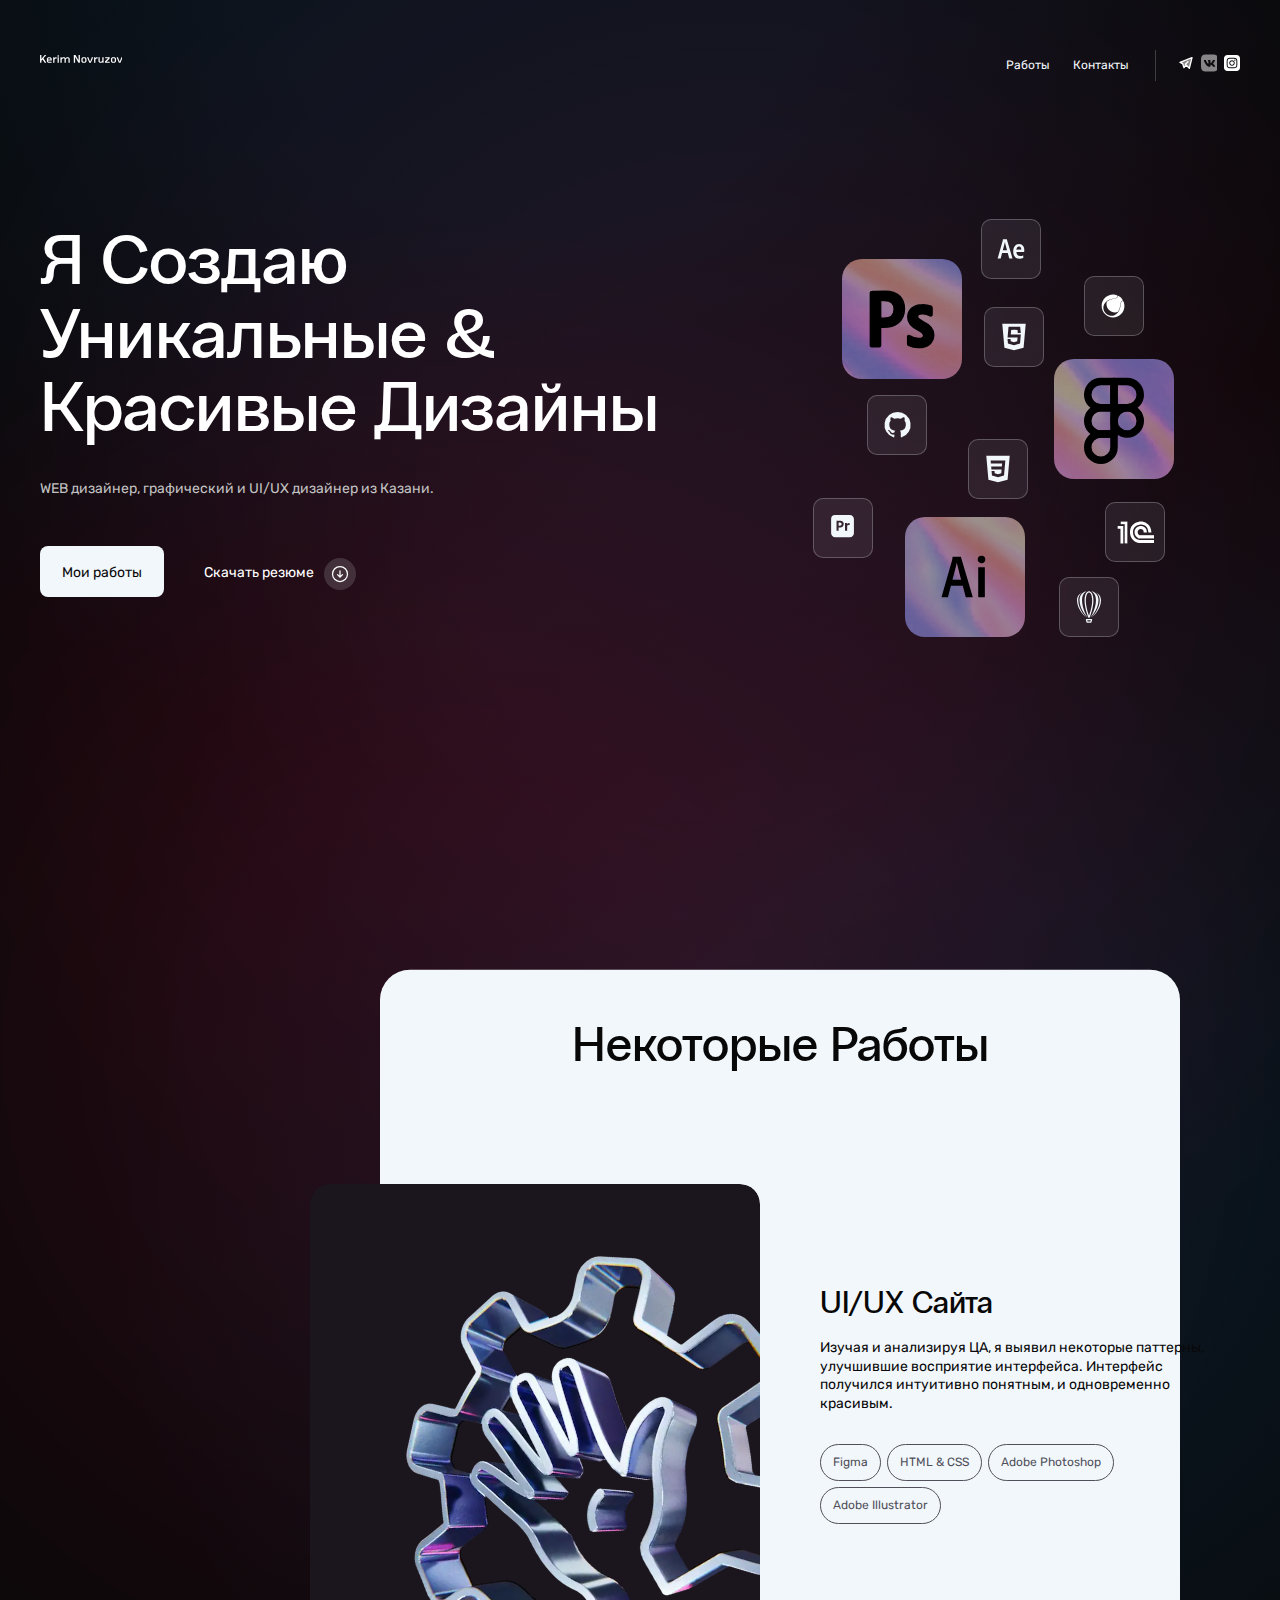
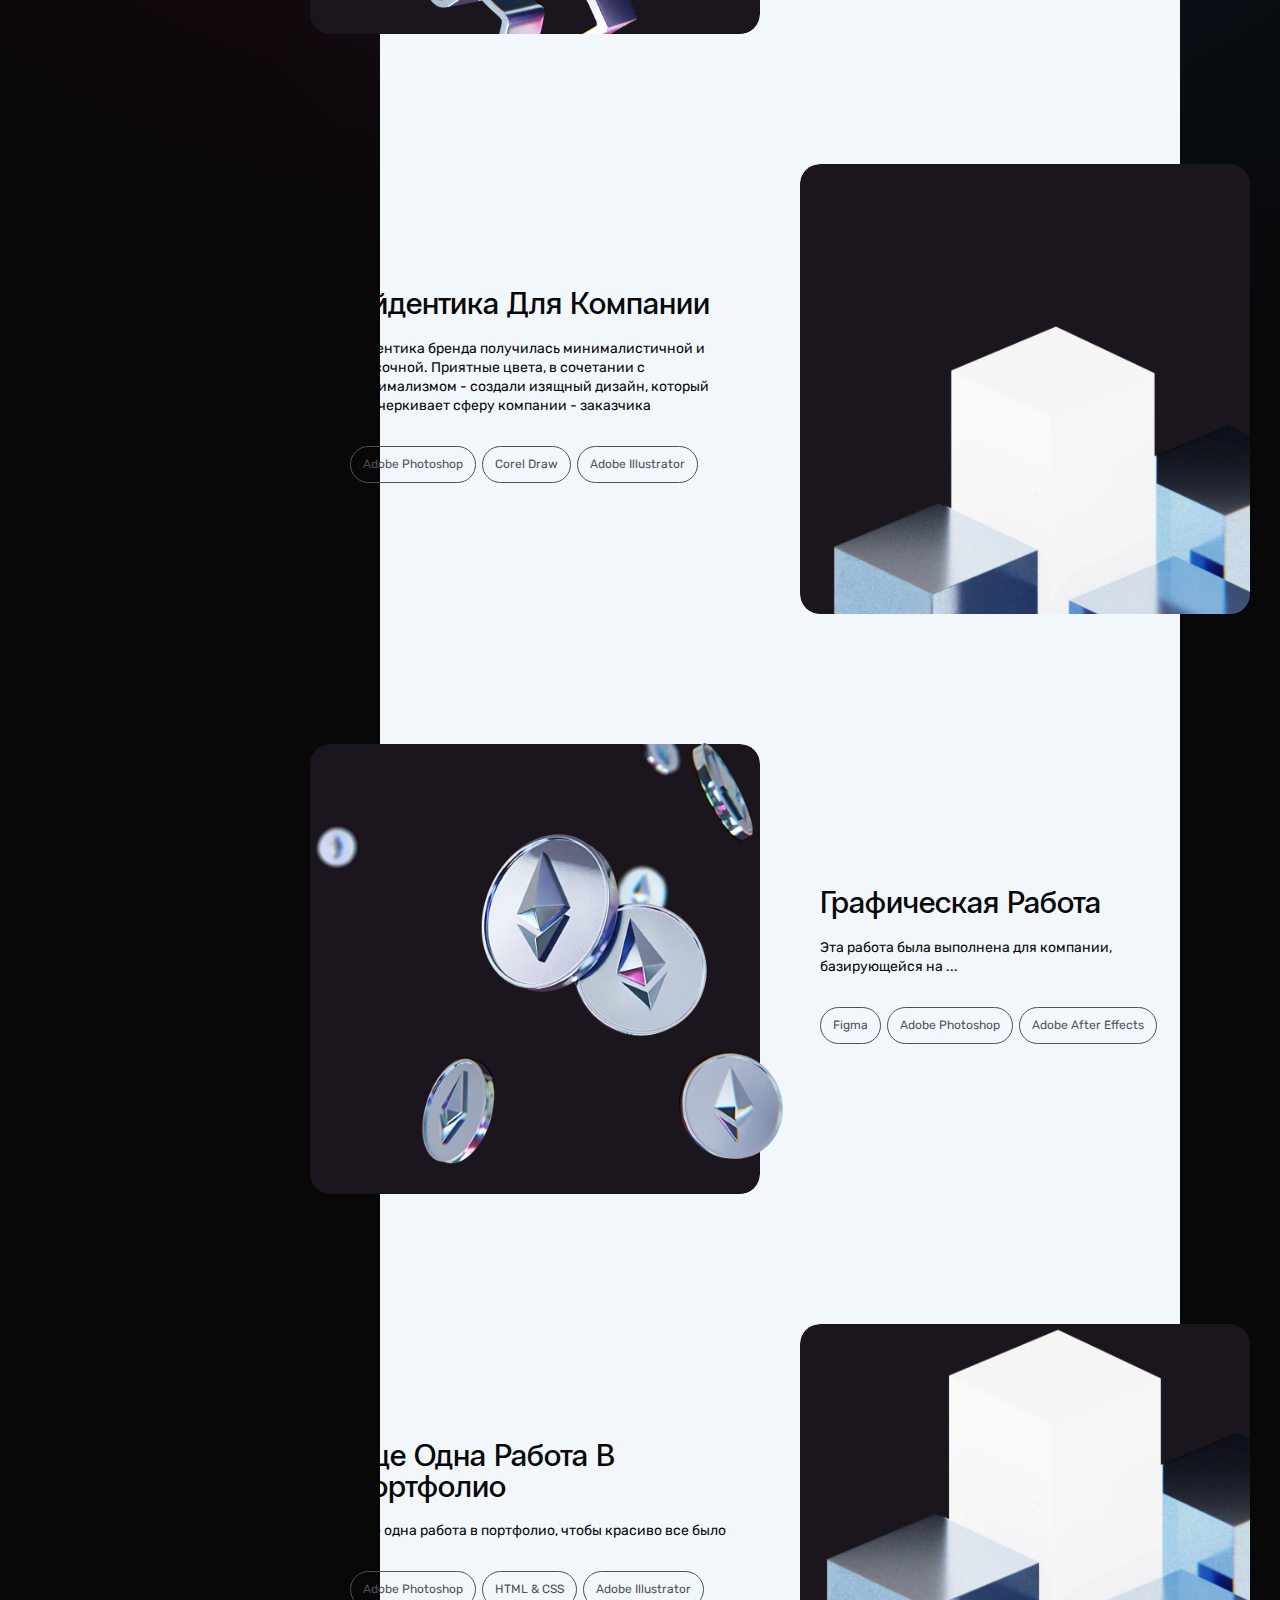
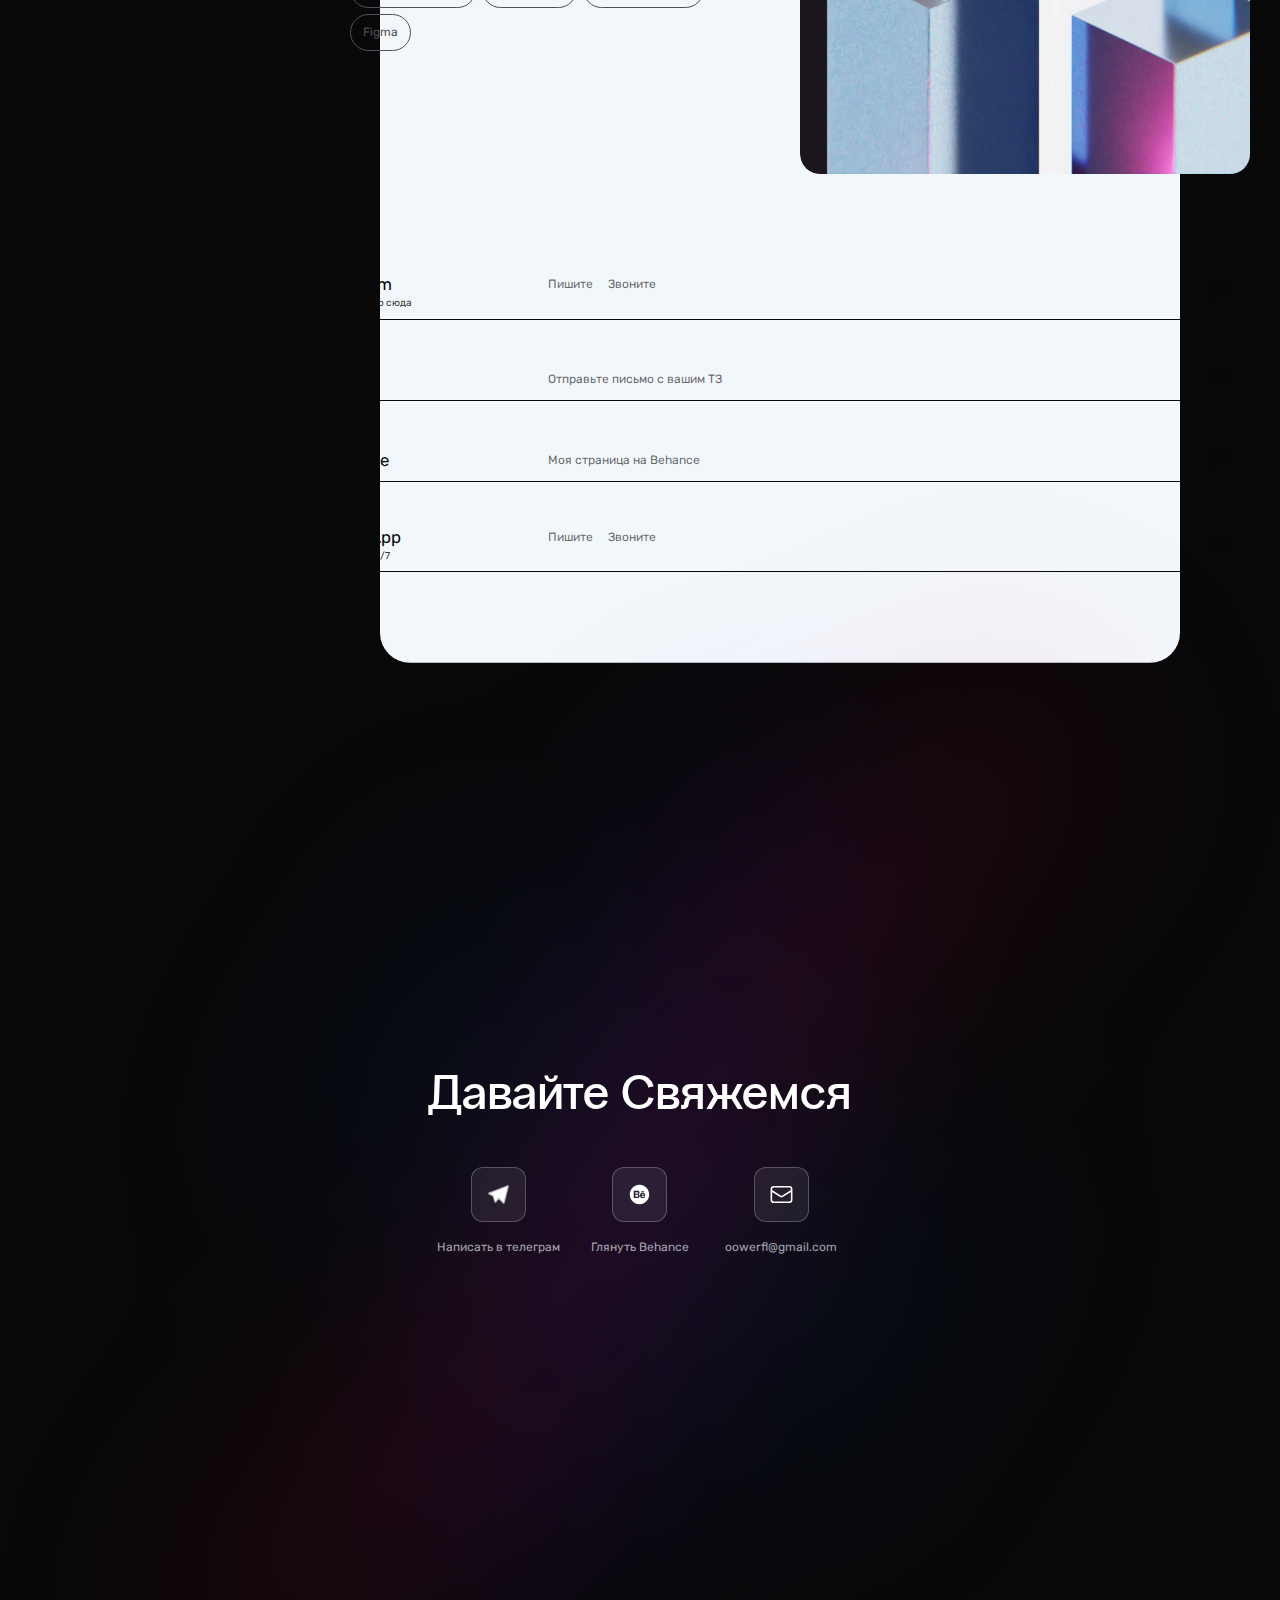
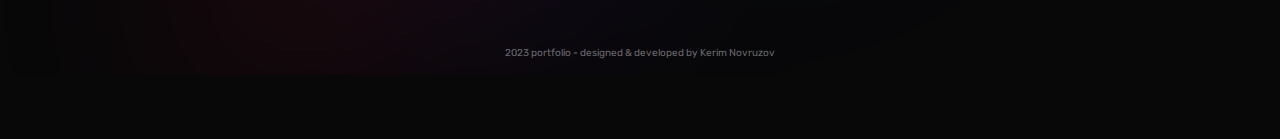
<file: index.html>
<!DOCTYPE html>
<html lang="ru">
<head>
		<meta name="site-created" content="03.03.2023">
    <meta charset="UTF-8">
    <meta http-equiv="X-UA-Compatible" content="IE=edge">
    <meta name="viewport" content="width=device-width, initial-scale=1.0">
    <meta name="author" content="Kerim Novruzov">
    <meta name="description" content="WEB дизайнер, графический и UI/UX дизайнер из Казани.">
    <link rel="apple-touch-icon" sizes="180x180" href="fav/apple-touch-icon.png">
    <link rel="icon" type="image/png" sizes="32x32" href="fav/favicon-32x32.png">
    <link rel="icon" type="image/png" sizes="16x16" href="fav/favicon-16x16.png">
    <link rel="manifest" href="fav/site.webmanifest">
    <link rel="mask-icon" href="fav/safari-pinned-tab.svg" color="#5bbad5">
    <meta name="theme-color" content="#080809">
    <meta property="og:title" content="Kerim Novruzov | Designer">
    <meta property="og:site_name" content="kerim.ru">
    <meta property="og:url" content="kerim.ru">
    
    <meta property="og:description" content="WEB дизайнер, графический и UI/UX дизайнер из Казани.">
    <meta property="og:type" content="website">
    
    <meta property="og:image" content="kerim.ru">
    <title>Kerim Novruzov | Designer</title>
    
    <link rel="stylesheet" href="scss/main.min.1a56c6578ccdf98b60762f7a7e238611cc9d061a77cd881b1d90fda97d49dc31.css">
    <link rel="preconnect" href="https://fonts.googleapis.com">
    <link rel="preconnect" href="https://fonts.gstatic.com" crossorigin>
    <link href="https://fonts.googleapis.com/css2?family=Rubik:ital,wght@0,400;0,500;1,400&display=swap" rel="stylesheet">
    <script async src="https://www.googletagmanager.com/gtag/js?id=G-MVK5XFVQZ2"></script>
    <script>
        window.dataLayer = window.dataLayer || [];
        function gtag(){dataLayer.push(arguments);}
        gtag('js', new Date());
        gtag('config', 'G-MVK5XFVQZ2', { 'anonymize_ip': true });
    </script>
</head>
<body  class="homepage"  data-barba="wrapper">
    
    <main class="relative" data-barba="container" data-barba-namespace="home">
        <div class="z-index-max">
            <div data-jump-container="menu" class="mobile-responsive-menu"></div>
            <div>
                <section class="section-wrapper" id="section-intro">
                <header class="container" data-jump-to="menu">
    <div class="site-top-menu">
        <div class="flex justify-between w-100">
            <a href="index.html" aria-label="Kerim's logo" class="site-logo site-logo__large mobile-hidden" aria-current="page">
							<svg width="758" height="71" viewBox="0 0 750 70" fill="none" xmlns="http://www.w3.org/2000/svg">
								<path d="M0.680001 71V0.247995H12.68V35.576L43.592 0.247995H57.704L31.688 30.488L57.704 71H43.112L23.336 40.088L12.68 52.376V71H0.680001ZM73.4585 71L62.8025 60.344V31.544L73.4585 20.792H96.4985L107.155 31.544V50.168H74.4185V57.272L78.6425 61.496H106.291V71H73.4585ZM74.4185 41.24H95.5385V34.04L91.3145 29.816H78.6425L74.4185 34.04V41.24ZM120.575 71V20.792H132.191V29.72L141.215 20.792H152.543V32.408H141.311L132.191 41.528V71H120.575ZM160.7 15.32V3.32H172.316V15.32H160.7ZM160.7 71V20.792H172.316V71H160.7ZM186.763 71V20.792H198.379V29.72L207.403 20.792H225.355L234.283 29.816L243.307 20.792H261.259L271.915 31.544V71H260.299V34.232L256.267 29.816H246.091L236.01 39.896V71H224.395V34.232L220.363 29.816H210.187L198.379 41.528V71H186.763ZM309.118 71V0.247995H324.574L352.606 49.688V0.247995H364.702V71H351.55L323.518 21.56H321.118V71H309.118ZM389.302 71L378.646 60.344V31.544L389.302 20.792H414.454L425.11 31.544V60.344L414.454 71H389.302ZM394.486 62.072L409.27 61.976L413.494 57.752V34.04L409.27 29.816H394.486L390.262 34.04V57.752L394.486 62.072ZM451.402 71L429.898 20.792H442.666L457.161 59.576H459.466L473.962 20.792H486.73L465.13 71H451.402ZM494.919 71V20.792H506.535V29.72L515.559 20.792H526.887V32.408H515.655L506.535 41.528V71H494.919ZM545.22 71L534.564 60.344V20.792H546.18V57.56L550.212 61.976H559.908L570.084 51.992V20.792H581.7V71H570.084V63.8L562.788 71H545.22ZM594.155 71V60.344L623.147 30.296H596.171V20.792H637.355V31.544L608.363 61.496H638.027V71H594.155ZM659.677 71L649.021 60.344V31.544L659.677 20.792H684.829L695.485 31.544V60.344L684.829 71H659.677ZM664.861 62.072L679.645 61.976L683.869 57.752V34.04L679.645 29.816H664.861L660.637 34.04V57.752L664.861 62.072ZM721.777 71L700.273 20.792H713.041L727.536 59.576H729.841L744.337 20.792H757.105L735.505 71H721.777Z" fill="white"/>
								</svg>
            </a>
            <div class="mobile-actions">
                <div class="mobile-actions__left">
                    <div class="contact-bar">
                        <a href="https://t.me/owerfl" target="_blank" id="mobile-button-calendly" rel="noreferrer" aria-label="Написать в телеграм">
													<svg xmlns="http://www.w3.org/2000/svg" class="icon icon-tabler icon-tabler-brand-telegram" width="24" height="24" viewBox="0 0 24 24" stroke-width="2" stroke="currentColor" fill="none" stroke-linecap="round" stroke-linejoin="round"> <path stroke="none" d="M0 0h24v24H0z" fill="none"/> <path d="M15 10l-4 4l6 6l4 -16l-18 7l4 2l2 6l3 -4" /> </svg>
                        </a>
                        <a href="mailto:oowerfl@gmail.com" target="_blank" rel="noreferrer" aria-label="Письмо oowerfl@gmail.com">
                            <svg xmlns="http://www.w3.org/2000/svg" fill="none" viewBox="0 0 24 24" stroke-width="1.5" stroke="currentColor" class="w-6 h-6">
                                <path stroke-linecap="round" stroke-linejoin="round" d="M21.75 6.75v10.5a2.25 2.25 0 01-2.25 2.25h-15a2.25 2.25 0 01-2.25-2.25V6.75m19.5 0A2.25 2.25 0 0019.5 4.5h-15a2.25 2.25 0 00-2.25 2.25m19.5 0v.243a2.25 2.25 0 01-1.07 1.916l-7.5 4.615a2.25 2.25 0 01-2.36 0L3.32 8.91a2.25 2.25 0 01-1.07-1.916V6.75" />
                            </svg>
                        </a>
                        <a href="https://www.behance.net/owerfl" target="_blank" rel="noreferrer" aria-label="Посмотреть беханс" id="mobile-button-linkedin">
													<svg enable-background="new 0 0 64 64" height="64px" id="Layer_1" version="1.1" viewBox="0 0 64 64" width="64px" xml:space="preserve" xmlns="http://www.w3.org/2000/svg" xmlns:xlink="http://www.w3.org/1999/xlink"><g><path d="M28.068,27.86c0-1.9-1.293-1.9-1.293-1.9h-0.685h-4.634h-0.002v4.078h4.991C27.308,30.038,28.068,29.763,28.068,27.86z"/><path d="M40.394,30.038c-2.822,0-3.215,2.816-3.215,2.816h6.003C43.182,32.854,43.219,30.038,40.394,30.038z"/><path d="M26.775,32.854h-5.318v4.884h4.711c0.08,0,0.198,0.004,0.339,0c0.757-0.017,2.196-0.235,2.196-2.374   C28.703,32.83,26.775,32.854,26.775,32.854z"/><path d="M32,7.174C18.311,7.174,7.174,18.311,7.174,32c0,13.689,11.137,24.826,24.826,24.826c13.689,0,24.826-11.137,24.826-24.826   C56.826,18.311,45.689,7.174,32,7.174z M36.392,23.789h7.54v2.251h-7.54V23.789z M32.581,35.593c0,5.577-5.806,5.394-5.806,5.394   h-5.318h-0.156h-4.034V22.712h4.034h0.156h5.318c2.891,0,5.172,1.597,5.172,4.867c0,3.269-2.788,3.477-2.788,3.477   C32.834,31.056,32.581,35.593,32.581,35.593z M46.685,35.293h-9.47c0,3.396,3.216,3.181,3.216,3.181c3.037,0,2.93-1.965,2.93-1.965   h3.218c0,5.217-6.254,4.859-6.254,4.859c-7.503,0-7.021-6.985-7.021-6.985s-0.006-7.022,7.021-7.022   C47.722,27.361,46.684,35.293,46.685,35.293z"/></g></svg>
                        </a>
                    </div>
                </div>
                <div class="mobile-actions__right"> 
                    <div class="contact-bar" id="mobile-menu-toggle">
                        <a href="index.html#section-work" aria-label="Scroll to Kerim's work">Работы</a>
                        
                        
                        <a href="files/resume.pdf" target="_blank" rel="noreferrer" aria-label="Download Kerim's Resume">Резюме</a>
                    </div>    
                </div>
            </div>
            <div class="flex align-center mobile-collapse">
                <nav class="nav" role="navigation" aria-label="Main">
                    <a href="index.html#section-work" aria-label="Scroll to Kerim's work">Работы</a>
                    <a href="index.html#section-contact" aria-label="Download Kerim's Resume">Контакты</a>
                </nav>
                <div class="socials" role="navigation" aria-label="Socials">
                    <a href="https://t.me/owerfl" target="_blank" rel="noreferrer" aria-label="Телеграм">
											<svg xmlns="http://www.w3.org/2000/svg" class="icon icon-tabler icon-tabler-brand-telegram" width="24" height="24" viewBox="0 0 24 24" stroke-width="2" stroke="currentColor" fill="none" stroke-linecap="round" stroke-linejoin="round"> <path stroke="none" d="M0 0h24v24H0z" fill="none"/> <path d="M15 10l-4 4l6 6l4 -16l-18 7l4 2l2 6l3 -4" /> </svg>
                    </a>
                    <a href="https://vk.com/endupdead" target="_blank" rel="noreferrer" aria-label="Вконтакте">
											<?xml version="1.0" encoding="utf-8"?>
											<svg fill="#000000" width="2" height="25" viewBox="0 0 30 30" stroke-width="2" xmlns="http://www.w3.org/2000/svg"><path d="M20.911 0h-9.823c-8.964 0-11.089 2.125-11.089 11.089v9.823c0 8.964 2.125 11.089 11.089 11.089h9.823c8.964 0 11.089-2.125 11.089-11.089v-9.823c0-8.964-2.146-11.089-11.089-11.089zM25.833 22.828h-2.323c-0.88 0-1.151-0.698-2.734-2.302-1.375-1.333-1.984-1.51-2.323-1.51-0.479 0-0.615 0.135-0.615 0.792v2.099c0 0.563-0.177 0.901-1.667 0.901-2.464 0-5.198-1.49-7.115-4.266-2.891-4.068-3.682-7.115-3.682-7.745 0-0.339 0.135-0.656 0.786-0.656h2.328c0.589 0 0.813 0.271 1.042 0.901 1.151 3.323 3.068 6.234 3.859 6.234 0.292 0 0.427-0.135 0.427-0.88v-3.432c-0.089-1.583-0.922-1.719-0.922-2.281 0-0.271 0.224-0.542 0.583-0.542h3.661c0.495 0 0.677 0.271 0.677 0.854v4.63c0 0.5 0.224 0.677 0.359 0.677 0.292 0 0.542-0.177 1.083-0.719 1.672-1.875 2.87-4.766 2.87-4.766 0.156-0.339 0.427-0.656 1.016-0.656h2.328c0.698 0 0.854 0.359 0.698 0.859-0.292 1.354-3.141 5.375-3.141 5.375-0.245 0.406-0.339 0.583 0 1.036 0.25 0.339 1.063 1.042 1.604 1.672 0.995 1.13 1.76 2.078 1.964 2.734 0.229 0.651-0.109 0.99-0.766 0.99z"/>
											</svg>										</a>
                    <a href="https://www.instagram.com/lildullboy/" target="_blank" rel="noreferrer" aria-label="Instagram">
                        <svg xmlns="http://www.w3.org/2000/svg" width="24" height="24" viewBox="0 0 24 24"><path d="M15.233 5.488c-.843-.038-1.097-.046-3.233-.046s-2.389.008-3.232.046c-2.17.099-3.181 1.127-3.279 3.279-.039.844-.048 1.097-.048 3.233s.009 2.389.047 3.233c.099 2.148 1.106 3.18 3.279 3.279.843.038 1.097.047 3.233.047 2.137 0 2.39-.008 3.233-.046 2.17-.099 3.18-1.129 3.279-3.279.038-.844.046-1.097.046-3.233s-.008-2.389-.046-3.232c-.099-2.153-1.111-3.182-3.279-3.281zm-3.233 10.62c-2.269 0-4.108-1.839-4.108-4.108 0-2.269 1.84-4.108 4.108-4.108s4.108 1.839 4.108 4.108c0 2.269-1.839 4.108-4.108 4.108zm4.271-7.418c-.53 0-.96-.43-.96-.96s.43-.96.96-.96.96.43.96.96-.43.96-.96.96zm-1.604 3.31c0 1.473-1.194 2.667-2.667 2.667s-2.667-1.194-2.667-2.667c0-1.473 1.194-2.667 2.667-2.667s2.667 1.194 2.667 2.667zm4.333-12h-14c-2.761 0-5 2.239-5 5v14c0 2.761 2.239 5 5 5h14c2.762 0 5-2.239 5-5v-14c0-2.761-2.238-5-5-5zm.952 15.298c-.132 2.909-1.751 4.521-4.653 4.654-.854.039-1.126.048-3.299.048s-2.444-.009-3.298-.048c-2.908-.133-4.52-1.748-4.654-4.654-.039-.853-.048-1.125-.048-3.298 0-2.172.009-2.445.048-3.298.134-2.908 1.748-4.521 4.654-4.653.854-.04 1.125-.049 3.298-.049s2.445.009 3.299.048c2.908.133 4.523 1.751 4.653 4.653.039.854.048 1.127.048 3.299 0 2.173-.009 2.445-.048 3.298z" style="fill-rule:evenodd" fill="white"></path></svg>
                    </a>
                </div>
            </div>
        </div>
    </div>
</header>
                
                    <div class="container">

<a href="index.html" aria-label="Kerim logo" class="site-logo site-logo__large mobile-show" aria-current="page">
    <svg width="100%" height="100%" viewBox="0 0 800 100" version="1.1" xmlns="http://www.w3.org/2000/svg" xmlns:xlink="http://www.w3.org/1999/xlink" xml:space="preserve" xmlns:serif="http://www.serif.com/" style="fill-rule:evenodd;clip-rule:evenodd;stroke-linejoin:round;stroke-miterlimit:2;">
			<path d="M0.680001 71V0.247995H12.68V35.576L43.592 0.247995H57.704L31.688 30.488L57.704 71H43.112L23.336 40.088L12.68 52.376V71H0.680001ZM73.4585 71L62.8025 60.344V31.544L73.4585 20.792H96.4985L107.155 31.544V50.168H74.4185V57.272L78.6425 61.496H106.291V71H73.4585ZM74.4185 41.24H95.5385V34.04L91.3145 29.816H78.6425L74.4185 34.04V41.24ZM120.575 71V20.792H132.191V29.72L141.215 20.792H152.543V32.408H141.311L132.191 41.528V71H120.575ZM160.7 15.32V3.32H172.316V15.32H160.7ZM160.7 71V20.792H172.316V71H160.7ZM186.763 71V20.792H198.379V29.72L207.403 20.792H225.355L234.283 29.816L243.307 20.792H261.259L271.915 31.544V71H260.299V34.232L256.267 29.816H246.091L236.01 39.896V71H224.395V34.232L220.363 29.816H210.187L198.379 41.528V71H186.763ZM309.118 71V0.247995H324.574L352.606 49.688V0.247995H364.702V71H351.55L323.518 21.56H321.118V71H309.118ZM389.302 71L378.646 60.344V31.544L389.302 20.792H414.454L425.11 31.544V60.344L414.454 71H389.302ZM394.486 62.072L409.27 61.976L413.494 57.752V34.04L409.27 29.816H394.486L390.262 34.04V57.752L394.486 62.072ZM451.402 71L429.898 20.792H442.666L457.161 59.576H459.466L473.962 20.792H486.73L465.13 71H451.402ZM494.919 71V20.792H506.535V29.72L515.559 20.792H526.887V32.408H515.655L506.535 41.528V71H494.919ZM545.22 71L534.564 60.344V20.792H546.18V57.56L550.212 61.976H559.908L570.084 51.992V20.792H581.7V71H570.084V63.8L562.788 71H545.22ZM594.155 71V60.344L623.147 30.296H596.171V20.792H637.355V31.544L608.363 61.496H638.027V71H594.155ZM659.677 71L649.021 60.344V31.544L659.677 20.792H684.829L695.485 31.544V60.344L684.829 71H659.677ZM664.861 62.072L679.645 61.976L683.869 57.752V34.04L679.645 29.816H664.861L660.637 34.04V57.752L664.861 62.072ZM721.777 71L700.273 20.792H713.041L727.536 59.576H729.841L744.337 20.792H757.105L735.505 71H721.777Z" fill="white"/>
    </svg>
</a>

<div class="grid grid__3-2 grid-lg-unset">
    <div id="intro-wrapper">
        <h1 id="intro-title">
            Я создаю уникальные &amp; красивые дизайны
        </h1>
        <p id="intro-description">
					WEB дизайнер, графический и UI/UX дизайнер из Казани.
        </p>
        <div id="intro-buttons" class="mobile-hidden">
            <a class="btn btn-white" href="index.html#section-work">Мои работы</a>
            
            <a href="files/resume.pdf" target="_blank" rel="noreferrer" aria-label="Download Kerim's Resume" class="btn btn-flex">
                <span>Скачать резюме</span>
                <div class="btnicon btnicon-glass btnicon-right">
                    <svg xmlns="http://www.w3.org/2000/svg" fill="none" viewBox="0 0 24 24" stroke-width="1.5" stroke="currentColor" class="w-6 h-6">
                    <path stroke-linecap="round" stroke-linejoin="round" d="M9 12.75l3 3m0 0l3-3m-3 3v-7.5M21 12a9 9 0 11-18 0 9 9 0 0118 0z" />
                </svg>
              </div>
            </a>
        </div>
    </div>

    <div id="skills-wrapper">
        
        <div class="skill-wrapper" id="skill-php">
            <div class="skill-logo">
													<svg width="100%" height="100%" viewBox="0 0 40 40" stroke="black" xmlns="http://www.w3.org/2000/svg"><title/><g id="Photoshop"><path d="M14.28,11c-1.62,0-3.16,0-4.21.08-.13,0-.36.08-.36.2V28.8c0,.15.07.2.2.2H12.4c.15,0,.2-.07.2-.2V22.54c.44,0,.65,0,1.27,0,3.69,0,6.69-1.78,6.69-5.92C20.56,13.48,18.8,11,14.28,11Zm-.34,9a11.61,11.61,0,0,1-1.32,0V13.64c.29,0,.91-.05,1.56-.05,2.17,0,3.46,1.05,3.46,3.12C17.64,19.3,15.84,20,13.94,20Zm16.38,5.28c0,2.61-2,4-4.7,4a7.12,7.12,0,0,1-3.35-.7c-.11-.05-.13-.13-.13-.26V25.9c0-.16.08-.21.2-.13a6.08,6.08,0,0,0,3.28,1c1.3,0,1.84-.54,1.84-1.28s-.38-1.11-2-2c-2.32-1.11-3.29-2.24-3.29-4.12,0-2.11,1.65-3.86,4.51-3.86a7.42,7.42,0,0,1,2.93.46.35.35,0,0,1,.16.32v2.24c0,.14-.08.22-.24.17A5.5,5.5,0,0,0,26.65,18c-1.29,0-1.73.66-1.73,1.2s.3,1,2,1.89C29.52,22.31,30.32,23.5,30.32,25.25Z"/></g></svg>
               
            </div>
            <div class="skill skill__large" data-staticx="200" data-skill="" style="background-image:url('img/holographic.webp')"></div>
        </div>
        
        
        <div class="skill-wrapper" id="skill-js">
            <div class="skill-logo">
							<svg class="skill-logo__image" fill="none" width="100%" height="100%" stroke="black" stroke-linecap="round" stroke-linejoin="round" stroke-width="2" viewBox="0 0 24 24" width="24" xmlns="http://www.w3.org/2000/svg"><path d="M5 5.5A3.5 3.5 0 0 1 8.5 2H12v7H8.5A3.5 3.5 0 0 1 5 5.5z"/><path d="M12 2h3.5a3.5 3.5 0 1 1 0 7H12V2z"/><path d="M12 12.5a3.5 3.5 0 1 1 7 0 3.5 3.5 0 1 1-7 0z"/><path d="M5 19.5A3.5 3.5 0 0 1 8.5 16H12v3.5a3.5 3.5 0 1 1-7 0z"/><path d="M5 12.5A3.5 3.5 0 0 1 8.5 9H12v7H8.5A3.5 3.5 0 0 1 5 12.5z"/></svg>
            </div>
            <div class="skill skill__large" data-staticx="350" data-skill="" style="background-image:url('img/holographic.webp')"></div>
        </div>
        
        
        <div class="skill-wrapper" id="skill-dotnet">
            <div class="skill-logo">
									<svg class="skill-logo__image" viewBox="0 0 40 40" xmlns="http://www.w3.org/2000/svg"><title/><g id="Illustrator"><path d="M13.74,23.92l-1.29,4.92c0,.13-.08.16-.25.16H9.8c-.17,0-.2-.05-.17-.25l4.65-16.27a5.65,5.65,0,0,0,.17-1.36c0-.11,0-.16.13-.16H18c.12,0,.17,0,.2.16l5.21,17.67c0,.13,0,.21-.13.21H20.57c-.13,0-.21,0-.25-.15L19,23.92Zm4.55-2.65c-.46-1.81-1.54-5.78-1.95-7.69h0c-.34,1.91-1.21,5.15-1.9,7.69Zm7.37-9.1a1.67,1.67,0,0,1,3.34,0,1.56,1.56,0,0,1-1.7,1.67,1.54,1.54,0,0,1-1.64-1.67Zm.2,3.72c0-.13.05-.2.19-.2h2.57c.13,0,.2.05.2.2V28.8c0,.13,0,.2-.2.2H26.09c-.17,0-.22-.08-.22-.21V15.89Z"/></g></svg>
                </svg>   
            </div>
            <div class="skill skill__large" data-staticx="-150" data-skill="" style="background-image:url('img/holographic.webp')"></div>
        </div>
        
        
        <div class="skill-wrapper magnetic" id="skill-laravel">
            <div class="skill skill--small">
                <svg class="skill--small__logo" width="100%" height="100%" viewBox="0 0 512 512" version="1.1" xmlns="http://www.w3.org/2000/svg" xmlns:xlink="http://www.w3.org/1999/xlink" xml:space="preserve" xmlns:serif="http://www.serif.com/" style="fill-rule:evenodd;clip-rule:evenodd;stroke-linejoin:round;stroke-miterlimit:2;">
									<svg viewBox="0 0 40 40" xmlns="http://www.w3.org/2000/svg"><g id="Aftereffect"><path d="M29.45,20.65a9.9,9.9,0,0,0,1.36,0c0-.13,0-.22,0-.32,0-1-.48-2.84-2.4-2.84-1.77,0-2.53,1.55-2.71,3.19ZM25.7,23.18c0,2.49,1.22,4.17,4,4.17a7.3,7.3,0,0,0,3-.57c.13-.06.22,0,.22.12v2.31a.4.4,0,0,1-.19.37,8.31,8.31,0,0,1-3.7.7c-4.87,0-6.69-3.6-6.69-7.6,0-4.35,2.25-7.91,6.21-7.91S34,18.15,34,20.89a9.46,9.46,0,0,1-.15,2c0,.15-.09.2-.24.24a27.88,27.88,0,0,1-3.08.13H25.7ZM15.82,21.3c-.51-2.05-1.77-6.51-2.23-8.67h0c-.38,2.16-1.4,5.81-2.15,8.67Zm-5.18,3L9.18,29.8c0,.15-.09.2-.27.2H6.2C6,30,6,30,6,29.73l5.24-18.31a5.5,5.5,0,0,0,.18-1.51c0-.13.06-.19.15-.19h3.87c.13,0,.19,0,.22.19l5.87,19.85c0,.15,0,.24-.15.24h-3a.25.25,0,0,1-.28-.18l-1.51-5.53Z"/></g></svg>
                <span class="skill--small__name">After Effects</span>    
            </div>
        </div>
        
        
        <div class="skill-wrapper magnetic" id="skill-elastic">
            <div class="skill skill--small">
                <svg class="skill--small__logo" width="100%" height="100%" viewBox="0 0 512 512" version="1.1" xmlns="http://www.w3.org/2000/svg" xmlns:xlink="http://www.w3.org/1999/xlink" xml:space="preserve" xmlns:serif="http://www.serif.com/" style="fill-rule:evenodd;clip-rule:evenodd;stroke-linejoin:round;stroke-miterlimit:2;">
									<svg fill="white" width="100%" height="100%" viewBox="-7 -8 40 40" role="img" xmlns="http://www.w3.org/2000/svg"><path d="M12.052 0C5.394-.007-.003 5.412 0 11.976.003 18.654 5.475 23.981 11.978 24c6.535.02 12.057-5.306 12.022-11.998-.009-1.665-.53-5.371-1.84-5.276-1.98.145-2.159 4.12-2.377 5.407-.417 2.46-1.346 5.08-2.953 6.99-1.88 2.359-4.697 3.634-7.662 3.158-3.55-.564-5.893-3.278-6.68-5.201-.753-1.723-1.035-4.162-.07-6.324 1.16-2.766 3.734-4.632 6.28-5.584 2.006-.827 4.103-1.151 5.357-1.375 2.516-.5 2.855-1.463 2.814-2.149-.015-.252-.256-.724-.785-.943C15.03.269 13.268.001 12.052 0zm5.098 1.342c.139.398.088.85-.148 1.256-.325.56-.972 1.05-1.897 1.29-1.636.428-2.976.554-4.34.96-1.312.39-3.397 1.018-5.316 2.552-.268.842-.341 1.892-.369 2.662.15 5.014 4.557 8.884 9.17 8.682.853-.037 1.921-.261 2.912-.68a13.56 13.56 0 0 0 1.387-2.683l.002-.002v-.002c.424-1.03.606-1.836.8-2.793.32-1.565.202-2.88 1.012-4.758.251-.582.71-1.113 1.258-1.346.25-.105.522-.133.79-.072-.89-2.471-3.115-4.326-5.26-5.066z"/></svg>
                </svg>
                <span class="skill--small__name">Cinema 4D</span>              
            </div>
        </div>
        
        
        <div class="skill-wrapper magnetic" id="skill-craftcms">
            <div class="skill skill--small">
                <svg class="skill--small__logo" width="100%" height="100%" viewBox="0 0 512 512" version="1.1" xmlns="http://www.w3.org/2000/svg" xmlns:xlink="http://www.w3.org/1999/xlink" xml:space="preserve" xmlns:serif="http://www.serif.com/" style="fill-rule:evenodd;clip-rule:evenodd;stroke-linejoin:round;stroke-miterlimit:2;">
									<svg viewBox="0 0 40 40" xmlns="http://www.w3.org/2000/svg"><g id="Javascript"><path d="M9.9,31.2,7.66,6H32.34L30.1,31.2,20,34ZM13.2,22l.43,4.86L20,28.63h0l6.33-1.75.85-9.49H16.58L17,12.56l3-.11h.56l3.16.11.29,3.27h3.1l-.59-6.61H14.24l-1,11.25H23.77l-.36,4L20,25.41h0l-3.44-.93L16.3,22Z"/></g></svg>
                </svg>      
                <span class="skill--small__name">CSS</span>            
            </div>
        </div>
        
        
        <div class="skill-wrapper magnetic" id="skill-azure">
            <div class="skill skill--small">
                <svg class="skill--small__logo" width="100%" height="100%" viewBox="0 0 512 512" version="1.1" xmlns="http://www.w3.org/2000/svg" xmlns:xlink="http://www.w3.org/1999/xlink" xml:space="preserve" xmlns:serif="http://www.serif.com/" style="fill-rule:evenodd;clip-rule:evenodd;stroke-linejoin:round;stroke-miterlimit:2;">
									<svg viewBox="0 0 40 40" xmlns="http://www.w3.org/2000/svg"><g id="CSS3"><path d="M32.34,6,30.1,31.2,20,34,9.9,31.2,7.66,6ZM13.22,22l.43,4.86L20,28.65h0l6.33-1.75,1.4-15.75H12.25l.28,3.09H24.34l-.28,3.17H12.81l.27,3.09H23.8l-.36,4L20,25.44h0l-3.45-.93L16.32,22Z"/></g></svg>
                </svg>    
                <span class="skill--small__name">HTML</span>      
            </div>
        </div>
        
        
        <div class="skill-wrapper magnetic" id="skill-python">
            <div class="skill skill--small">
                <svg class="skill--small__logo" width="100%" height="100%" viewBox="0 0 512 512" version="1.1" xmlns="http://www.w3.org/2000/svg" xmlns:xlink="http://www.w3.org/1999/xlink" xml:space="preserve" xmlns:serif="http://www.serif.com/" style="fill-rule:evenodd;clip-rule:evenodd;stroke-linejoin:round;stroke-miterlimit:2;">
									<svg viewBox="2 5 35 30" xmlns="http://www.w3.org/2000/svg"><defs><style></style></defs><title/><g id="GitHub"><path class="cls-1" d="M20,8a12,12,0,0,0-3.79,23.39c.6.11.82-.26.82-.58s0-1,0-2c-3.34.72-4-1.61-4-1.61a3.21,3.21,0,0,0-1.33-1.76c-1.09-.74.08-.73.08-.73a2.55,2.55,0,0,1,1.84,1.24,2.56,2.56,0,0,0,3.49,1,2.59,2.59,0,0,1,.76-1.61c-2.66-.3-5.47-1.33-5.47-5.93a4.63,4.63,0,0,1,1.24-3.22A4.28,4.28,0,0,1,13.7,13s1-.33,3.3,1.23a11.18,11.18,0,0,1,6,0C25.3,12.65,26.3,13,26.3,13a4.28,4.28,0,0,1,.12,3.17,4.63,4.63,0,0,1,1.23,3.22c0,4.61-2.8,5.63-5.47,5.92A2.88,2.88,0,0,1,23,27.52c0,1.6,0,2.89,0,3.29s.21.69.82.58A12,12,0,0,0,20,8Z"/></g></svg>
                </svg>   
                <span class="skill--small__name">GitHub</span>       
            </div>
        </div>
        
        
        <div class="skill-wrapper magnetic" id="skill-next">
            <div class="skill skill--small">        
							<svg class="skill--small__logo" fill="white" width="100%" height="100%" viewBox="0 -6 25 40" role="img" xmlns="http://www.w3.org/2000/svg"><path d="M10.15 8.42a2.93 2.93 0 0 0-1.18-.2 13.9 13.9 0 0 0-1.09.02v3.36l.39.02h.53c.39 0 .78-.06 1.15-.18.32-.09.6-.28.82-.53.21-.25.31-.59.31-1.03a1.45 1.45 0 0 0-.93-1.46zM19.75.3H4.25A4.25 4.25 0 0 0 0 4.55v14.9c0 2.35 1.9 4.25 4.25 4.25h15.5c2.35 0 4.25-1.9 4.25-4.25V4.55C24 2.2 22.1.3 19.75.3zm-7.09 11.65c-.4.56-.96.98-1.61 1.22-.68.25-1.43.34-2.25.34l-.5-.01-.43-.01v3.21a.12.12 0 0 1-.11.14H5.82c-.08 0-.12-.04-.12-.13V6.42c0-.07.03-.11.1-.11l.56-.01.76-.02.87-.02.91-.01c.82 0 1.5.1 2.06.31.5.17.96.45 1.34.82.32.32.57.71.73 1.14.15.42.23.85.23 1.3 0 .86-.2 1.57-.6 2.13zm6.82-3.15v1.95c0 .08-.05.11-.16.11a4.35 4.35 0 0 0-1.92.37c-.19.09-.37.21-.51.37v5.1c0 .1-.04.14-.13.14h-1.97a.14.14 0 0 1-.16-.12v-5.58l-.01-.75-.02-.78c0-.23-.02-.45-.04-.68a.1.1 0 0 1 .07-.11h1.78c.1 0 .18.07.2.16a3.03 3.03 0 0 1 .13.92c.3-.35.67-.64 1.08-.86a3.1 3.1 0 0 1 1.52-.39c.07-.01.13.04.14.11v.04z"/></svg>                
							<span class="skill--small__name">Premire</span>    
            </div>
        </div>
        
        
        <div class="skill-wrapper magnetic" id="skill-solidity">
            <div class="skill skill--small">
									<svg xmlns="http://www.w3.org/2000/svg"  class="skill--small__logo" width="100%" height="100%" viewBox="-5 -5 60 60"><path d="M 22 0 C 15 0 10 7 10 14 C 10 29.5 23 42 23 42 C 23 42 14 29 14 14 C 14 2 22 0 22 0 z M 25 0 C 23.790142 0 22.025875 0.72302138 20.572266 2.953125 C 19.118656 5.1832286 18 8.8769722 18 15 C 18 26.348485 23.816406 41.357422 23.816406 41.357422 L 24.0625 42 L 25.9375 42 L 26.183594 41.357422 C 26.183594 41.357422 32 26.348485 32 15 C 32 8.8769722 30.881344 5.1832286 29.427734 2.953125 C 27.974125 0.72302138 26.209858 0 25 0 z M 28 0 C 28 0 36 2 36 14 C 36 29 27 42 27 42 C 27 42 40 29.5 40 14 C 40 7 35 0 28 0 z M 14 2 C 14 2 6 5 6 14 C 6 31 21.5 42 21.5 42 C 21.5 42 8 30 8 14 C 8 5.75 14 2 14 2 z M 25 2 C 25.361142 2 26.598313 2.2769786 27.751953 4.046875 C 28.905594 5.8167714 30 9.1230278 30 15 C 30 24.37071 26.057934 35.593799 25 38.519531 C 23.942066 35.593799 20 24.37071 20 15 C 20 9.1230278 21.094406 5.8167714 22.248047 4.046875 C 23.401687 2.2769786 24.638858 2 25 2 z M 36 2 C 36 2 42 5.75 42 14 C 42 30 28.5 42 28.5 42 C 28.5 42 44 31 44 14 C 44 5 36 2 36 2 z M 21 44 A 1.0001 1.0001 0 0 0 20.029297 45.242188 L 21.029297 49.242188 A 1.0001 1.0001 0 0 0 22 50 L 28 50 A 1.0001 1.0001 0 0 0 28.970703 49.242188 L 29.970703 45.242188 A 1.0001 1.0001 0 0 0 29 44 L 21 44 z M 22.28125 46 L 27.71875 46 L 27.21875 48 L 22.78125 48 L 22.28125 46 z"/></svg> 
                <span class="skill--small__name">Corel Draw</span>      
            </div>
        </div>
        
        
        <div class="skill-wrapper magnetic" id="skill-docker">
            <div class="skill skill--small">
									<svg xmlns="http://www.w3.org/2000/svg" class="skill--small__logo" width="100%" height="100%" viewBox="-80 -400 1800 1800"><path d="M328.8 5.62H141.92v132.46H328.8v903.55h132.46V5.62z" fill="#fff"/><path d="M461.26 2.18H138.48v139.35h186.87v903.55H464.7V2.18zm-3.45 1036H332.24V134.64H145.37V9.07h312.44z" fill="#1d1d1b"/><path d="M132.48 218.5H0v132.46h132.48v690.67h132.46V218.5z" fill="white"/><path d="M1084.29 215.24c-59.52 0-282.84 53.19-282.84 298.92 0 143.21 91.94 228.57 163.41 266.37 43.58 21.84 96.18 20.72 96.18 20.72h1205.42V657.54H1072c-18.09 0-43-4.24-59-15.33-30.1-20.82-67.89-59.73-67.89-128.05 0-139.77 133.34-154.5 140.11-155.15 18.58.1 74.36 3.49 111.06 40.15 26.77 26.74 40.35 68.61 40.35 124.46h143.7c0-95.37-27.75-171.45-82.48-226.13-74.4-74.36-165.53-82.25-213.56-82.25z" fill="white"/><g fill="white"><path d="M1072 654.1c-16.51 0-41.34-3.86-57-14.72-30.29-21-66.4-59.69-66.4-125.22 0-137 131.4-151.18 137-151.72 20.65.13 73.27 4.16 108.3 39.16 26.1 26.07 39.33 67.13 39.33 122v3.44h150.57v-3.44c0-96.31-28.09-173.21-83.49-228.56s-128-83.26-216-83.26c-28.52 0-99.84 12.1-165.71 57.92C863.57 308 798 381.45 798 514.16c0 168.89 126.49 248.91 165.25 269.42 43.9 22 95.68 21.16 97.87 21.11h1208.79V654.1zm1191 143.7H1061c-.59 0-52.36.83-94.63-20.35-37.84-20-161.52-98.25-161.52-263.29 0-129.73 64-201.46 117.63-238.78 59.79-41.6 129.5-56.7 161.77-56.7 86.15 0 157.19 27.34 211.15 81.25 53.39 53.34 80.67 127.48 81.35 220.24H1240c-.57-55-14.38-96.61-41.25-123.45-36.84-36.8-91.63-41-113.48-41.15-6.2.58-143.57 15.4-143.57 158.59 0 68.52 37.73 109 69.37 130.88 17 11.76 42.6 16 60.94 16H2263zM1851.45 50h28c6.56 0 11.38 1.36 14.42 4.07a13.32 13.32 0 0 1 4.56 10.39 14.49 14.49 0 0 1-2.36 8 13.44 13.44 0 0 1-6.89 5.33q-4.54 1.68-12.56 1.68h-25.21zm0 79.13V89.62H1865a35.65 35.65 0 0 1 6.54.42 17.41 17.41 0 0 1 5.34 2.39 26.8 26.8 0 0 1 5.95 5.95c2.21 2.82 5.05 6.9 8.47 12.23l11.73 18.48h14.69l-15.35-24.17a58.82 58.82 0 0 0-9.72-11.83 30.71 30.71 0 0 0-7.08-4.42q12.73-1.77 18.83-8.26a22.37 22.37 0 0 0 6.12-16 25.45 25.45 0 0 0-3.64-13.41 19.79 19.79 0 0 0-9.85-8.48q-6.19-2.39-18-2.39h-39.27v89z" fill="white"/><path d="M1789 86.43A85.63 85.63 0 1 0 1874.6.81a85.72 85.72 0 0 0-85.6 85.62zm12.08 0A73.54 73.54 0 1 1 1874.6 160a73.62 73.62 0 0 1-73.54-73.57z" fill="white"/></g><path d="M1026.75 877.52c-41.37-5.52-302.06-53.24-302.06-375.19 0-354.52 363.75-360.15 384.65-360.15 23.94 0 340.15 12.07 344.26 381.42h143.7c-4-427-362-523.6-488-523.6C962.37 0 581 90.24 581 502.33c0 372.79 283.27 502.15 433.06 518.46l3.82.42 1252.71 2 .25-143.71z" fill="white"/></svg>     
                <span class="skill--small__name">1C</span>      
            </div>
        </div>
        
    </div>
</div>
</div>
                
                </section>

                <section class="section-wrapper" id="section-work">
                    <div id="work-section">
<div class="container container--small">
    <h2 class="text-center">Некоторые работы</h2>
		
    
    <div class="grid grid__1-1 work-item grid-md-unset " id="item-craft-education">
        
        <a href="works/craft-education/index.html" class="work-image" aria-label="View project casestudy">
            <img class="work-image__img" src="img/craft-blue.webp" alt="PHP at CRAFT-Education" id="img-craft-education">
            <div class="work-image-background"></div>
        </a>
        <div class="work-content">
            <div>
                <a href="works/craft-education/index.html" class="silent pointer" aria-label="View project casestudy"><h3 class="work-content__title">UI/UX сайта</h3></a>
                <p>Изучая и анализируя ЦА, я выявил некоторые паттерны, улучшившие восприятие интерфейса. Интерфейс получился интуитивно понятным, и одновременно красивым.</p>
                <div class="flex work-skills ">
                    
                    <span class="tag">Figma</span>

										<span class="tag">HTML & CSS</span>
                    
                    <span class="tag">Adobe Photoshop</span>
                    
                    <span class="tag">Adobe Illustrator</span>
                    
                </div>
            </div>
        </div>
    </div>
    
    
    
    
    
    <div class="grid grid__1-1 work-item grid-md-unset grid--reverse" id="item-microservices">
        
        <a href="works/microservices/index.html" class="work-image" aria-label="View project casestudy">
            <img class="work-image__img" src="img/microservice.webp" alt="Scaling microservices on Google Cloud Platform" id="img-microservices">
            <div class="work-image-background"></div>
        </a>
        <div class="work-content">
            <div>
                <a href="works/microservices/index.html" class="silent pointer" aria-label="View project casestudy"><h3 class="work-content__title">Айдентика для компании</h3></a>
                <p>Айдентика бренда получилась минималистичной и красочной. Приятные цвета, в сочетании с минимализмом - создали изящный дизайн, который подчеркивает сферу компании - заказчика.</p>
                <div class="flex work-skills  justify-end ">
                    
                    <span class="tag">Adobe Illustrator</span>

										<span class="tag">Corel Draw</span>
                    
                    <span class="tag">Adobe Photoshop</span>
                    
                </div>
            </div>
        </div>
    </div>
    
    
    
    
    
    <div class="grid grid__1-1 work-item grid-md-unset " id="item-web-3">
        
            <img src="img/eth.webp" id="special-img-web3-toplayer" alt="Web3 project cover image">
        
        <a href="works/web-3/index.html" class="work-image" aria-label="View project casestudy">
            <img class="work-image__img" src="img/eth2.webp" alt="Web3" id="img-web-3">
            <div class="work-image-background"></div>
        </a>
        <div class="work-content">
            <div>
                <a href="works/web-3/index.html" class="silent pointer" aria-label="View project casestudy"><h3 class="work-content__title">Графическая работа</h3></a>
                <p>Эта работа была выполнена для компании, базирующейся на ...</p>
                <div class="flex work-skills ">
                    
                    <span class="tag">Figma</span>
                    
                    <span class="tag">Adobe Photoshop</span>
                    
                    <span class="tag">Adobe After Effects</span>
                    
                </div>
            </div>
        </div>
    </div>
		<div class="grid grid__1-1 work-item grid-md-unset grid--reverse" id="item-microservices">
        
			<a href="works/microservices/index.html" class="work-image" aria-label="View project casestudy">
					<img class="work-image__img" src="img/microservice.webp" alt="Scaling microservices on Google Cloud Platform" id="img-microservices">
					<div class="work-image-background"></div>
			</a>
			<div class="work-content">
					<div>
							<a href="works/microservices/index.html" class="silent pointer" aria-label="View project casestudy"><h3 class="work-content__title">Еще одна работа в портфолио</h3></a>
							<p>Еще одна работа в портфолио, чтобы красиво все было.</p>
							<div class="flex work-skills  justify-end ">
									
									<span class="tag">Adobe Illustrator</span>

									<span class="tag">HTML & CSS</span>
									
									<span class="tag">Adobe Photoshop</span>

									<span class="tag">Figma</span>
									
							</div>
					</div>
			</div>
	</div>
    
    <div class="extra-work">
        
            <div class="extra-work-item">
                <div class="extra-work-item-content">
                    <span class="extra-work-item-content__title flex flex-column">Telegram
											<small class="work-credit">Желательно сюда</small>
                    </span>
										
                    
                    <div class="extra-work-item-content__tools">
                    
                        <span>Пишите</span>
                    
                        <span>Звоните	</span>
                    
                    </div>
                </div>
                
                
                    <a href="https://t.me/owerfl" target="_blank" rel="noreferrer" class="extra-work-item__github" aria-label="Написать в телеграм">
											<svg xmlns="http://www.w3.org/2000/svg" fill="none" viewBox="0 0 24 24" stroke-width="1.5" stroke="currentColor" class="w-6 h-6">
												<path stroke-linecap="round" stroke-linejoin="round" d="M4.5 19.5l15-15m0 0H8.25m11.25 0v11.25" />
										</svg>                     
									</a>
                

                
            </div>
        
            <div class="extra-work-item">
                <div class="extra-work-item-content">
                    <span class="extra-work-item-content__title flex flex-column">
											Email
                    </span>
                    
                    <div class="extra-work-item-content__tools">
                    
                        <span>Отправьте письмо с вашим ТЗ</span>

                    </div>
                </div>
                
                
                    <a href="mailto:oowerfl@gmail.com" target="_blank" rel="noreferrer" class="extra-work-item__github" aria-label="Написать в телеграм">
											<svg xmlns="http://www.w3.org/2000/svg" fill="none" viewBox="0 0 24 24" stroke-width="1.5" stroke="currentColor" class="w-6 h-6">
												<path stroke-linecap="round" stroke-linejoin="round" d="M4.5 19.5l15-15m0 0H8.25m11.25 0v11.25" />
										</svg>
									</a>
                
            </div>
        
            <div class="extra-work-item">
                <div class="extra-work-item-content">
                    <span class="extra-work-item-content__title flex flex-column">Behance
                        
                    </span>
                    
                    <div class="extra-work-item-content__tools">
                    
                        <span>Моя страница на Behance</span>
                    
                    </div>
                </div>
                
                

                
                    <a href="https://www.behance.net/owerfl" target="_blank" rel="noreferrer" class="extra-work-item__github" aria-label="Посмотреть Беханс">
											<svg xmlns="http://www.w3.org/2000/svg" fill="none" viewBox="0 0 24 24" stroke-width="1.5" stroke="currentColor" class="w-6 h-6">
												<path stroke-linecap="round" stroke-linejoin="round" d="M4.5 19.5l15-15m0 0H8.25m11.25 0v11.25" />
										</svg>
                    </a>
                
            </div>
        
            <div class="extra-work-item">
                <div class="extra-work-item-content">
                    <span class="extra-work-item-content__title flex flex-column">WhatsApp
                        
                            <small class="work-credit">Отвечаю 24/7</small>
                        
                    </span>
                    
                    <div class="extra-work-item-content__tools">
                    
                        <span>Пишите</span>

												<span>Звоните</span>
                    
                    </div>
                </div>
                
                

                
                    <a href="https://wa.me/79375950557?text=Привет! Буду рад сотрудничать" target="_blank" rel="noreferrer" class="extra-work-item__github" aria-label="Написать в WhatsApp">
											<svg xmlns="http://www.w3.org/2000/svg" fill="none" viewBox="0 0 24 24" stroke-width="1.5" stroke="currentColor" class="w-6 h-6">
												<path stroke-linecap="round" stroke-linejoin="round" d="M4.5 19.5l15-15m0 0H8.25m11.25 0v11.25" />
										</svg>
                    </a>
                
            </div>
        
        
    </div>
</div></div>
                    <div class="expanding-background">
                    </div>
                </section>

                <section class="section-wrapper mobile-hidden" id="section-contact">
<div class="container container--small z-index-3" id="get-in-touch">
    <h2 class="text-center">Давайте свяжемся</h2>
    <div class="contact-options">
    <a href="https://t.me/owerfl" class="contact-option" target="_blank" rel="noreferrer" aria-label="Написать мне в телеграм">
        <div class="contact-option__button pulse-hover">
					<svg xmlns="http://www.w3.org/2000/svg" class="icon icon-tabler icon-tabler-brand-telegram" width="24" height="24" viewBox="0 0 24 24" stroke-width="2" stroke="currentColor" fill="none" stroke-linecap="round" stroke-linejoin="round"> <path stroke="none" d="M0 0h24v24H0z" fill="none"/> <path d="M15 10l-4 4l6 6l4 -16l-18 7l4 2l2 6l3 -4" /> </svg>
        </div>
        
            <span>Написать в телеграм</span>
        
    </a>
    <a href="https://www.behance.net/owerfl" class="contact-option" target="_blank" rel="noreferrer" aria-label="Глянуть Беханс">
        <div class="contact-option__button pulse-hover">
					<svg enable-background="new 0 0 64 64" height="64px" id="Layer_1" version="1.1" viewBox="0 0 64 64" width="64px" xml:space="preserve" xmlns="http://www.w3.org/2000/svg" xmlns:xlink="http://www.w3.org/1999/xlink"><g><path d="M28.068,27.86c0-1.9-1.293-1.9-1.293-1.9h-0.685h-4.634h-0.002v4.078h4.991C27.308,30.038,28.068,29.763,28.068,27.86z"/><path d="M40.394,30.038c-2.822,0-3.215,2.816-3.215,2.816h6.003C43.182,32.854,43.219,30.038,40.394,30.038z"/><path d="M26.775,32.854h-5.318v4.884h4.711c0.08,0,0.198,0.004,0.339,0c0.757-0.017,2.196-0.235,2.196-2.374   C28.703,32.83,26.775,32.854,26.775,32.854z"/><path d="M32,7.174C18.311,7.174,7.174,18.311,7.174,32c0,13.689,11.137,24.826,24.826,24.826c13.689,0,24.826-11.137,24.826-24.826   C56.826,18.311,45.689,7.174,32,7.174z M36.392,23.789h7.54v2.251h-7.54V23.789z M32.581,35.593c0,5.577-5.806,5.394-5.806,5.394   h-5.318h-0.156h-4.034V22.712h4.034h0.156h5.318c2.891,0,5.172,1.597,5.172,4.867c0,3.269-2.788,3.477-2.788,3.477   C32.834,31.056,32.581,35.593,32.581,35.593z M46.685,35.293h-9.47c0,3.396,3.216,3.181,3.216,3.181c3.037,0,2.93-1.965,2.93-1.965   h3.218c0,5.217-6.254,4.859-6.254,4.859c-7.503,0-7.021-6.985-7.021-6.985s-0.006-7.022,7.021-7.022   C47.722,27.361,46.684,35.293,46.685,35.293z"/></g></svg>
        </div>
        
        
            <span>Глянуть Behance</span>
        

    </a>
    <a href="mailto:oowerfl@gmail.com" class="contact-option" target="_blank" rel="noreferrer" aria-label="Написать письмо">
        <div class="contact-option__button pulse-hover">
            <svg id="contact-option-email" xmlns="http://www.w3.org/2000/svg" fill="none" viewBox="0 0 24 24" stroke-width="1.5" stroke="currentColor" class="w-6 h-6">
                <path stroke-linecap="round" stroke-linejoin="round" d="M21.75 6.75v10.5a2.25 2.25 0 01-2.25 2.25h-15a2.25 2.25 0 01-2.25-2.25V6.75m19.5 0A2.25 2.25 0 0019.5 4.5h-15a2.25 2.25 0 00-2.25 2.25m19.5 0v.243a2.25 2.25 0 01-1.07 1.916l-7.5 4.615a2.25 2.25 0 01-2.36 0L3.32 8.91a2.25 2.25 0 01-1.07-1.916V6.75" />
            </svg>
        </div>
        
            <span>oowerfl@gmail.com</span>
        
    </a>
	</div>
</div>
<div id="contact-section-gradients">
    <div id="contact-section-gradient-1" class="contact-section__gradient"></div>
    <div id="contact-section-gradient-2" class="contact-section__gradient"></div>
    <div id="contact-section-gradient-3" class="contact-section__gradient"></div>
</div>

</section>

                <footer class="site-footer" id="footer">
                    2023 portfolio - designed & developed by Kerim Novruzov
                </footer>
            </div>
        </div>
        <div class="gradients">
            <div class="gradient purple" id="gradient-1"></div>
            <div class="gradient blue" id="gradient-2"></div>
            <div class="gradient purple" id="gradient-3"></div>
            <div class="gradient blue" id="gradient-4"></div>
        </div>
    </main>

    
    


<script src="js/bundle.js@v=1"></script>
<script type="application/ld+json">
{
    "@context": "http://schema.org",
    "@type": "WebSite",
    "name": "Designer",
    "url": "https:\/\/kerim.ru",
    "description": "WEB дизайнер, графический и UI/UX дизайнер из Казани.",
    "thumbnailUrl": "https:\/\/kerim.ru",
    "license": "Kerim Novruzov"
}
</script>

</body>
</html>
</file>
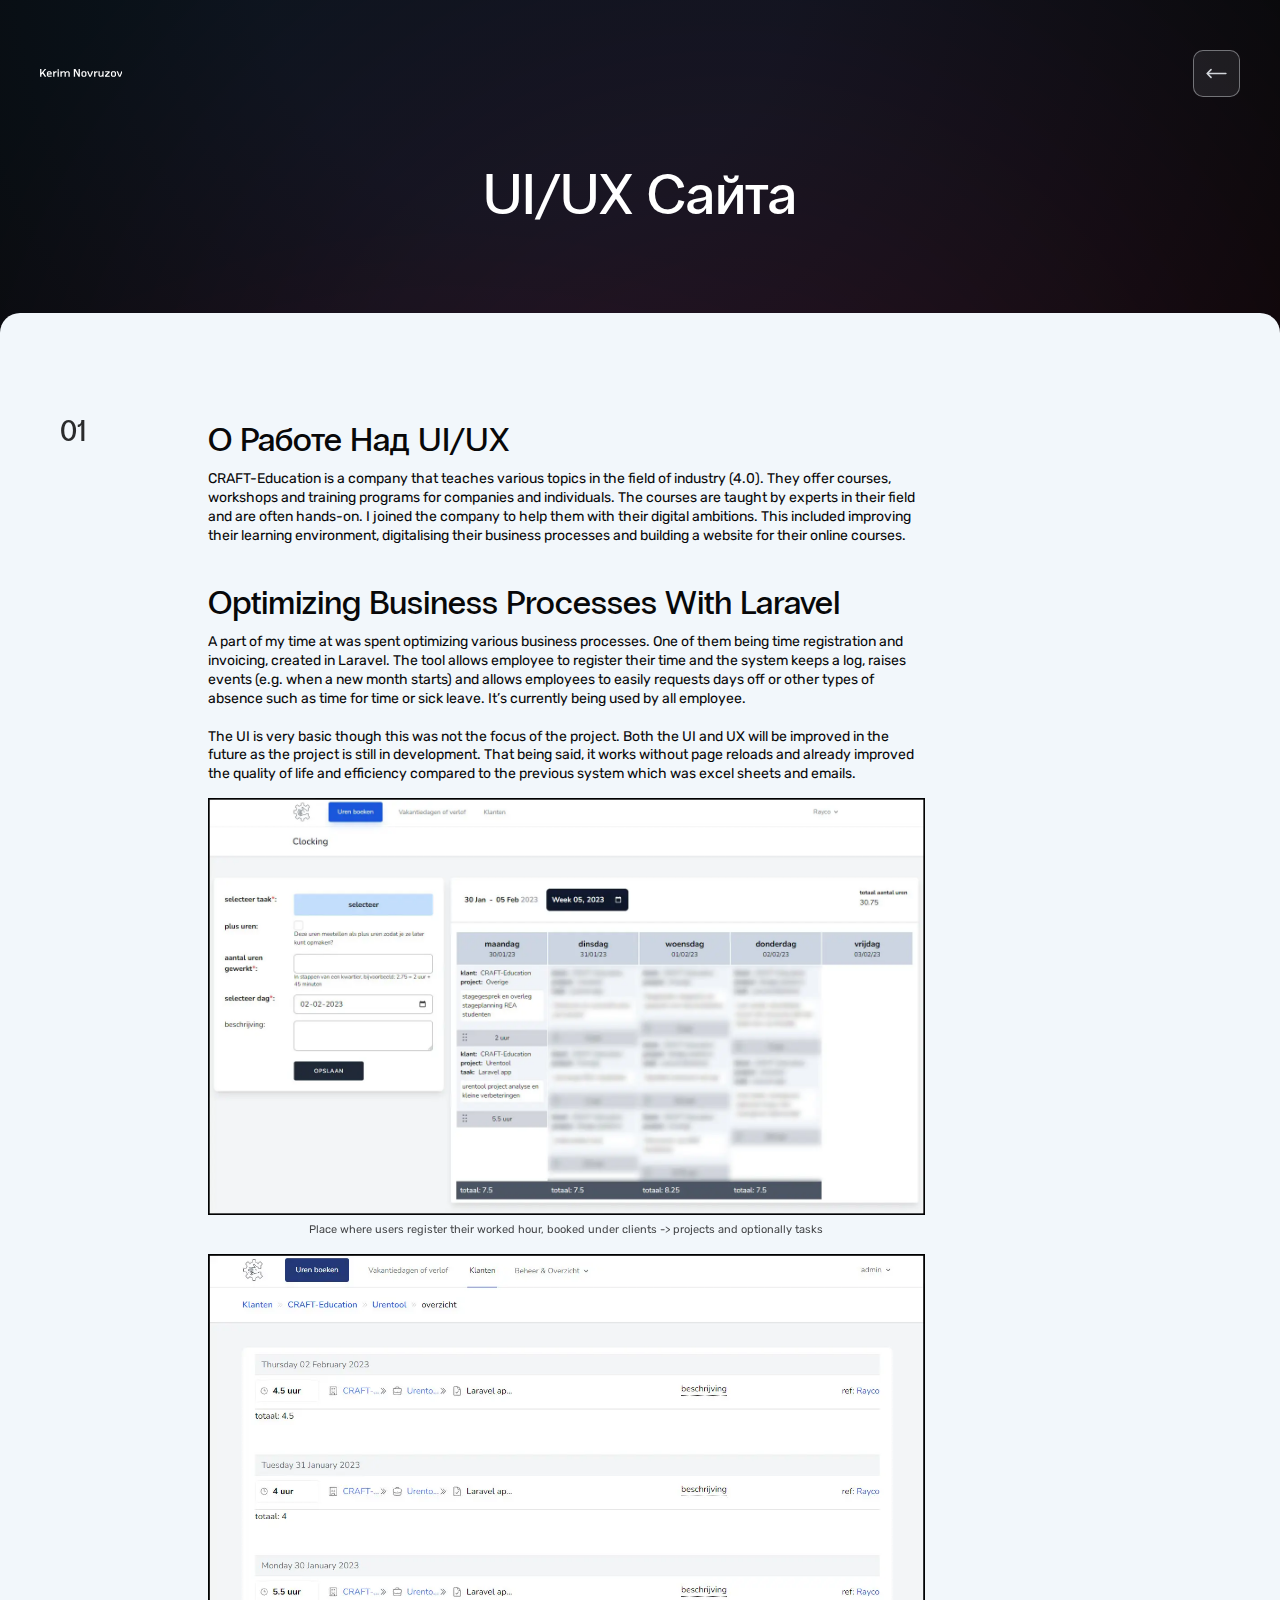
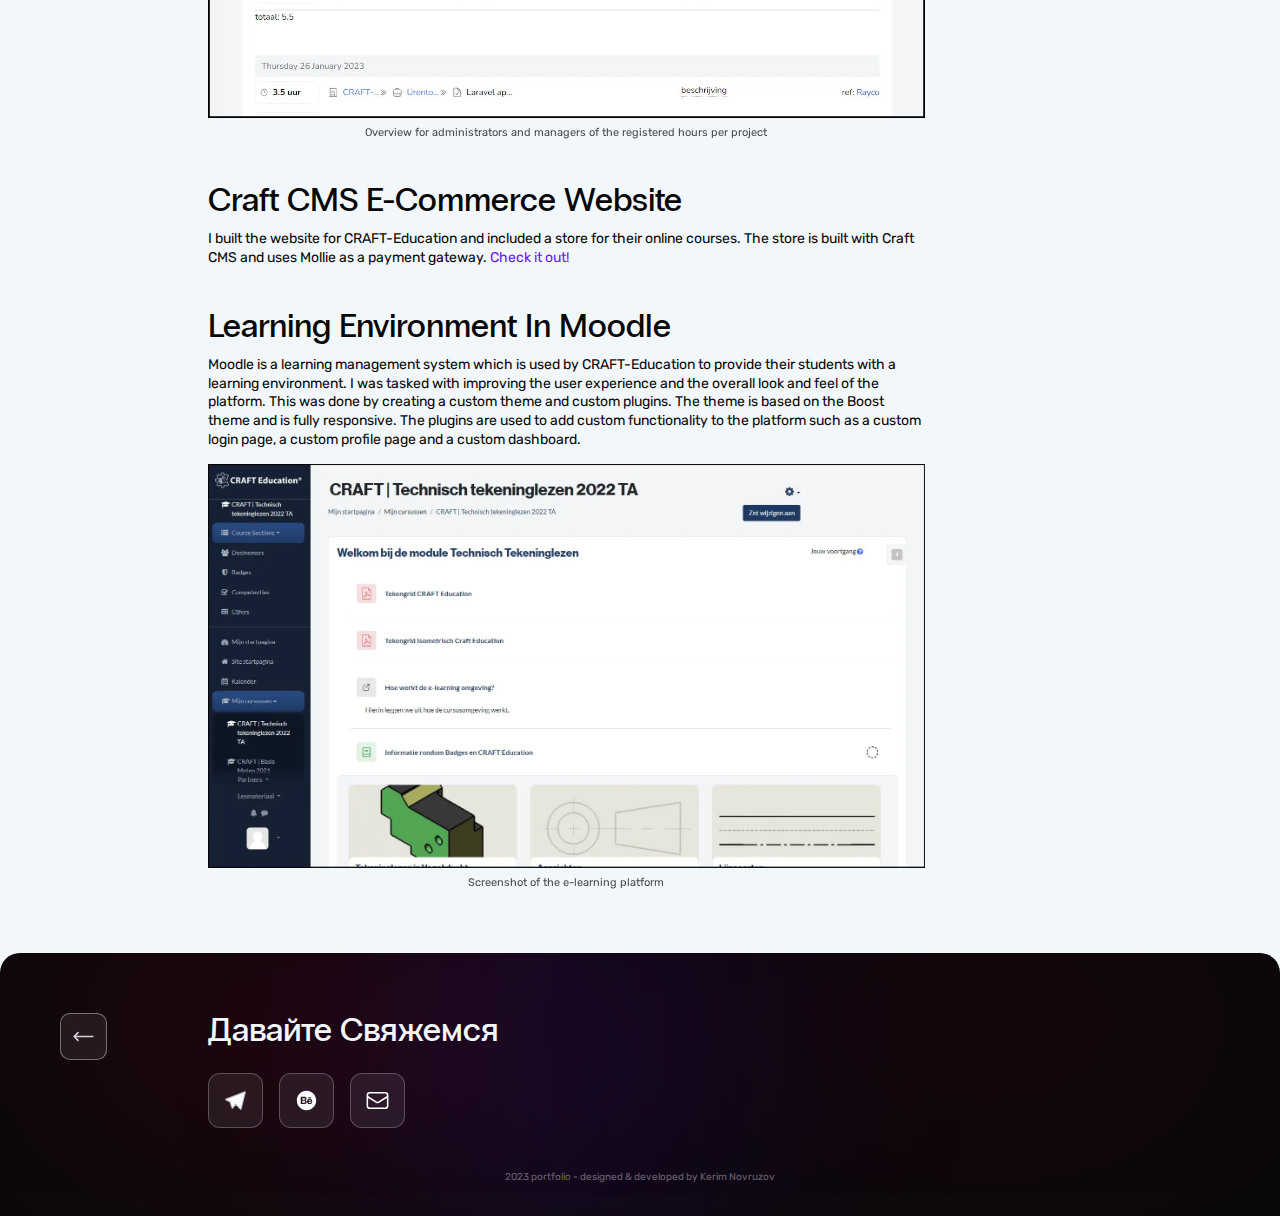
<file: works/craft-education/index.html>
<!DOCTYPE html>
<html lang="ru">
<head>
    <meta charset="UTF-8">
    <meta http-equiv="X-UA-Compatible" content="IE=edge">
    <meta name="viewport" content="width=device-width, initial-scale=1.0">
    <meta name="author" content="Kerim Novruzov">
		<meta name="description" content="WEB дизайнер, графический и UI/UX дизайнер из Казани.">
		<link rel="apple-touch-icon" sizes="180x180" href="../../fav/apple-touch-icon.png">
    <link rel="icon" type="image/png" sizes="32x32" href="../../fav/favicon-32x32.png">
    <link rel="icon" type="image/png" sizes="16x16" href="../../fav/favicon-16x16.png">
    <link rel="manifest" href="../../fav/site.webmanifest">
    <link rel="mask-icon" href="../../fav/safari-pinned-tab.svg" color="#5bbad5">
    <meta name="theme-color" content="#080809">
    <meta property="og:title" content="Kerim Novruzov | Designer">
    <meta property="og:site_name" content="kerim.ru">
    <meta property="og:url" content="kerim.ru">
    
    <meta property="og:description" content="WEB дизайнер, графический и UI/UX дизайнер из Казани.">
    <meta property="og:type" content="website">
    
    <meta property="og:image" content="kerim.ru">
    <title>Kerim Novruzov | UI/UX Сайта</title>
    
    <link rel="stylesheet" href="../../scss/main.min.1a56c6578ccdf98b60762f7a7e238611cc9d061a77cd881b1d90fda97d49dc31.css">
    <link rel="preconnect" href="https://fonts.googleapis.com">
    <link rel="preconnect" href="https://fonts.gstatic.com" crossorigin>
    <link href="https://fonts.googleapis.com/css2?family=Rubik:ital,wght@0,400;0,500;1,400&display=swap" rel="stylesheet">
    <script async src="https://www.googletagmanager.com/gtag/js?id=G-MVK5XFVQZ2"></script>
    <script>
        window.dataLayer = window.dataLayer || [];
        function gtag(){dataLayer.push(arguments);}
        gtag('js', new Date());
        gtag('config', 'G-MVK5XFVQZ2', { 'anonymize_ip': true });
    </script>
</head>
<body  class="page"  data-barba="wrapper">
    
<main class="relative" data-barba="container" data-barba-namespace="home">
    <div class="z-index-max relative">
        <div class="container">
            <header class="page-header">
                <div class="site-top-menu relative">
                    
                    <a href="../../index.html" aria-label="Kerim's logo" class="site-logo site-logo__large" aria-current="page">
													<svg width="758" height="71" viewBox="0 0 750 70" version="1.1" fill="none" xmlns="http://www.w3.org/2000/svg">
														<path d="M0.680001 71V0.247995H12.68V35.576L43.592 0.247995H57.704L31.688 30.488L57.704 71H43.112L23.336 40.088L12.68 52.376V71H0.680001ZM73.4585 71L62.8025 60.344V31.544L73.4585 20.792H96.4985L107.155 31.544V50.168H74.4185V57.272L78.6425 61.496H106.291V71H73.4585ZM74.4185 41.24H95.5385V34.04L91.3145 29.816H78.6425L74.4185 34.04V41.24ZM120.575 71V20.792H132.191V29.72L141.215 20.792H152.543V32.408H141.311L132.191 41.528V71H120.575ZM160.7 15.32V3.32H172.316V15.32H160.7ZM160.7 71V20.792H172.316V71H160.7ZM186.763 71V20.792H198.379V29.72L207.403 20.792H225.355L234.283 29.816L243.307 20.792H261.259L271.915 31.544V71H260.299V34.232L256.267 29.816H246.091L236.01 39.896V71H224.395V34.232L220.363 29.816H210.187L198.379 41.528V71H186.763ZM309.118 71V0.247995H324.574L352.606 49.688V0.247995H364.702V71H351.55L323.518 21.56H321.118V71H309.118ZM389.302 71L378.646 60.344V31.544L389.302 20.792H414.454L425.11 31.544V60.344L414.454 71H389.302ZM394.486 62.072L409.27 61.976L413.494 57.752V34.04L409.27 29.816H394.486L390.262 34.04V57.752L394.486 62.072ZM451.402 71L429.898 20.792H442.666L457.161 59.576H459.466L473.962 20.792H486.73L465.13 71H451.402ZM494.919 71V20.792H506.535V29.72L515.559 20.792H526.887V32.408H515.655L506.535 41.528V71H494.919ZM545.22 71L534.564 60.344V20.792H546.18V57.56L550.212 61.976H559.908L570.084 51.992V20.792H581.7V71H570.084V63.8L562.788 71H545.22ZM594.155 71V60.344L623.147 30.296H596.171V20.792H637.355V31.544L608.363 61.496H638.027V71H594.155ZM659.677 71L649.021 60.344V31.544L659.677 20.792H684.829L695.485 31.544V60.344L684.829 71H659.677ZM664.861 62.072L679.645 61.976L683.869 57.752V34.04L679.645 29.816H664.861L660.637 34.04V57.752L664.861 62.072ZM721.777 71L700.273 20.792H713.041L727.536 59.576H729.841L744.337 20.792H757.105L735.505 71H721.777Z" fill="white"/>
													</svg>
                    </a>
                    <div onclick="window.history.back()" class="page-back-button pointer" aria-label="Back to homepage">
                        <svg xmlns="http://www.w3.org/2000/svg" fill="none" viewBox="0 0 24 24" stroke-width="1.5" stroke="currentColor">
                            <path stroke-linecap="round" stroke-linejoin="round" d="M6.75 15.75L3 12m0 0l3.75-3.75M3 12h18" />
                        </svg>                          
                    </div>
                </div>
                <h1 class="page-title">UI/UX Сайта</h1>
            </header>
        </div>
        <div class="page-content">
            <div class="container">
                <div class="page-grid">
                    <div class="page-grid-pre">
                        <span class="page-grid-number">01</span>
                    </div>
                    <div class="page-grid-content">
                        <h2 id="about-craft-education">О работе над UI/UX</h2>
<p>CRAFT-Education is a company that teaches various topics in the field of industry (4.0). They offer courses, workshops and training programs for companies and individuals. The courses are taught by experts in their field and are often hands-on. I joined the company to help them with their digital ambitions. This included improving their learning environment, digitalising their business processes and building a website for their online courses.</p>
<h2 id="optimizing-business-processes-with-laravel">Optimizing business processes with Laravel</h2>
<p>A part of my time at was spent optimizing various business processes. One of them being time registration and invoicing, created in Laravel. The tool allows employee to register their time and the system keeps a log, raises events (e.g. when a new month starts) and allows employees to easily requests days off or other types of absence such as time for time or sick leave. It&rsquo;s currently being used by all employee.
<br>
<br>
The UI is very basic though this was not the focus of the project. Both the UI and UX will be improved in the future as the project is still in development. That being said, it works without page reloads and already improved the quality of life and efficiency compared to the previous system which was excel sheets and emails.</p>
<p>
  <figure class="mt-1">
    <img src="../../urentool-1.webp" alt="Urentool screenshot 1">
    <figcaption class="text-small text-center">Place where users register their worked hour, booked under clients -&gt; projects and optionally tasks</figcaption>
  </figure>


  <figure class="mt-1">
    <img src="../../urentool-2.webp" alt="Urentool screenshot 2">
    <figcaption class="text-small text-center">Overview for administrators and managers of the registered hours per project</figcaption>
  </figure>
</p>
<h2 id="craft-cms-e-commerce-website">Craft CMS E-commerce website</h2>
<p>I built the website for CRAFT-Education and included a store for their online courses. The store is built with Craft CMS and uses Mollie as a payment gateway. <a href="https://craft-education.nl/" title="CRAFT-Education website" target="_blank" rel="noopener">Check it out!</a></p>
<h2 id="learning-environment-in-moodle">Learning environment in Moodle</h2>
<p>Moodle is a learning management system which is used by CRAFT-Education to provide their students with a learning environment. I was tasked with improving the user experience and the overall look and feel of the platform. This was done by creating a custom theme and custom plugins. The theme is based on the Boost theme and is fully responsive. The plugins are used to add custom functionality to the platform such as a custom login page, a custom profile page and a custom dashboard.

  <figure class="mt-1">
    <img src="../../e-learning.webp" alt="E-learning platform">
    <figcaption class="text-small text-center">Screenshot of the e-learning platform</figcaption>
  </figure>
</p>

                    </div>
                    <div class="page-grid-links">
                        
                        
                    </div>
                </div>
            </div>
            <footer class="single-footer">
							<div class="container">
									<div class="page-grid">
											<div class="page-grid-pre">
													<div onclick="window.history.back()" class="page-back-button pointer" aria-label="Back to homepage">
															<svg xmlns="http://www.w3.org/2000/svg" fill="none" viewBox="0 0 24 24" stroke-width="1.5" stroke="currentColor">
																	<path stroke-linecap="round" stroke-linejoin="round" d="M6.75 15.75L3 12m0 0l3.75-3.75M3 12h18" />
															</svg>                          
													</div>
											</div>
											<div class="page-grid-content">
													<div id="single-get-in-touch">
															<h2>Давайте свяжемся</h2>
															<div class="contact-options">
    <a href="https://t.me/owerfl" class="contact-option" target="_blank" rel="noreferrer" aria-label="Написать мне в телеграм">
        <div class="contact-option__button pulse-hover">
					<svg xmlns="http://www.w3.org/2000/svg" class="icon icon-tabler icon-tabler-brand-telegram" width="24" height="24" viewBox="0 0 24 24" stroke-width="2" stroke="currentColor" fill="none" stroke-linecap="round" stroke-linejoin="round"> <path stroke="none" d="M0 0h24v24H0z" fill="none"/> <path d="M15 10l-4 4l6 6l4 -16l-18 7l4 2l2 6l3 -4" /> </svg>
        </div>
        
    </a>
    <a href="https://www.behance.net/owerfl" class="contact-option" target="_blank" rel="noreferrer" aria-label="Глянуть Беханс">
			<div class="contact-option__button pulse-hover">
				<svg enable-background="new 0 0 64 64" height="64px" id="Layer_1" version="1.1" viewBox="0 0 64 64" width="64px" xml:space="preserve" xmlns="http://www.w3.org/2000/svg" xmlns:xlink="http://www.w3.org/1999/xlink"><g><path d="M28.068,27.86c0-1.9-1.293-1.9-1.293-1.9h-0.685h-4.634h-0.002v4.078h4.991C27.308,30.038,28.068,29.763,28.068,27.86z"/><path d="M40.394,30.038c-2.822,0-3.215,2.816-3.215,2.816h6.003C43.182,32.854,43.219,30.038,40.394,30.038z"/><path d="M26.775,32.854h-5.318v4.884h4.711c0.08,0,0.198,0.004,0.339,0c0.757-0.017,2.196-0.235,2.196-2.374   C28.703,32.83,26.775,32.854,26.775,32.854z"/><path d="M32,7.174C18.311,7.174,7.174,18.311,7.174,32c0,13.689,11.137,24.826,24.826,24.826c13.689,0,24.826-11.137,24.826-24.826   C56.826,18.311,45.689,7.174,32,7.174z M36.392,23.789h7.54v2.251h-7.54V23.789z M32.581,35.593c0,5.577-5.806,5.394-5.806,5.394   h-5.318h-0.156h-4.034V22.712h4.034h0.156h5.318c2.891,0,5.172,1.597,5.172,4.867c0,3.269-2.788,3.477-2.788,3.477   C32.834,31.056,32.581,35.593,32.581,35.593z M46.685,35.293h-9.47c0,3.396,3.216,3.181,3.216,3.181c3.037,0,2.93-1.965,2.93-1.965   h3.218c0,5.217-6.254,4.859-6.254,4.859c-7.503,0-7.021-6.985-7.021-6.985s-0.006-7.022,7.021-7.022   C47.722,27.361,46.684,35.293,46.685,35.293z"/></g></svg>
			</div>
		</a>
    <a href="mailto:oowerfl@gmail.com" class="contact-option" target="_blank" rel="noreferrer" aria-label="Написать письмо">
			<div class="contact-option__button pulse-hover">
					<svg id="contact-option-email" xmlns="http://www.w3.org/2000/svg" fill="none" viewBox="0 0 24 24" stroke-width="1.5" stroke="currentColor" class="w-6 h-6">
							<path stroke-linecap="round" stroke-linejoin="round" d="M21.75 6.75v10.5a2.25 2.25 0 01-2.25 2.25h-15a2.25 2.25 0 01-2.25-2.25V6.75m19.5 0A2.25 2.25 0 0019.5 4.5h-15a2.25 2.25 0 00-2.25 2.25m19.5 0v.243a2.25 2.25 0 01-1.07 1.916l-7.5 4.615a2.25 2.25 0 01-2.36 0L3.32 8.91a2.25 2.25 0 01-1.07-1.916V6.75" />
					</svg>
			</div>
		</a>
</div></div>
											</div>
									</div>
							</div>
							<div id="single-footer-gradients">
									<div id="single-footer-gradient-1" class="single-footer__gradient"></div>
									<div id="single-footer-gradient-2" class="single-footer__gradient"></div>
									<div id="single-footer-gradient-3" class="single-footer__gradient"></div>
							</div>
							<div class="single-footer-closure">2023 portfolio - designed & developed by Kerim Novruzov</small>
					</footer>
			</div>
	</div>
	<div class="gradients">
			<div class="gradient purple" id="gradient-1"></div>
			<div class="gradient purple" id="gradient-2"></div>
			<div class="gradient purple" id="gradient-3"></div>
			<div class="gradient blue" id="gradient-4"></div>
	</div>
</main>

    
    


<script src="../../js/bundle.js@v=1"></script>



<script type="application/ld+json">
{
    "@context": "http://schema.org",
    "@type": "WebPage",
    "articleSection": "works",
    "name": "UI/UX сайта",
    "headline": "UI/UX сайта",
    "alternativeHeadline": "",
    "description": "UI/UX сайта",
    "inLanguage": "en-us",
    "isFamilyFriendly": "true",
    "mainEntityOfPage": {
        "@type": "WebPage",
        "@id": "https:\/\/kerim.ru\/works\/uiux\/"
    },
    "author" : {
        "@type": "Person",
        "name": ""
    },
    "creator" : {
        "@type": "Person",
        "name": ""
    },
    "accountablePerson" : {
        "@type": "Person",
        "name": ""
    },
    "copyrightHolder" : "Kerim Novruzov",
    "copyrightYear" : "2023",
    "dateCreated": "2022-09-29T21:03:13.00Z",
    "datePublished": "2022-09-29T21:03:13.00Z",
    "dateModified": "2022-09-29T21:03:13.00Z",
    "publisher":{
        "@type":"Organization",
        "name": Kerim Novruzov designer,
        "url": "https://kerim.ru",
    },
    "image": "https://kerim.ru",
    "url" : "https:\/\/kerim.ru\/works\/uiux\/",
    "wordCount" : "361",
    "genre" : [ ],
    "keywords" : [ ]
}
</script>

</body>
</html>
</file>
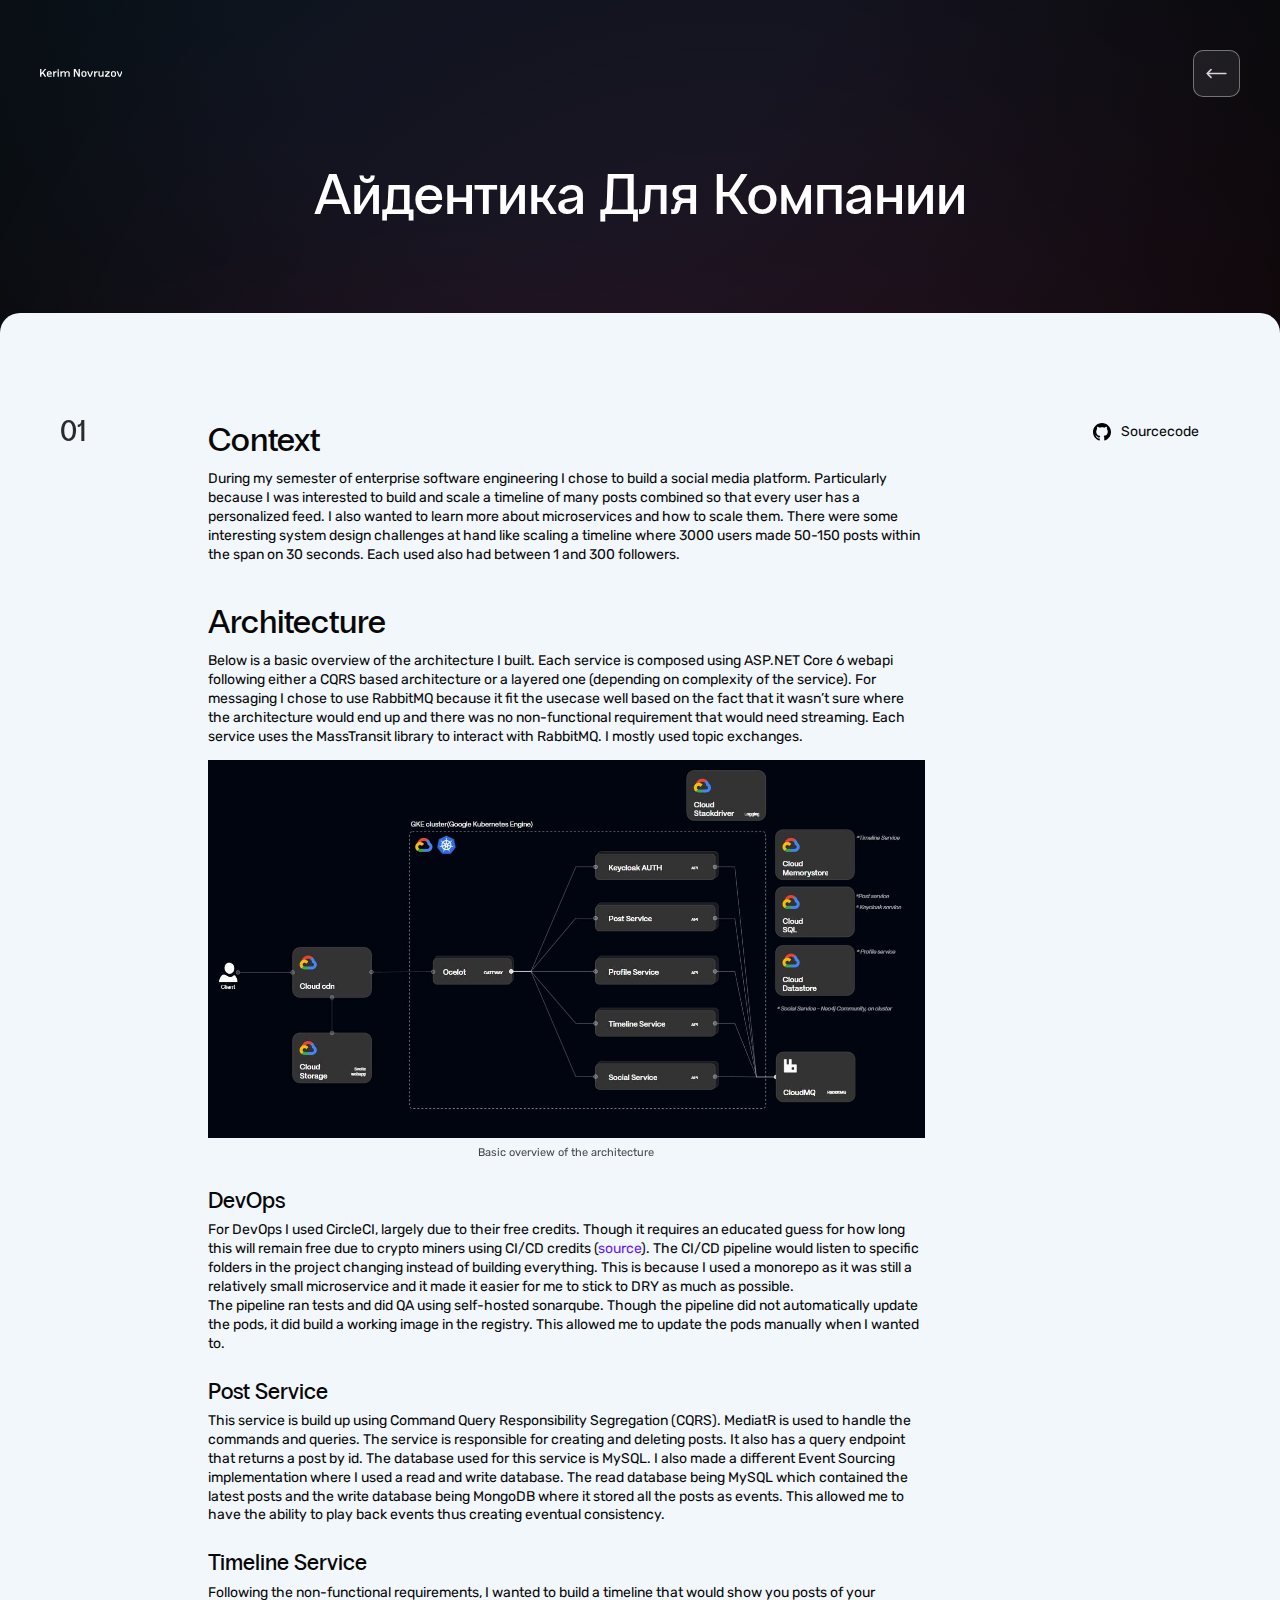
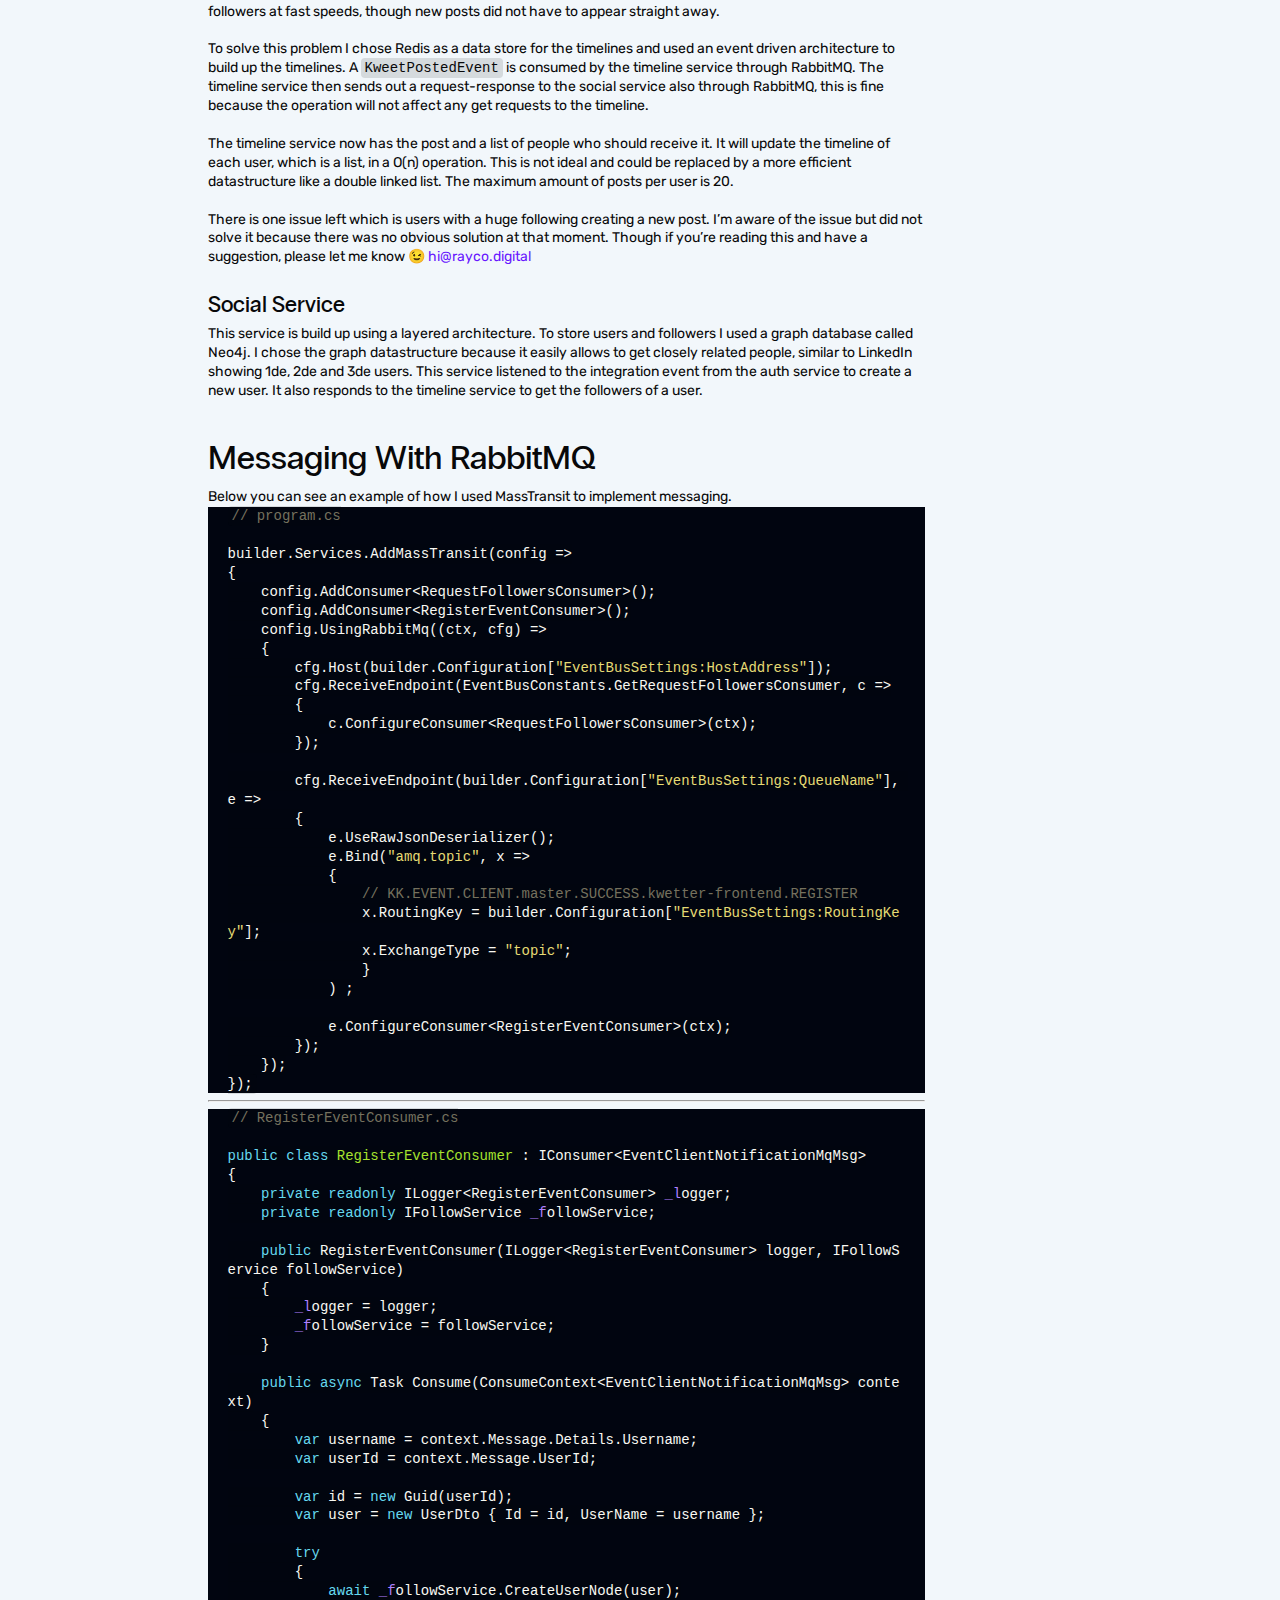
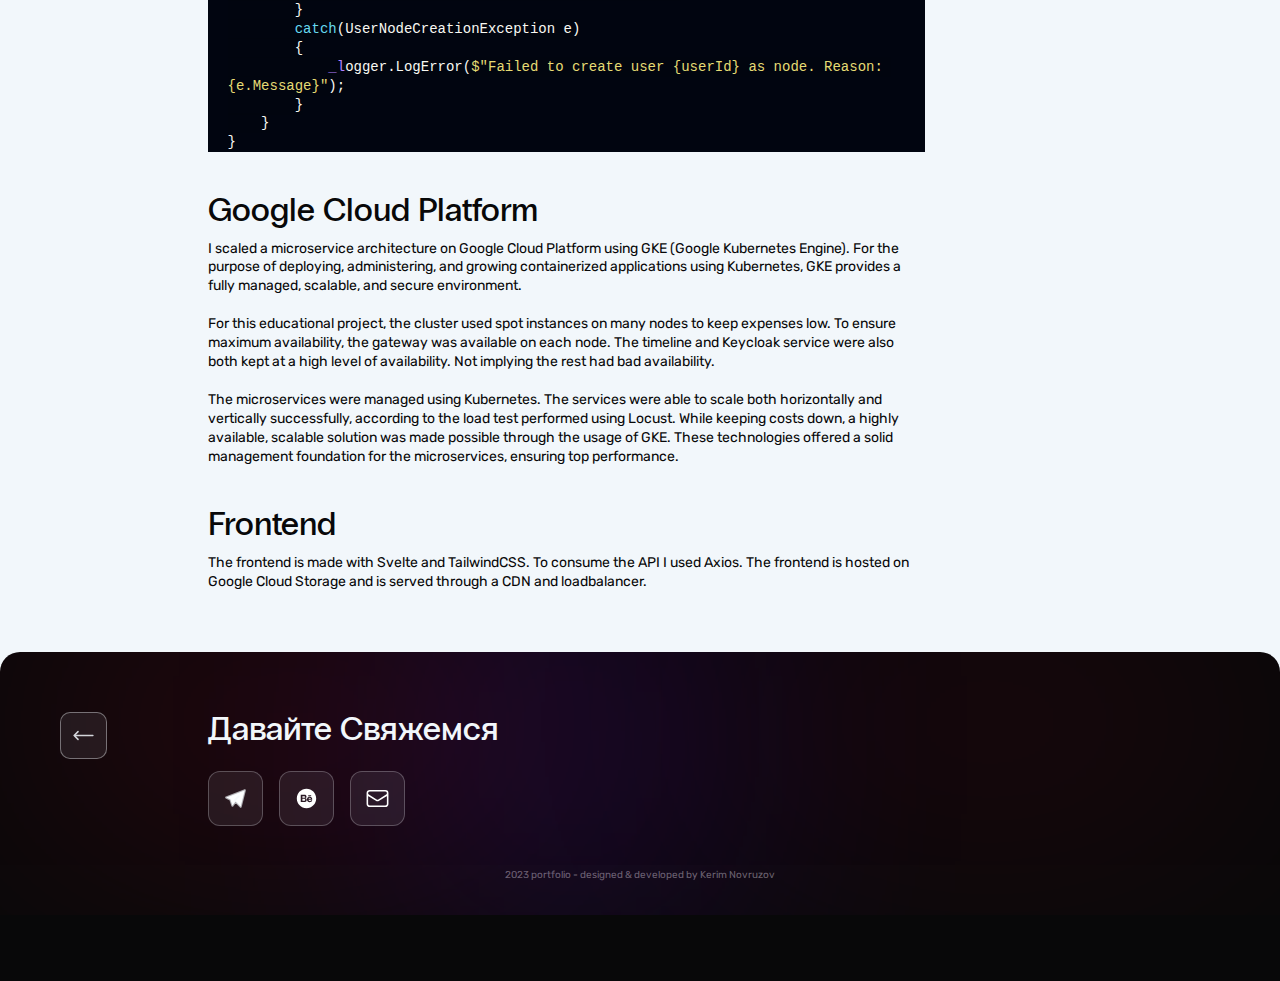
<file: works/microservices/index.html>
<!DOCTYPE html>
<html lang="ru">
<head>
    <meta charset="UTF-8">
    <meta http-equiv="X-UA-Compatible" content="IE=edge">
    <meta name="viewport" content="width=device-width, initial-scale=1.0">
    <meta name="author" content="Kerim Novruzov">
		<meta name="description" content="WEB дизайнер, графический и UI/UX дизайнер из Казани.">
		<link rel="apple-touch-icon" sizes="180x180" href="../../fav/apple-touch-icon.png">
    <link rel="icon" type="image/png" sizes="32x32" href="../../fav/favicon-32x32.png">
    <link rel="icon" type="image/png" sizes="16x16" href="../../fav/favicon-16x16.png">
    <link rel="manifest" href="../../fav/site.webmanifest">
    <link rel="mask-icon" href="../../fav/safari-pinned-tab.svg" color="#5bbad5">
    <meta name="theme-color" content="#080809">
    <meta property="og:title" content="Kerim Novruzov | Designer">
    <meta property="og:site_name" content="kerim.ru">
    <meta property="og:url" content="kerim.ru">
    
    <meta property="og:description" content="WEB дизайнер, графический и UI/UX дизайнер из Казани.">
    <meta property="og:type" content="website">
    
    <meta property="og:image" content="kerim.ru">
    <title>Kerim Novruzov | Айдентика для компании</title>
    
    <link rel="stylesheet" href="../../scss/main.min.1a56c6578ccdf98b60762f7a7e238611cc9d061a77cd881b1d90fda97d49dc31.css">
    <link rel="preconnect" href="https://fonts.googleapis.com">
    <link rel="preconnect" href="https://fonts.gstatic.com" crossorigin>
    <link href="https://fonts.googleapis.com/css2?family=Rubik:ital,wght@0,400;0,500;1,400&display=swap" rel="stylesheet">
    <script async src="https://www.googletagmanager.com/gtag/js?id=G-MVK5XFVQZ2"></script>
    <script>
        window.dataLayer = window.dataLayer || [];
        function gtag(){dataLayer.push(arguments);}
        gtag('js', new Date());
        gtag('config', 'G-MVK5XFVQZ2', { 'anonymize_ip': true });
    </script>
</head>
<body  class="page"  data-barba="wrapper">
    
<main class="relative" data-barba="container" data-barba-namespace="home">
    <div class="z-index-max relative">
        <div class="container">
            <header class="page-header">
                <div class="site-top-menu relative">
                    
									<a href="../../index.html" aria-label="Kerim's logo" class="site-logo site-logo__large" aria-current="page">
										<svg width="758" height="71" viewBox="0 0 750 70" version="1.1" fill="none" xmlns="http://www.w3.org/2000/svg">
											<path d="M0.680001 71V0.247995H12.68V35.576L43.592 0.247995H57.704L31.688 30.488L57.704 71H43.112L23.336 40.088L12.68 52.376V71H0.680001ZM73.4585 71L62.8025 60.344V31.544L73.4585 20.792H96.4985L107.155 31.544V50.168H74.4185V57.272L78.6425 61.496H106.291V71H73.4585ZM74.4185 41.24H95.5385V34.04L91.3145 29.816H78.6425L74.4185 34.04V41.24ZM120.575 71V20.792H132.191V29.72L141.215 20.792H152.543V32.408H141.311L132.191 41.528V71H120.575ZM160.7 15.32V3.32H172.316V15.32H160.7ZM160.7 71V20.792H172.316V71H160.7ZM186.763 71V20.792H198.379V29.72L207.403 20.792H225.355L234.283 29.816L243.307 20.792H261.259L271.915 31.544V71H260.299V34.232L256.267 29.816H246.091L236.01 39.896V71H224.395V34.232L220.363 29.816H210.187L198.379 41.528V71H186.763ZM309.118 71V0.247995H324.574L352.606 49.688V0.247995H364.702V71H351.55L323.518 21.56H321.118V71H309.118ZM389.302 71L378.646 60.344V31.544L389.302 20.792H414.454L425.11 31.544V60.344L414.454 71H389.302ZM394.486 62.072L409.27 61.976L413.494 57.752V34.04L409.27 29.816H394.486L390.262 34.04V57.752L394.486 62.072ZM451.402 71L429.898 20.792H442.666L457.161 59.576H459.466L473.962 20.792H486.73L465.13 71H451.402ZM494.919 71V20.792H506.535V29.72L515.559 20.792H526.887V32.408H515.655L506.535 41.528V71H494.919ZM545.22 71L534.564 60.344V20.792H546.18V57.56L550.212 61.976H559.908L570.084 51.992V20.792H581.7V71H570.084V63.8L562.788 71H545.22ZM594.155 71V60.344L623.147 30.296H596.171V20.792H637.355V31.544L608.363 61.496H638.027V71H594.155ZM659.677 71L649.021 60.344V31.544L659.677 20.792H684.829L695.485 31.544V60.344L684.829 71H659.677ZM664.861 62.072L679.645 61.976L683.869 57.752V34.04L679.645 29.816H664.861L660.637 34.04V57.752L664.861 62.072ZM721.777 71L700.273 20.792H713.041L727.536 59.576H729.841L744.337 20.792H757.105L735.505 71H721.777Z" fill="white"/>
										</svg>
									</a>
                    <div onclick="window.history.back()" class="page-back-button pointer" aria-label="Back to homepage">
                        <svg xmlns="http://www.w3.org/2000/svg" fill="none" viewBox="0 0 24 24" stroke-width="1.5" stroke="currentColor">
                            <path stroke-linecap="round" stroke-linejoin="round" d="M6.75 15.75L3 12m0 0l3.75-3.75M3 12h18" />
                        </svg>                          
                    </div>
                </div>
                <h1 class="page-title">Айдентика для компании</h1>
            </header>
        </div>
        <div class="page-content">
            <div class="container">
                <div class="page-grid">
                    <div class="page-grid-pre">
                        <span class="page-grid-number">01</span>
                    </div>
                    <div class="page-grid-content">
                        <h2 id="context">Context</h2>
<p>During my semester of enterprise software engineering I chose to build a social media platform. Particularly because I was interested to build and scale a timeline of many posts combined so that every user has a personalized feed. I also wanted to learn more about microservices and how to scale them. There were some interesting system design challenges at hand like scaling a timeline where 3000 users made 50-150 posts within the span on 30 seconds. Each used also had between 1 and 300 followers.</p>
<h2 id="architecture">Architecture</h2>
<p>Below is a basic overview of the architecture I built. Each service is composed using ASP.NET Core 6 webapi following either a CQRS based architecture or a layered one (depending on complexity of the service). For messaging I chose to use RabbitMQ because it fit the usecase well based on the fact that it wasn&rsquo;t sure where the architecture would end up and there was no non-functional requirement that would need streaming. Each service uses the MassTransit library to interact with RabbitMQ. I mostly used topic exchanges.

  <figure class="mt-1">
    <img src="../../microservice-architecture.jpg" alt="Architecture">
    <figcaption class="text-small text-center">Basic overview of the architecture</figcaption>
  </figure>
</p>
<h3 id="devops">DevOps</h3>
<p>For DevOps I used CircleCI, largely due to their free credits. Though it requires an educated guess for how long this will remain free due to crypto miners using CI/CD credits (<a href="https://dev.to/n3wt0n/crypto-mining-is-killing-all-free-ci-cd-platforms-4chc" target="_blank" rel="noopener">source</a>).
The CI/CD pipeline would listen to specific folders in the project changing instead of building everything. This is because I used a monorepo as it was still a relatively small microservice and it made it easier for me to stick to DRY as much as possible.</p>
<p>The pipeline ran tests and did QA using self-hosted sonarqube. Though the pipeline did not automatically update the pods, it did build a working image in the registry. This allowed me to update the pods manually when I wanted to.</p>
<h3 id="post-service">Post service</h3>
<p>This service is build up using Command Query Responsibility Segregation (CQRS). MediatR is used to handle the commands and queries. The service is responsible for creating and deleting posts. It also has a query endpoint that returns a post by id. The database used for this service is MySQL. I also made a different Event Sourcing implementation where I used a read and write database. The read database being MySQL which contained the latest posts and the write database being MongoDB where it stored all the posts as events. This allowed me to have the ability to play back events thus creating eventual consistency.</p>
<h3 id="timeline-service">Timeline service</h3>
<p>Following the non-functional requirements, I wanted to build a timeline that would show you posts of your followers at fast speeds, though new posts did not have to appear straight away.
<br>
<br>
To solve this problem I chose Redis as a data store for the timelines and used an event driven architecture to build up the timelines. A <code>KweetPostedEvent</code> is consumed by the timeline service through RabbitMQ. The timeline service then sends out a request-response to the social service also through RabbitMQ, this is fine because the operation will not affect any get requests to the timeline.
<br>
<br>
The timeline service now has the post and a list of people who should receive it. It will update the timeline of each user, which is a list, in a O(n) operation. This is not ideal and could be replaced by a more efficient datastructure like a double linked list. The maximum amount of posts per user is 20.
<br>
<br>
There is one issue left which is users with a huge following creating a new post. I&rsquo;m aware of the issue but did not solve it because there was no obvious solution at that moment. Though if you&rsquo;re reading this and have a suggestion, please let me know 😉 <a href="mailto:hi@rayco.digital">hi@rayco.digital</a></p>
<h3 id="social-service">Social service</h3>
<p>This service is build up using a layered architecture. To store users and followers I used a graph database called Neo4j. I chose the graph datastructure because it easily allows to get closely related people, similar to LinkedIn showing 1de, 2de and 3de users. This service listened to the integration event from the auth service to create a new user. It also responds to the timeline service to get the followers of a user.</p>
<h2 id="messaging-with-rabbitmq">Messaging with RabbitMQ</h2>
<p>Below you can see an example of how I used MassTransit to implement messaging.</p>
<div class="highlight"><pre style="color:#f8f8f2;background-color:#272822;-moz-tab-size:4;-o-tab-size:4;tab-size:4"><code class="language-csharp" data-lang="csharp"><span style="color:#75715e">// program.cs
</span><span style="color:#75715e"></span>
builder.Services.AddMassTransit(config =&gt;
{
    config.AddConsumer&lt;RequestFollowersConsumer&gt;();
    config.AddConsumer&lt;RegisterEventConsumer&gt;();
    config.UsingRabbitMq((ctx, cfg) =&gt;
    {
        cfg.Host(builder.Configuration[<span style="color:#e6db74">&#34;EventBusSettings:HostAddress&#34;</span>]);
        cfg.ReceiveEndpoint(EventBusConstants.GetRequestFollowersConsumer, c =&gt;
        {
            c.ConfigureConsumer&lt;RequestFollowersConsumer&gt;(ctx);
        });

        cfg.ReceiveEndpoint(builder.Configuration[<span style="color:#e6db74">&#34;EventBusSettings:QueueName&#34;</span>], e =&gt;
        {
            e.UseRawJsonDeserializer();
            e.Bind(<span style="color:#e6db74">&#34;amq.topic&#34;</span>, x =&gt;
            {
                <span style="color:#75715e">// KK.EVENT.CLIENT.master.SUCCESS.kwetter-frontend.REGISTER
</span><span style="color:#75715e"></span>                x.RoutingKey = builder.Configuration[<span style="color:#e6db74">&#34;EventBusSettings:RoutingKey&#34;</span>]; 
                x.ExchangeType = <span style="color:#e6db74">&#34;topic&#34;</span>;
                }
            ) ;

            e.ConfigureConsumer&lt;RegisterEventConsumer&gt;(ctx);
        });
    });
});
</code></pre></div><hr>
<div class="highlight"><pre style="color:#f8f8f2;background-color:#272822;-moz-tab-size:4;-o-tab-size:4;tab-size:4"><code class="language-csharp" data-lang="csharp"><span style="color:#75715e">// RegisterEventConsumer.cs
</span><span style="color:#75715e"></span>
<span style="color:#66d9ef">public</span> <span style="color:#66d9ef">class</span> <span style="color:#a6e22e">RegisterEventConsumer</span> : IConsumer&lt;EventClientNotificationMqMsg&gt;
{
    <span style="color:#66d9ef">private</span> <span style="color:#66d9ef">readonly</span> ILogger&lt;RegisterEventConsumer&gt; <span style="color:#ae81ff">_l</span>ogger;
    <span style="color:#66d9ef">private</span> <span style="color:#66d9ef">readonly</span> IFollowService <span style="color:#ae81ff">_f</span>ollowService;

    <span style="color:#66d9ef">public</span> RegisterEventConsumer(ILogger&lt;RegisterEventConsumer&gt; logger, IFollowService followService)
    {
        <span style="color:#ae81ff">_l</span>ogger = logger;
        <span style="color:#ae81ff">_f</span>ollowService = followService;
    }

    <span style="color:#66d9ef">public</span> <span style="color:#66d9ef">async</span> Task Consume(ConsumeContext&lt;EventClientNotificationMqMsg&gt; context)
    {
        <span style="color:#66d9ef">var</span> username = context.Message.Details.Username;
        <span style="color:#66d9ef">var</span> userId = context.Message.UserId;

        <span style="color:#66d9ef">var</span> id = <span style="color:#66d9ef">new</span> Guid(userId);
        <span style="color:#66d9ef">var</span> user = <span style="color:#66d9ef">new</span> UserDto { Id = id, UserName = username };

        <span style="color:#66d9ef">try</span>
        {
            <span style="color:#66d9ef">await</span> <span style="color:#ae81ff">_f</span>ollowService.CreateUserNode(user);
        }
        <span style="color:#66d9ef">catch</span>(UserNodeCreationException e)
        {
            <span style="color:#ae81ff">_l</span>ogger.LogError(<span style="color:#e6db74">$&#34;Failed to create user {userId} as node. Reason: {e.Message}&#34;</span>);
        }
    }
}
</code></pre></div><h2 id="google-cloud-platform">Google Cloud Platform</h2>
<p>I scaled a microservice architecture on Google Cloud Platform using GKE (Google Kubernetes Engine). For the purpose of deploying, administering, and growing containerized applications using Kubernetes, GKE provides a fully managed, scalable, and secure environment.
<br>
<br>
For this educational project, the cluster used spot instances on many nodes to keep expenses low. To ensure maximum availability, the gateway was available on each node. The timeline and Keycloak service were also both kept at a high level of availability. Not implying the rest had bad availability.
<br>
<br>
The microservices were managed using Kubernetes. The services were able to scale both horizontally and vertically successfully, according to the load test performed using Locust. While keeping costs down, a highly available, scalable solution was made possible through the usage of GKE. These technologies offered a solid management foundation for the microservices, ensuring top performance.</p>
<h2 id="frontend">Frontend</h2>
<p>The frontend is made with Svelte and TailwindCSS. To consume the API I used Axios. The frontend is hosted on Google Cloud Storage and is served through a CDN and loadbalancer.</p>

                    </div>
                    <div class="page-grid-links">
                        
                        
                        <a href="https://github.com/raycohaex/kwetter-microservice" class="page-grid-link" target="_blank" rel="noreferrer">
                            <svg xmlns="http://www.w3.org/2000/svg" width="24" height="24" viewBox="0 0 24 24"><path d="M12 0c-6.626 0-12 5.373-12 12 0 5.302 3.438 9.8 8.207 11.387.599.111.793-.261.793-.577v-2.234c-3.338.726-4.033-1.416-4.033-1.416-.546-1.387-1.333-1.756-1.333-1.756-1.089-.745.083-.729.083-.729 1.205.084 1.839 1.237 1.839 1.237 1.07 1.834 2.807 1.304 3.492.997.107-.775.418-1.305.762-1.604-2.665-.305-5.467-1.334-5.467-5.931 0-1.311.469-2.381 1.236-3.221-.124-.303-.535-1.524.117-3.176 0 0 1.008-.322 3.301 1.23.957-.266 1.983-.399 3.003-.404 1.02.005 2.047.138 3.006.404 2.291-1.552 3.297-1.23 3.297-1.23.653 1.653.242 2.874.118 3.176.77.84 1.235 1.911 1.235 3.221 0 4.609-2.807 5.624-5.479 5.921.43.372.823 1.102.823 2.222v3.293c0 .319.192.694.801.576 4.765-1.589 8.199-6.086 8.199-11.386 0-6.627-5.373-12-12-12z"/></svg>
                            <span>Sourcecode</span>
                        </a>
                        
                    </div>
                </div>
            </div>
            <footer class="single-footer">
							<div class="container">
									<div class="page-grid">
											<div class="page-grid-pre">
													<div onclick="window.history.back()" class="page-back-button pointer" aria-label="Back to homepage">
															<svg xmlns="http://www.w3.org/2000/svg" fill="none" viewBox="0 0 24 24" stroke-width="1.5" stroke="currentColor">
																	<path stroke-linecap="round" stroke-linejoin="round" d="M6.75 15.75L3 12m0 0l3.75-3.75M3 12h18" />
															</svg>                          
													</div>
											</div>
											<div class="page-grid-content">
													<div id="single-get-in-touch">
															<h2>Давайте свяжемся</h2>
															<div class="contact-options">
    <a href="https://t.me/owerfl" class="contact-option" target="_blank" rel="noreferrer" aria-label="Написать мне в телеграм">
        <div class="contact-option__button pulse-hover">
					<svg xmlns="http://www.w3.org/2000/svg" class="icon icon-tabler icon-tabler-brand-telegram" width="24" height="24" viewBox="0 0 24 24" stroke-width="2" stroke="currentColor" fill="none" stroke-linecap="round" stroke-linejoin="round"> <path stroke="none" d="M0 0h24v24H0z" fill="none"/> <path d="M15 10l-4 4l6 6l4 -16l-18 7l4 2l2 6l3 -4" /> </svg>
        </div>
        
    </a>
    <a href="https://www.behance.net/owerfl" class="contact-option" target="_blank" rel="noreferrer" aria-label="Глянуть Беханс">
			<div class="contact-option__button pulse-hover">
				<svg enable-background="new 0 0 64 64" height="64px" id="Layer_1" version="1.1" viewBox="0 0 64 64" width="64px" xml:space="preserve" xmlns="http://www.w3.org/2000/svg" xmlns:xlink="http://www.w3.org/1999/xlink"><g><path d="M28.068,27.86c0-1.9-1.293-1.9-1.293-1.9h-0.685h-4.634h-0.002v4.078h4.991C27.308,30.038,28.068,29.763,28.068,27.86z"/><path d="M40.394,30.038c-2.822,0-3.215,2.816-3.215,2.816h6.003C43.182,32.854,43.219,30.038,40.394,30.038z"/><path d="M26.775,32.854h-5.318v4.884h4.711c0.08,0,0.198,0.004,0.339,0c0.757-0.017,2.196-0.235,2.196-2.374   C28.703,32.83,26.775,32.854,26.775,32.854z"/><path d="M32,7.174C18.311,7.174,7.174,18.311,7.174,32c0,13.689,11.137,24.826,24.826,24.826c13.689,0,24.826-11.137,24.826-24.826   C56.826,18.311,45.689,7.174,32,7.174z M36.392,23.789h7.54v2.251h-7.54V23.789z M32.581,35.593c0,5.577-5.806,5.394-5.806,5.394   h-5.318h-0.156h-4.034V22.712h4.034h0.156h5.318c2.891,0,5.172,1.597,5.172,4.867c0,3.269-2.788,3.477-2.788,3.477   C32.834,31.056,32.581,35.593,32.581,35.593z M46.685,35.293h-9.47c0,3.396,3.216,3.181,3.216,3.181c3.037,0,2.93-1.965,2.93-1.965   h3.218c0,5.217-6.254,4.859-6.254,4.859c-7.503,0-7.021-6.985-7.021-6.985s-0.006-7.022,7.021-7.022   C47.722,27.361,46.684,35.293,46.685,35.293z"/></g></svg>
			</div>
		</a>
    <a href="mailto:oowerfl@gmail.com" class="contact-option" target="_blank" rel="noreferrer" aria-label="Написать письмо">
			<div class="contact-option__button pulse-hover">
					<svg id="contact-option-email" xmlns="http://www.w3.org/2000/svg" fill="none" viewBox="0 0 24 24" stroke-width="1.5" stroke="currentColor" class="w-6 h-6">
							<path stroke-linecap="round" stroke-linejoin="round" d="M21.75 6.75v10.5a2.25 2.25 0 01-2.25 2.25h-15a2.25 2.25 0 01-2.25-2.25V6.75m19.5 0A2.25 2.25 0 0019.5 4.5h-15a2.25 2.25 0 00-2.25 2.25m19.5 0v.243a2.25 2.25 0 01-1.07 1.916l-7.5 4.615a2.25 2.25 0 01-2.36 0L3.32 8.91a2.25 2.25 0 01-1.07-1.916V6.75" />
					</svg>
			</div>
		</a>
</div></div>
											</div>
									</div>
							</div>
							<div id="single-footer-gradients">
									<div id="single-footer-gradient-1" class="single-footer__gradient"></div>
									<div id="single-footer-gradient-2" class="single-footer__gradient"></div>
									<div id="single-footer-gradient-3" class="single-footer__gradient"></div>
							</div>
							<div class="single-footer-closure">2023 portfolio - designed & developed by Kerim Novruzov</small>
					</footer>
        </div>
    </div>
    <div class="gradients">
        <div class="gradient purple" id="gradient-1"></div>
        <div class="gradient purple" id="gradient-2"></div>
        <div class="gradient purple" id="gradient-3"></div>
        <div class="gradient blue" id="gradient-4"></div>
    </div>
</main>

    
    


<script src="../../js/bundle.js@v=1"></script>



<script type="application/ld+json">
{
    "@context": "http://schema.org",
    "@type": "WebPage",
    "articleSection": "works",
    "name": "UI/UX",
    "headline": "UI/UX",
    "alternativeHeadline": "",
    "description": "UI/UX works",
    "inLanguage": "ru",
    "isFamilyFriendly": "true",
    "mainEntityOfPage": {
        "@type": "WebPage",
        "@id": "https:\/\/kerim.ru\/works\/uiux2\/"
    },
    "author" : {
        "@type": "Person",
        "name": ""
    },
    "creator" : {
        "@type": "Person",
        "name": ""
    },
    "accountablePerson" : {
        "@type": "Person",
        "name": ""
    },
    "copyrightHolder" : "Kerim Novruzov",
    "copyrightYear" : "2023",
    "publisher":{
        "@type":"Organization",
        "name": Kerim Novruzov designer,
        "url": "https://kerim.ru",
    },
    "image": "https://kerim.ru",
    "url" : "https:\/\/kerim.ru\/works\/uiux2\/",
    "wordCount" : "1001",
    "genre" : [ ],
    "keywords" : [ ]
}
</script>

</body>
</html>
</file>
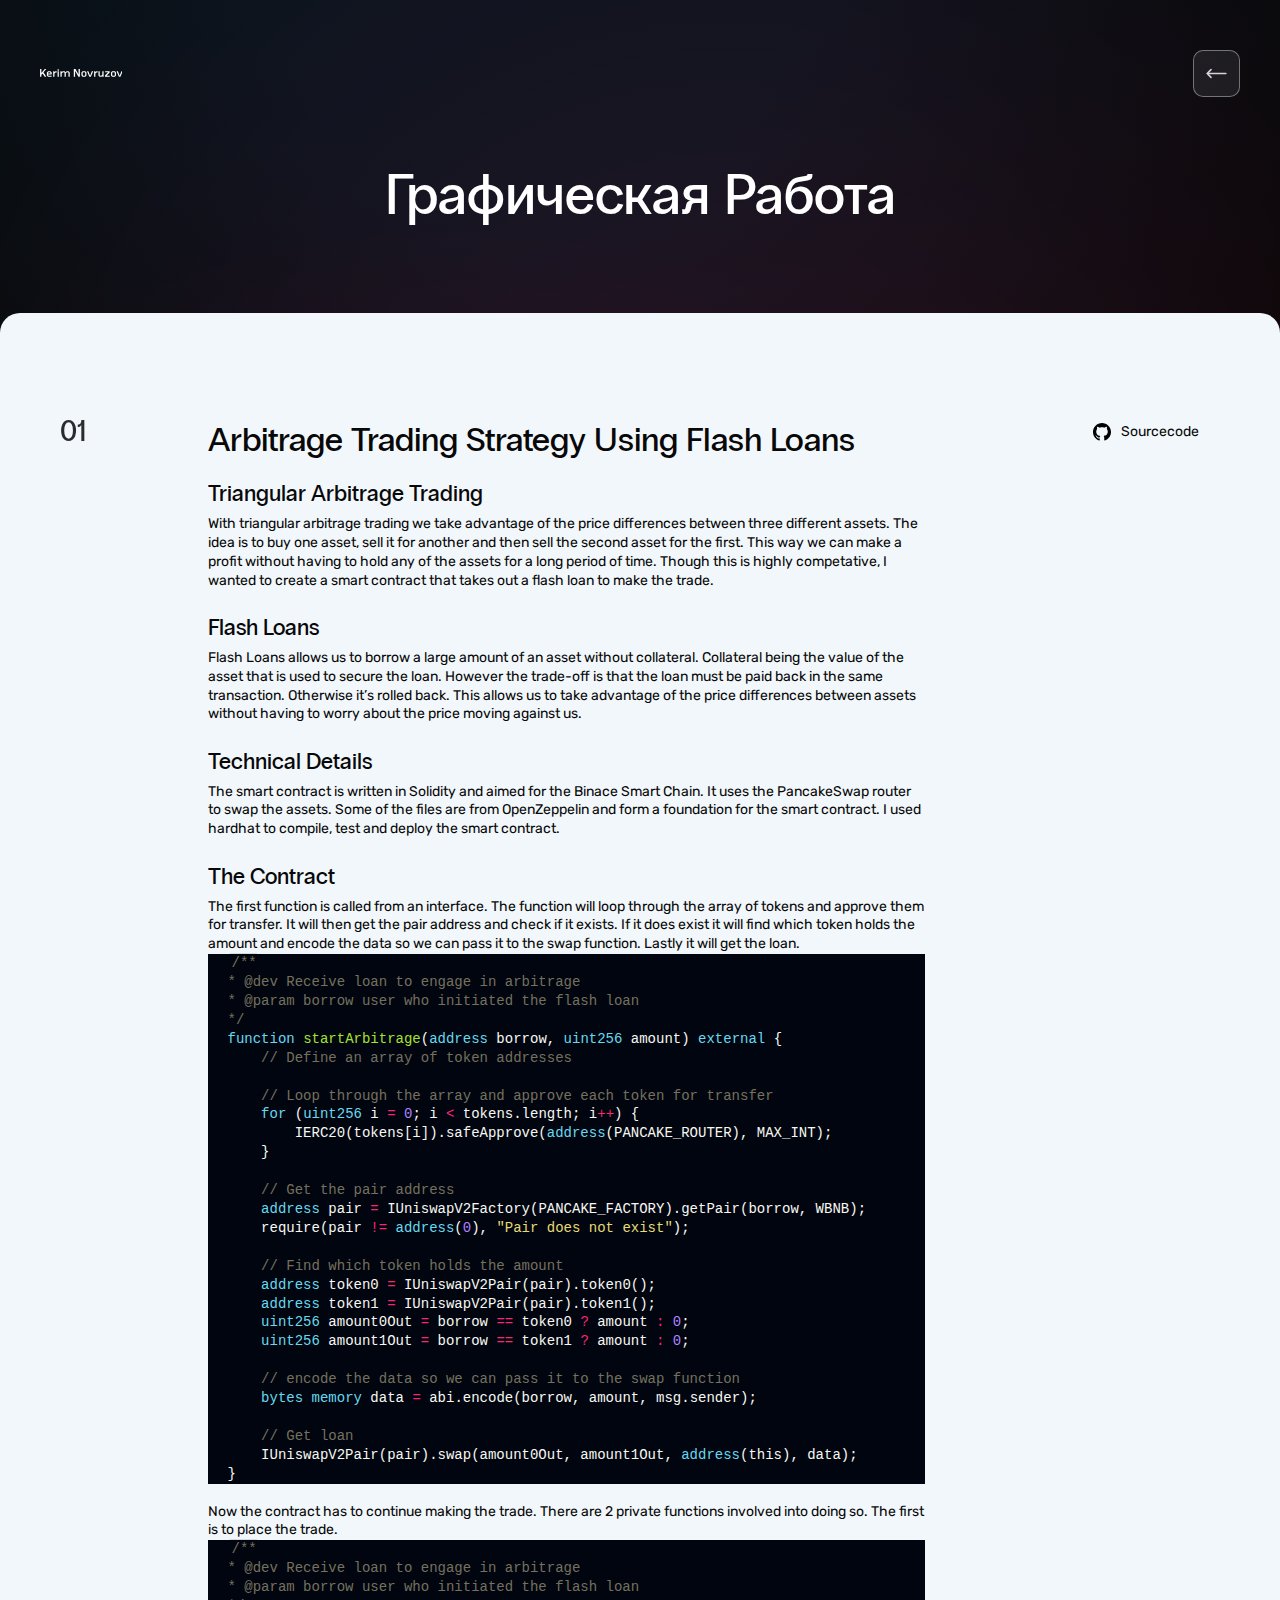
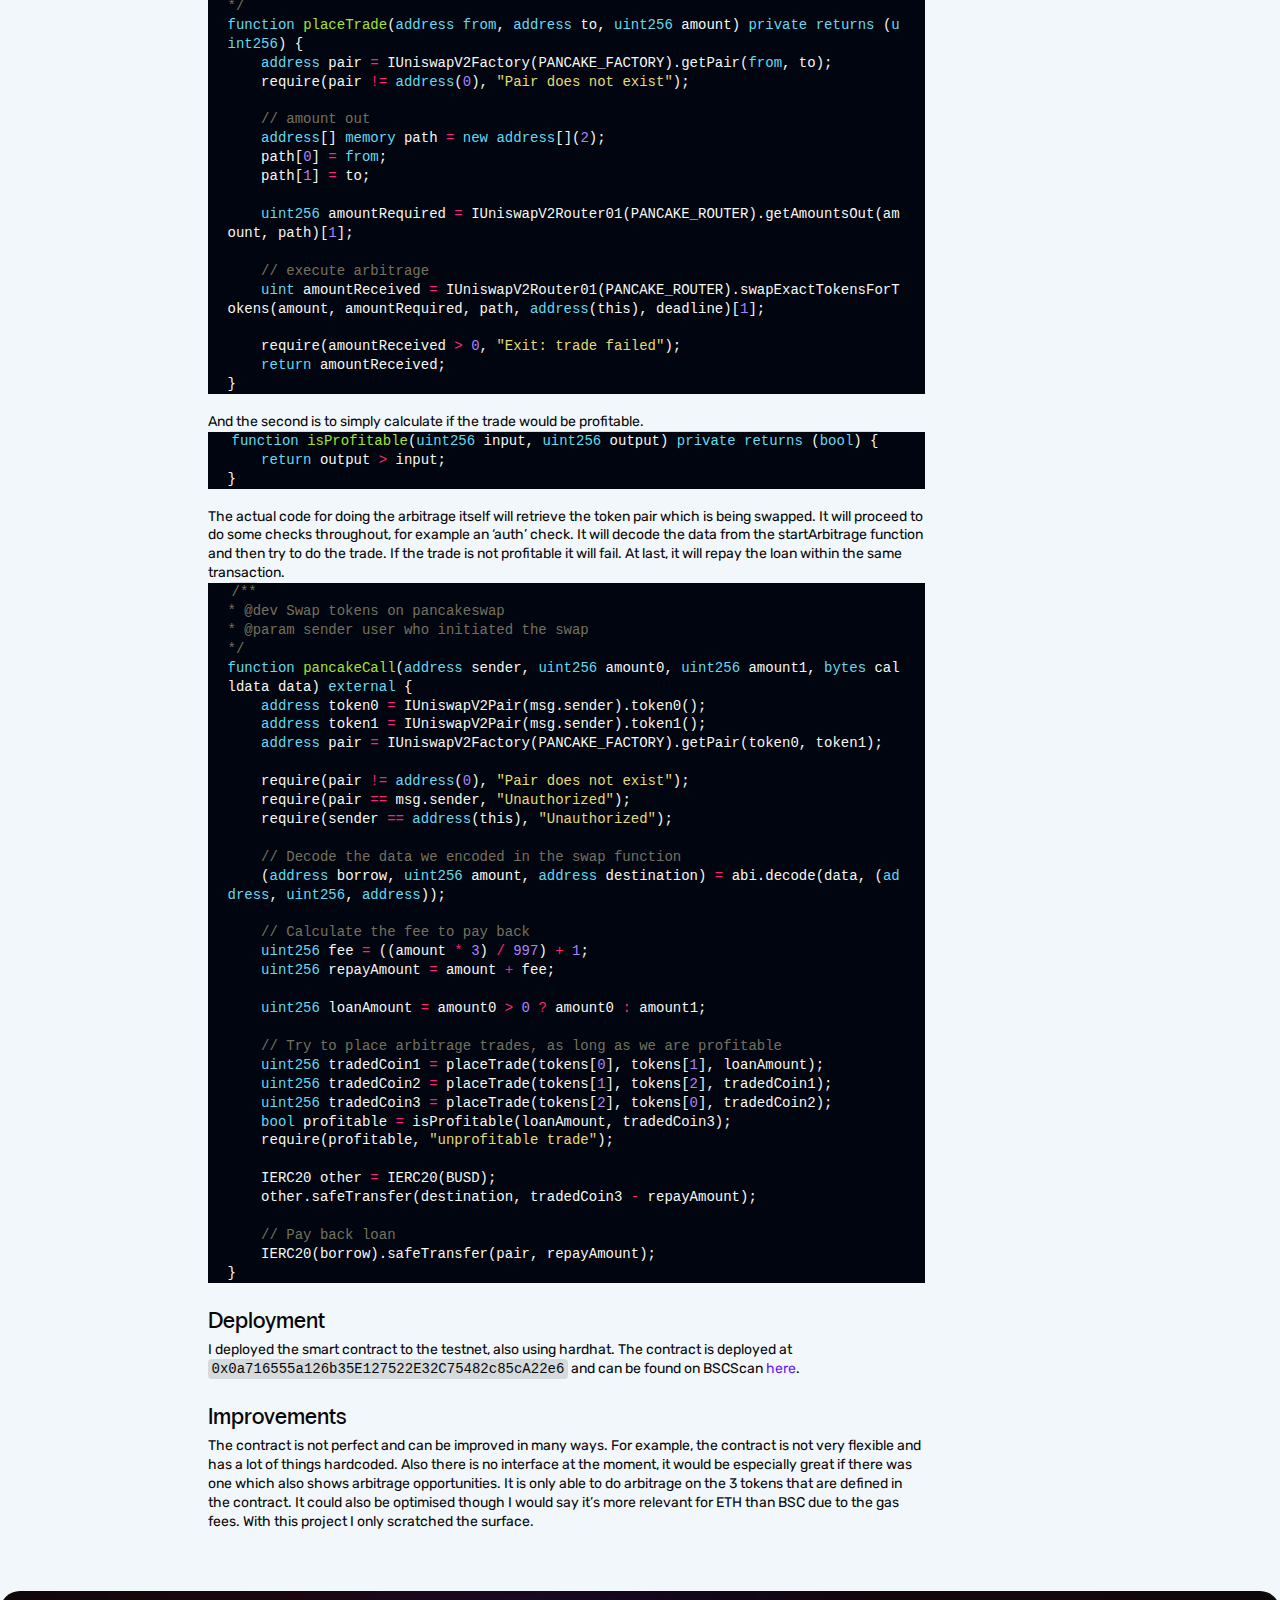
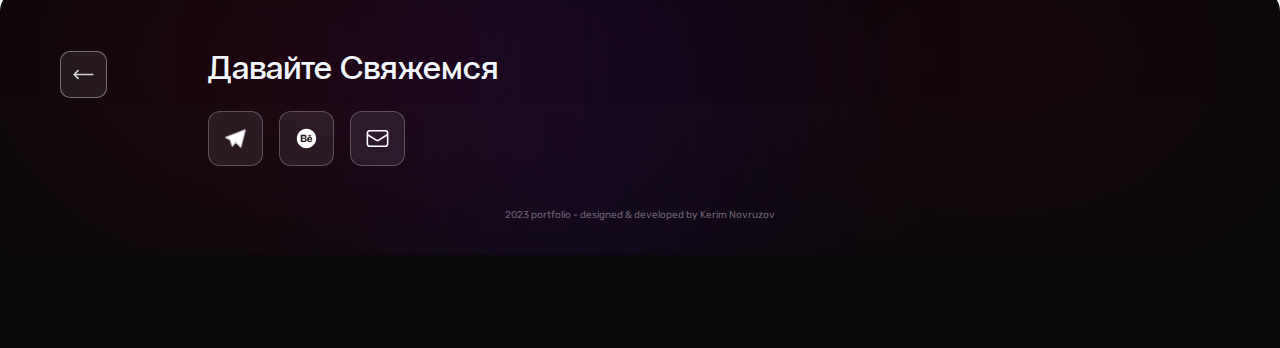
<file: works/web-3/index.html>
<!DOCTYPE html>
<html lang="ru">
<head>
    <meta charset="UTF-8">
    <meta http-equiv="X-UA-Compatible" content="IE=edge">
    <meta name="viewport" content="width=device-width, initial-scale=1.0">
    <meta name="author" content="Kerim Novruzov">
		<meta name="description" content="WEB дизайнер, графический и UI/UX дизайнер из Казани.">
		<link rel="apple-touch-icon" sizes="180x180" href="../../fav/apple-touch-icon.png">
    <link rel="icon" type="image/png" sizes="32x32" href="../../fav/favicon-32x32.png">
    <link rel="icon" type="image/png" sizes="16x16" href="../../fav/favicon-16x16.png">
    <link rel="manifest" href="../../fav/site.webmanifest">
    <link rel="mask-icon" href="../../fav/safari-pinned-tab.svg" color="#5bbad5">
    <meta name="theme-color" content="#080809">
    <meta property="og:title" content="Kerim Novruzov | Designer">
    <meta property="og:site_name" content="kerim.ru">
    <meta property="og:url" content="kerim.ru">
    
    <meta property="og:description" content="WEB дизайнер, графический и UI/UX дизайнер из Казани.">
    <meta property="og:type" content="website">
    
    <meta property="og:image" content="kerim.ru">
    <title>Kerim Novruzov | Графическая работа</title>
    
    <link rel="stylesheet" href="../../scss/main.min.1a56c6578ccdf98b60762f7a7e238611cc9d061a77cd881b1d90fda97d49dc31.css">
    <link rel="preconnect" href="https://fonts.googleapis.com">
    <link rel="preconnect" href="https://fonts.gstatic.com" crossorigin>
    <link href="https://fonts.googleapis.com/css2?family=Rubik:ital,wght@0,400;0,500;1,400&display=swap" rel="stylesheet">
    <script async src="https://www.googletagmanager.com/gtag/js?id=G-MVK5XFVQZ2"></script>
    <script>
        window.dataLayer = window.dataLayer || [];
        function gtag(){dataLayer.push(arguments);}
        gtag('js', new Date());
        gtag('config', 'G-MVK5XFVQZ2', { 'anonymize_ip': true });
    </script>
</head>
<body  class="page"  data-barba="wrapper">
    
<main class="relative" data-barba="container" data-barba-namespace="home">
    <div class="z-index-max relative">
        <div class="container">
            <header class="page-header">
                <div class="site-top-menu relative">
                    
									<a href="../../index.html" aria-label="Kerim's logo" class="site-logo site-logo__large" aria-current="page">
										<svg width="758" height="71" viewBox="0 0 750 70" version="1.1" fill="none" xmlns="http://www.w3.org/2000/svg">
											<path d="M0.680001 71V0.247995H12.68V35.576L43.592 0.247995H57.704L31.688 30.488L57.704 71H43.112L23.336 40.088L12.68 52.376V71H0.680001ZM73.4585 71L62.8025 60.344V31.544L73.4585 20.792H96.4985L107.155 31.544V50.168H74.4185V57.272L78.6425 61.496H106.291V71H73.4585ZM74.4185 41.24H95.5385V34.04L91.3145 29.816H78.6425L74.4185 34.04V41.24ZM120.575 71V20.792H132.191V29.72L141.215 20.792H152.543V32.408H141.311L132.191 41.528V71H120.575ZM160.7 15.32V3.32H172.316V15.32H160.7ZM160.7 71V20.792H172.316V71H160.7ZM186.763 71V20.792H198.379V29.72L207.403 20.792H225.355L234.283 29.816L243.307 20.792H261.259L271.915 31.544V71H260.299V34.232L256.267 29.816H246.091L236.01 39.896V71H224.395V34.232L220.363 29.816H210.187L198.379 41.528V71H186.763ZM309.118 71V0.247995H324.574L352.606 49.688V0.247995H364.702V71H351.55L323.518 21.56H321.118V71H309.118ZM389.302 71L378.646 60.344V31.544L389.302 20.792H414.454L425.11 31.544V60.344L414.454 71H389.302ZM394.486 62.072L409.27 61.976L413.494 57.752V34.04L409.27 29.816H394.486L390.262 34.04V57.752L394.486 62.072ZM451.402 71L429.898 20.792H442.666L457.161 59.576H459.466L473.962 20.792H486.73L465.13 71H451.402ZM494.919 71V20.792H506.535V29.72L515.559 20.792H526.887V32.408H515.655L506.535 41.528V71H494.919ZM545.22 71L534.564 60.344V20.792H546.18V57.56L550.212 61.976H559.908L570.084 51.992V20.792H581.7V71H570.084V63.8L562.788 71H545.22ZM594.155 71V60.344L623.147 30.296H596.171V20.792H637.355V31.544L608.363 61.496H638.027V71H594.155ZM659.677 71L649.021 60.344V31.544L659.677 20.792H684.829L695.485 31.544V60.344L684.829 71H659.677ZM664.861 62.072L679.645 61.976L683.869 57.752V34.04L679.645 29.816H664.861L660.637 34.04V57.752L664.861 62.072ZM721.777 71L700.273 20.792H713.041L727.536 59.576H729.841L744.337 20.792H757.105L735.505 71H721.777Z" fill="white"/>
										</svg>
									</a>
                    <div onclick="window.history.back()" class="page-back-button pointer" aria-label="Back to homepage">
                        <svg xmlns="http://www.w3.org/2000/svg" fill="none" viewBox="0 0 24 24" stroke-width="1.5" stroke="currentColor">
                            <path stroke-linecap="round" stroke-linejoin="round" d="M6.75 15.75L3 12m0 0l3.75-3.75M3 12h18" />
                        </svg>                          
                    </div>
                </div>
                <h1 class="page-title">Графическая работа</h1>
            </header>
        </div>
        <div class="page-content">
            <div class="container">
                <div class="page-grid">
                    <div class="page-grid-pre">
                        <span class="page-grid-number">01</span>
                    </div>
                    <div class="page-grid-content">
                        <h2 id="arbitrage-trading-strategy-using-flash-loans">Arbitrage trading strategy using Flash Loans</h2>
<h3 id="triangular-arbitrage-trading">Triangular arbitrage trading</h3>
<p>With triangular arbitrage trading we take advantage of the price differences between three different assets. The idea is to buy one asset, sell it for another and then sell the second asset for the first. This way we can make a profit without having to hold any of the assets for a long period of time. Though this is highly competative, I wanted to create a smart contract that takes out a flash loan to make the trade.</p>
<h3 id="flash-loans">Flash Loans</h3>
<p>Flash Loans allows us to borrow a large amount of an asset without collateral. Collateral being the value of the asset that is used to secure the loan. However the trade-off is that the loan must be paid back in the same transaction. Otherwise it&rsquo;s rolled back. This allows us to take advantage of the price differences between assets without having to worry about the price moving against us.</p>
<h3 id="technical-details">Technical details</h3>
<p>The smart contract is written in Solidity and aimed for the Binace Smart Chain. It uses the PancakeSwap router to swap the assets. Some of the files are from OpenZeppelin and form a foundation for the smart contract. I used hardhat to compile, test and deploy the smart contract.</p>
<h3 id="the-contract">The contract</h3>
<p>The first function is called from an interface. The function will loop through the array of tokens and approve them for transfer. It will then get the pair address and check if it exists. If it does exist it will find which token holds the amount and encode the data so we can pass it to the swap function. Lastly it will get the loan.</p>
<div class="highlight"><pre style="color:#f8f8f2;background-color:#272822;-moz-tab-size:4;-o-tab-size:4;tab-size:4"><code class="language-solidity" data-lang="solidity"><span style="color:#75715e">/**
</span><span style="color:#75715e">* @dev Receive loan to engage in arbitrage
</span><span style="color:#75715e">* @param borrow user who initiated the flash loan
</span><span style="color:#75715e">*/</span>
<span style="color:#66d9ef">function</span> <span style="color:#a6e22e">startArbitrage</span>(<span style="color:#66d9ef">address</span> borrow, <span style="color:#66d9ef">uint256</span> amount) <span style="color:#66d9ef">external</span> {
    <span style="color:#75715e">// Define an array of token addresses
</span><span style="color:#75715e"></span>
    <span style="color:#75715e">// Loop through the array and approve each token for transfer
</span><span style="color:#75715e"></span>    <span style="color:#66d9ef">for</span> (<span style="color:#66d9ef">uint256</span> i <span style="color:#f92672">=</span> <span style="color:#ae81ff">0</span>; i <span style="color:#f92672">&lt;</span> tokens.length; i<span style="color:#f92672">++</span>) {
        IERC20(tokens[i]).safeApprove(<span style="color:#66d9ef">address</span>(PANCAKE_ROUTER), MAX_INT);
    }

    <span style="color:#75715e">// Get the pair address
</span><span style="color:#75715e"></span>    <span style="color:#66d9ef">address</span> pair <span style="color:#f92672">=</span> IUniswapV2Factory(PANCAKE_FACTORY).getPair(borrow, WBNB);
    require(pair <span style="color:#f92672">!=</span> <span style="color:#66d9ef">address</span>(<span style="color:#ae81ff">0</span>), <span style="color:#e6db74">&#34;Pair does not exist&#34;</span>);

    <span style="color:#75715e">// Find which token holds the amount
</span><span style="color:#75715e"></span>    <span style="color:#66d9ef">address</span> token0 <span style="color:#f92672">=</span> IUniswapV2Pair(pair).token0();
    <span style="color:#66d9ef">address</span> token1 <span style="color:#f92672">=</span> IUniswapV2Pair(pair).token1(); 
    <span style="color:#66d9ef">uint256</span> amount0Out <span style="color:#f92672">=</span> borrow <span style="color:#f92672">==</span> token0 <span style="color:#f92672">?</span> amount <span style="color:#f92672">:</span> <span style="color:#ae81ff">0</span>;
    <span style="color:#66d9ef">uint256</span> amount1Out <span style="color:#f92672">=</span> borrow <span style="color:#f92672">==</span> token1 <span style="color:#f92672">?</span> amount <span style="color:#f92672">:</span> <span style="color:#ae81ff">0</span>;

    <span style="color:#75715e">// encode the data so we can pass it to the swap function
</span><span style="color:#75715e"></span>    <span style="color:#66d9ef">bytes</span> <span style="color:#66d9ef">memory</span> data <span style="color:#f92672">=</span> abi.encode(borrow, amount, msg.sender);

    <span style="color:#75715e">// Get loan
</span><span style="color:#75715e"></span>    IUniswapV2Pair(pair).swap(amount0Out, amount1Out, <span style="color:#66d9ef">address</span>(this), data);
}
</code></pre></div><p><br>
Now the contract has to continue making the trade. There are 2 private functions involved into doing so. The first is to place the trade.</p>
<div class="highlight"><pre style="color:#f8f8f2;background-color:#272822;-moz-tab-size:4;-o-tab-size:4;tab-size:4"><code class="language-solidity" data-lang="solidity"><span style="color:#75715e">/**
</span><span style="color:#75715e">* @dev Receive loan to engage in arbitrage
</span><span style="color:#75715e">* @param borrow user who initiated the flash loan
</span><span style="color:#75715e">*/</span>
<span style="color:#66d9ef">function</span> <span style="color:#a6e22e">placeTrade</span>(<span style="color:#66d9ef">address</span> <span style="color:#66d9ef">from</span>, <span style="color:#66d9ef">address</span> to, <span style="color:#66d9ef">uint256</span> amount) <span style="color:#66d9ef">private</span> <span style="color:#66d9ef">returns</span> (<span style="color:#66d9ef">uint256</span>) {
    <span style="color:#66d9ef">address</span> pair <span style="color:#f92672">=</span> IUniswapV2Factory(PANCAKE_FACTORY).getPair(<span style="color:#66d9ef">from</span>, to);
    require(pair <span style="color:#f92672">!=</span> <span style="color:#66d9ef">address</span>(<span style="color:#ae81ff">0</span>), <span style="color:#e6db74">&#34;Pair does not exist&#34;</span>);

    <span style="color:#75715e">// amount out
</span><span style="color:#75715e"></span>    <span style="color:#66d9ef">address</span>[] <span style="color:#66d9ef">memory</span> path <span style="color:#f92672">=</span> <span style="color:#66d9ef">new</span> <span style="color:#66d9ef">address</span>[](<span style="color:#ae81ff">2</span>);
    path[<span style="color:#ae81ff">0</span>] <span style="color:#f92672">=</span> <span style="color:#66d9ef">from</span>;
    path[<span style="color:#ae81ff">1</span>] <span style="color:#f92672">=</span> to;

    <span style="color:#66d9ef">uint256</span> amountRequired <span style="color:#f92672">=</span> IUniswapV2Router01(PANCAKE_ROUTER).getAmountsOut(amount, path)[<span style="color:#ae81ff">1</span>];

    <span style="color:#75715e">// execute arbitrage
</span><span style="color:#75715e"></span>    <span style="color:#66d9ef">uint</span> amountReceived <span style="color:#f92672">=</span> IUniswapV2Router01(PANCAKE_ROUTER).swapExactTokensForTokens(amount, amountRequired, path, <span style="color:#66d9ef">address</span>(this), deadline)[<span style="color:#ae81ff">1</span>];

    require(amountReceived <span style="color:#f92672">&gt;</span> <span style="color:#ae81ff">0</span>, <span style="color:#e6db74">&#34;Exit: trade failed&#34;</span>);
    <span style="color:#66d9ef">return</span> amountReceived;
}
</code></pre></div><p><br>
And the second is to simply calculate if the trade would be profitable.</p>
<div class="highlight"><pre style="color:#f8f8f2;background-color:#272822;-moz-tab-size:4;-o-tab-size:4;tab-size:4"><code class="language-solidity" data-lang="solidity"><span style="color:#66d9ef">function</span> <span style="color:#a6e22e">isProfitable</span>(<span style="color:#66d9ef">uint256</span> input, <span style="color:#66d9ef">uint256</span> output) <span style="color:#66d9ef">private</span> <span style="color:#66d9ef">returns</span> (<span style="color:#66d9ef">bool</span>) {
    <span style="color:#66d9ef">return</span> output <span style="color:#f92672">&gt;</span> input;
}
</code></pre></div><p><br>
The actual code for doing the arbitrage itself will retrieve the token pair which is being swapped. It will proceed to do some checks throughout, for example an &lsquo;auth&rsquo; check. It will decode the data from the startArbitrage function and then try to do the trade. If the trade is not profitable it will fail. At last, it will repay the loan within the same transaction.</p>
<div class="highlight"><pre style="color:#f8f8f2;background-color:#272822;-moz-tab-size:4;-o-tab-size:4;tab-size:4"><code class="language-solidity" data-lang="solidity"><span style="color:#75715e">/**
</span><span style="color:#75715e">* @dev Swap tokens on pancakeswap
</span><span style="color:#75715e">* @param sender user who initiated the swap 
</span><span style="color:#75715e">*/</span>
<span style="color:#66d9ef">function</span> <span style="color:#a6e22e">pancakeCall</span>(<span style="color:#66d9ef">address</span> sender, <span style="color:#66d9ef">uint256</span> amount0, <span style="color:#66d9ef">uint256</span> amount1, <span style="color:#66d9ef">bytes</span> calldata data) <span style="color:#66d9ef">external</span> {
    <span style="color:#66d9ef">address</span> token0 <span style="color:#f92672">=</span> IUniswapV2Pair(msg.sender).token0();
    <span style="color:#66d9ef">address</span> token1 <span style="color:#f92672">=</span> IUniswapV2Pair(msg.sender).token1();
    <span style="color:#66d9ef">address</span> pair <span style="color:#f92672">=</span> IUniswapV2Factory(PANCAKE_FACTORY).getPair(token0, token1);

    require(pair <span style="color:#f92672">!=</span> <span style="color:#66d9ef">address</span>(<span style="color:#ae81ff">0</span>), <span style="color:#e6db74">&#34;Pair does not exist&#34;</span>);
    require(pair <span style="color:#f92672">==</span> msg.sender, <span style="color:#e6db74">&#34;Unauthorized&#34;</span>);
    require(sender <span style="color:#f92672">==</span> <span style="color:#66d9ef">address</span>(this), <span style="color:#e6db74">&#34;Unauthorized&#34;</span>);

    <span style="color:#75715e">// Decode the data we encoded in the swap function
</span><span style="color:#75715e"></span>    (<span style="color:#66d9ef">address</span> borrow, <span style="color:#66d9ef">uint256</span> amount, <span style="color:#66d9ef">address</span> destination) <span style="color:#f92672">=</span> abi.decode(data, (<span style="color:#66d9ef">address</span>, <span style="color:#66d9ef">uint256</span>, <span style="color:#66d9ef">address</span>));

    <span style="color:#75715e">// Calculate the fee to pay back
</span><span style="color:#75715e"></span>    <span style="color:#66d9ef">uint256</span> fee <span style="color:#f92672">=</span> ((amount <span style="color:#f92672">*</span> <span style="color:#ae81ff">3</span>) <span style="color:#f92672">/</span> <span style="color:#ae81ff">997</span>) <span style="color:#f92672">+</span> <span style="color:#ae81ff">1</span>;
    <span style="color:#66d9ef">uint256</span> repayAmount <span style="color:#f92672">=</span> amount <span style="color:#f92672">+</span> fee;

    <span style="color:#66d9ef">uint256</span> loanAmount <span style="color:#f92672">=</span> amount0 <span style="color:#f92672">&gt;</span> <span style="color:#ae81ff">0</span> <span style="color:#f92672">?</span> amount0 <span style="color:#f92672">:</span> amount1;

    <span style="color:#75715e">// Try to place arbitrage trades, as long as we are profitable
</span><span style="color:#75715e"></span>    <span style="color:#66d9ef">uint256</span> tradedCoin1 <span style="color:#f92672">=</span> placeTrade(tokens[<span style="color:#ae81ff">0</span>], tokens[<span style="color:#ae81ff">1</span>], loanAmount);
    <span style="color:#66d9ef">uint256</span> tradedCoin2 <span style="color:#f92672">=</span> placeTrade(tokens[<span style="color:#ae81ff">1</span>], tokens[<span style="color:#ae81ff">2</span>], tradedCoin1);
    <span style="color:#66d9ef">uint256</span> tradedCoin3 <span style="color:#f92672">=</span> placeTrade(tokens[<span style="color:#ae81ff">2</span>], tokens[<span style="color:#ae81ff">0</span>], tradedCoin2);
    <span style="color:#66d9ef">bool</span> profitable <span style="color:#f92672">=</span> isProfitable(loanAmount, tradedCoin3);
    require(profitable, <span style="color:#e6db74">&#34;unprofitable trade&#34;</span>);

    IERC20 other <span style="color:#f92672">=</span> IERC20(BUSD);
    other.safeTransfer(destination, tradedCoin3 <span style="color:#f92672">-</span> repayAmount);

    <span style="color:#75715e">// Pay back loan
</span><span style="color:#75715e"></span>    IERC20(borrow).safeTransfer(pair, repayAmount);
}
</code></pre></div><h3 id="deployment">Deployment</h3>
<p>I deployed the smart contract to the testnet, also using hardhat. The contract is deployed at <code>0x0a716555a126b35E127522E32C75482c85cA22e6</code> and can be found on BSCScan <a href="https://testnet.bscscan.com/address/0x0a716555a126b35E127522E32C75482c85cA22e6#code" target="_blank" rel="noopener">here</a>.</p>
<h3 id="improvements">Improvements</h3>
<p>The contract is not perfect and can be improved in many ways. For example, the contract is not very flexible and has a lot of things hardcoded. Also there is no interface at the moment, it would be especially great if there was one which also shows arbitrage opportunities. It is only able to do arbitrage on the 3 tokens that are defined in the contract. It could also be optimised though I would say it&rsquo;s more relevant for ETH than BSC due to the gas fees. With this project I only scratched the surface.</p>

                    </div>
                    <div class="page-grid-links">
                        
                        
                        <a href="https://github.com/raycohaex/arbitrage-trading-web3" class="page-grid-link" target="_blank" rel="noreferrer">
                            <svg xmlns="http://www.w3.org/2000/svg" width="24" height="24" viewBox="0 0 24 24"><path d="M12 0c-6.626 0-12 5.373-12 12 0 5.302 3.438 9.8 8.207 11.387.599.111.793-.261.793-.577v-2.234c-3.338.726-4.033-1.416-4.033-1.416-.546-1.387-1.333-1.756-1.333-1.756-1.089-.745.083-.729.083-.729 1.205.084 1.839 1.237 1.839 1.237 1.07 1.834 2.807 1.304 3.492.997.107-.775.418-1.305.762-1.604-2.665-.305-5.467-1.334-5.467-5.931 0-1.311.469-2.381 1.236-3.221-.124-.303-.535-1.524.117-3.176 0 0 1.008-.322 3.301 1.23.957-.266 1.983-.399 3.003-.404 1.02.005 2.047.138 3.006.404 2.291-1.552 3.297-1.23 3.297-1.23.653 1.653.242 2.874.118 3.176.77.84 1.235 1.911 1.235 3.221 0 4.609-2.807 5.624-5.479 5.921.43.372.823 1.102.823 2.222v3.293c0 .319.192.694.801.576 4.765-1.589 8.199-6.086 8.199-11.386 0-6.627-5.373-12-12-12z"/></svg>
                            <span>Sourcecode</span>
                        </a>
                        
                    </div>
                </div>
            </div>
            <footer class="single-footer">
							<div class="container">
									<div class="page-grid">
											<div class="page-grid-pre">
													<div onclick="window.history.back()" class="page-back-button pointer" aria-label="Back to homepage">
															<svg xmlns="http://www.w3.org/2000/svg" fill="none" viewBox="0 0 24 24" stroke-width="1.5" stroke="currentColor">
																	<path stroke-linecap="round" stroke-linejoin="round" d="M6.75 15.75L3 12m0 0l3.75-3.75M3 12h18" />
															</svg>                          
													</div>
											</div>
											<div class="page-grid-content">
													<div id="single-get-in-touch">
															<h2>Давайте свяжемся</h2>
															<div class="contact-options">
    <a href="https://t.me/owerfl" class="contact-option" target="_blank" rel="noreferrer" aria-label="Написать мне в телеграм">
        <div class="contact-option__button pulse-hover">
					<svg xmlns="http://www.w3.org/2000/svg" class="icon icon-tabler icon-tabler-brand-telegram" width="24" height="24" viewBox="0 0 24 24" stroke-width="2" stroke="currentColor" fill="none" stroke-linecap="round" stroke-linejoin="round"> <path stroke="none" d="M0 0h24v24H0z" fill="none"/> <path d="M15 10l-4 4l6 6l4 -16l-18 7l4 2l2 6l3 -4" /> </svg>
        </div>
        
    </a>
    <a href="https://www.behance.net/owerfl" class="contact-option" target="_blank" rel="noreferrer" aria-label="Глянуть Беханс">
			<div class="contact-option__button pulse-hover">
				<svg enable-background="new 0 0 64 64" height="64px" id="Layer_1" version="1.1" viewBox="0 0 64 64" width="64px" xml:space="preserve" xmlns="http://www.w3.org/2000/svg" xmlns:xlink="http://www.w3.org/1999/xlink"><g><path d="M28.068,27.86c0-1.9-1.293-1.9-1.293-1.9h-0.685h-4.634h-0.002v4.078h4.991C27.308,30.038,28.068,29.763,28.068,27.86z"/><path d="M40.394,30.038c-2.822,0-3.215,2.816-3.215,2.816h6.003C43.182,32.854,43.219,30.038,40.394,30.038z"/><path d="M26.775,32.854h-5.318v4.884h4.711c0.08,0,0.198,0.004,0.339,0c0.757-0.017,2.196-0.235,2.196-2.374   C28.703,32.83,26.775,32.854,26.775,32.854z"/><path d="M32,7.174C18.311,7.174,7.174,18.311,7.174,32c0,13.689,11.137,24.826,24.826,24.826c13.689,0,24.826-11.137,24.826-24.826   C56.826,18.311,45.689,7.174,32,7.174z M36.392,23.789h7.54v2.251h-7.54V23.789z M32.581,35.593c0,5.577-5.806,5.394-5.806,5.394   h-5.318h-0.156h-4.034V22.712h4.034h0.156h5.318c2.891,0,5.172,1.597,5.172,4.867c0,3.269-2.788,3.477-2.788,3.477   C32.834,31.056,32.581,35.593,32.581,35.593z M46.685,35.293h-9.47c0,3.396,3.216,3.181,3.216,3.181c3.037,0,2.93-1.965,2.93-1.965   h3.218c0,5.217-6.254,4.859-6.254,4.859c-7.503,0-7.021-6.985-7.021-6.985s-0.006-7.022,7.021-7.022   C47.722,27.361,46.684,35.293,46.685,35.293z"/></g></svg>
			</div>
		</a>
    <a href="mailto:oowerfl@gmail.com" class="contact-option" target="_blank" rel="noreferrer" aria-label="Написать письмо">
			<div class="contact-option__button pulse-hover">
					<svg id="contact-option-email" xmlns="http://www.w3.org/2000/svg" fill="none" viewBox="0 0 24 24" stroke-width="1.5" stroke="currentColor" class="w-6 h-6">
							<path stroke-linecap="round" stroke-linejoin="round" d="M21.75 6.75v10.5a2.25 2.25 0 01-2.25 2.25h-15a2.25 2.25 0 01-2.25-2.25V6.75m19.5 0A2.25 2.25 0 0019.5 4.5h-15a2.25 2.25 0 00-2.25 2.25m19.5 0v.243a2.25 2.25 0 01-1.07 1.916l-7.5 4.615a2.25 2.25 0 01-2.36 0L3.32 8.91a2.25 2.25 0 01-1.07-1.916V6.75" />
					</svg>
			</div>
		</a>
</div></div>
											</div>
									</div>
							</div>
							<div id="single-footer-gradients">
									<div id="single-footer-gradient-1" class="single-footer__gradient"></div>
									<div id="single-footer-gradient-2" class="single-footer__gradient"></div>
									<div id="single-footer-gradient-3" class="single-footer__gradient"></div>
							</div>
							<div class="single-footer-closure">2023 portfolio - designed & developed by Kerim Novruzov</small>
					</footer>
        </div>
    </div>
    <div class="gradients">
        <div class="gradient purple" id="gradient-1"></div>
        <div class="gradient purple" id="gradient-2"></div>
        <div class="gradient purple" id="gradient-3"></div>
        <div class="gradient blue" id="gradient-4"></div>
    </div>
</main>

    
    


<script src="../../js/bundle.js@v=1"></script>



<script type="application/ld+json">
	{
    "@context": "http://schema.org",
    "@type": "WebPage",
    "articleSection": "works",
    "name": "UI/UX",
    "headline": "UI/UX",
    "alternativeHeadline": "",
    "description": "UI/UX works",
    "inLanguage": "ru",
    "isFamilyFriendly": "true",
    "mainEntityOfPage": {
        "@type": "WebPage",
        "@id": "https:\/\/kerim.ru\/works\/uiux2\/"
    },
    "author" : {
        "@type": "Person",
        "name": ""
    },
    "creator" : {
        "@type": "Person",
        "name": ""
    },
    "accountablePerson" : {
        "@type": "Person",
        "name": ""
    },
    "copyrightHolder" : "Kerim Novruzov",
    "copyrightYear" : "2023",
    "publisher":{
        "@type":"Organization",
        "name": Kerim Novruzov designer,
        "url": "https://kerim.ru",
    },
    "image": "https://kerim.ru",
    "url" : "https:\/\/kerim.ru\/works\/uiux2\/",
    "wordCount" : "1001",
    "genre" : [ ],
    "keywords" : [ ]
}
</script>

</body>
</html>
</file>
<file: scss/main.min.1a56c6578ccdf98b60762f7a7e238611cc9d061a77cd881b1d90fda97d49dc31.css>
html, body, div, span, applet, object, iframe, h1, h2, h3, h4, h5, h6, p, blockquote, pre, a, abbr, acronym, address, big, cite, code, del, dfn, em, img, ins, kbd, q, s, samp, small, strike, strong, sub, sup, tt, var, b, u, i, center, dl, dt, dd, ol, ul, li, fieldset, form, label, legend, table, caption, tbody, tfoot, thead, tr, th, td, article, aside, canvas, details, embed, figure, figcaption, footer, header, hgroup, menu, nav, output, ruby, section, summary, time, mark, audio, video {
  margin: 0;
  padding: 0;
  border: 0;
  font-size: 100%;
  font: inherit;
  vertical-align: baseline;
}
article, aside, details, figcaption, figure, footer, header, hgroup, menu, nav, section {
  display: block;
}
body {
  line-height: 1;
}
ol, ul {
  list-style: none;
}
blockquote, q {
  quotes: none;
}
blockquote:before, blockquote:after, q:before, q:after {
  content: '';
  content: none;
}
table {
  border-collapse: collapse;
  border-spacing: 0;
}
@font-face {
  font-family: pp radio grotesk;
  src: url(../fonts/PPRadioGrotesk-Medium.ttf) format("truetype");
  src: url(../fonts/PPRadioGrotesk-Medium.otf) format("opentype");
  src: url(../fonts/PPRadioGrotesk-Medium.woff) format("woff");
  src: url(../fonts/PPRadioGrotesk-Medium.woff2) format("woff2");
  font-weight: 400;
  font-style: normal;
  font-display: swap;
}
.grid {
  display: grid;
}
.grid.grid__2-1 {
  grid-template-columns: 66.6% auto;
}
.grid.grid__3-2 {
  grid-template-columns: 60% auto;
}
.grid.grid__1-1 {
  grid-template-columns: 50% 50%;
}
.grid.grid--reverse {
  direction: rtl;
}
@media (max-width: 1179px) {
  .grid.grid-xl-unset {
    grid-template-columns: unset;
  }
}
@media (max-width: 992px) {
  .grid.grid-lg-unset {
    grid-template-columns: unset;
  }
}
@media (max-width: 768px) {
  .grid.grid-md-unset {
    grid-template-columns: unset;
  }
}
:root {
  --dark: #090808;
  --white: #fff;
  --light: #F2F7FB;
  --dimmed: #C2C2C2;
}
.flex {
  display: flex;
}
.flex-column {
  flex-direction: column;
}
.align-center {
  align-items: center;
}
.justify-end {
  justify-content: flex-end;
}
.justify-between {
  justify-content: space-between;
}
.mobile-show {
  display: none;
}
@media (max-width: 768px) {
  .mobile-show {
    display: initial;
  }
}
.mobile-hidden {
  display: initial;
}
@media (max-width: 768px) {
  .mobile-hidden {
    display: none !important;
  }
}
.text-small {
  font-size: 11px;
  opacity: 0.75;
}
.mt-1 {
  margin-top: 1em;
}
code {
  background: rgba(8, 8, 9, 0.12);
  padding: 2px 4px;
  border-radius: 4px;
  font-family: monospace;
}
pre {
  padding: 0 20px;
  background-color: #010510 !important;
  white-space: pre-wrap;
  word-break: break-all;
}
@media (max-width: 576px) {
  pre {
    font-size: 11px;
    tab-size: 2;
  }
}
pre ::selection {
  background: #f2f7fb;
  color: #080809;
}
.mt-2 {
  margin-top: 2em;
}
.text-center {
  text-align: center;
}
.w-100 {
  width: 100%;
}
.pulse-hover {
  z-index: 2;
  position: relative;
}
.pulse-hover::after {
  content: '';
  position: absolute;
  width: 100%;
  height: 100%;
  top: 0;
  filter: blur(20px);
  opacity: 0;
  border-radius: inherit;
  background: rgba(242, 247, 251, 0.13);
  z-index: -1;
  transition: all 0.3s ease;
}
.pulse-hover:hover::after {
  transform: scale(1.2);
  opacity: 0.4;
}
.z-index-max {
  z-index: 100;
}
.z-index-3 {
  z-index: 3;
}
.silent {
  all: unset;
}
.relative {
  position: relative;
}
.pointer {
  cursor: pointer;
}
.block {
  display: block;
}
.tag {
  padding: 8px 12px;
  border-radius: 30px;
  color: #50505a;
  border: 1px solid #50505a;
  display: inline-flex;
}
@media (max-width: 768px) {
  .tag {
    font-size: 11px;
    padding: 6px 10px;
  }
}
.btn {
  all: unset;
  display: inline-block;
  cursor: pointer;
  padding: 18px 22px 14px;
  border-radius: 8px;
}
.btn.btn-dark {
  background: #080809;
  color: #f2f7fb;
}
.btn.btn-white {
  background: #f2f7fb;
  color: #080809;
}
.btn.btn-glass {
  background: rgba(242, 247, 251, 0.13);
  color: #f2f7fb;
  border: 1px solid rgba(242, 247, 251, 0.2);
}
.btn.btn-flex {
  display: inline-flex;
  align-items: center;
}
.btnicon {
  padding: 6px;
  display: flex;
  border-radius: 20px;
  transition: 150ms;
}
.btnicon svg {
  width: 20px;
  height: 20px;
}
.btnicon.btnicon-glass {
  background: rgba(242, 247, 251, 0.15);
}
.btnicon.btnicon-right {
  margin-left: 10px;
}
.text-center {
  text-align: center;
}
.container {
  max-width: 1260px;
  padding: 0 30px;
  margin: 0 auto;
  display: flex;
  flex-direction: column;
}
@media only screen and (min-width: 1400px) {
  .container {
    max-width: 1420px;
  }
}
@media (max-width: 576px) {
  .container {
    padding: 0 15px;
  }
}
.container.container--small {
  max-width: 1000px;
}
::selection {
  background: #080809;
  color: #f2f7fb;
}
h1 {
  font-size: 5em;
  line-height: 1em;
}
@media (max-width: 768px) {
  h1 {
    font-size: 3.5em;
  }
}
h2 {
  font-size: 3.5em;
  line-height: 1em;
}
@media (max-width: 768px) {
  h2 {
    font-size: 2.6em;
  }
}
h3 {
  font-size: 2.5em;
  line-height: 1em;
}
@media (max-width: 768px) {
  h3 {
    font-size: 2em;
  }
}
h4 {
  font-size: 2em;
  line-height: 1em;
}
.homepage {
  background: #080809;
  color: #fff;
  overflow-y: hidden;
}
.magnetic {
  transition: all 0.3s ease;
  transform-style: preserve-3d;
  backface-visibility: hidden;
}
.gradients {
  width: 100%;
  height: 100%;
  position: absolute;
  left: 0;
  top: 0;
  overflow: hidden;
}
.gradients .gradient {
  width: 1700px;
  height: 1700px;
  opacity: 0.09;
  position: absolute;
}
.gradients .gradient.purple {
  background: #f21b38;
  background: -moz-radial-gradient(circle, #f21b38 0%, #f21b38 22%, rgba(242, 27, 85, 0) 70%, rgba(242, 27, 85, 0) 100%);
  background: -webkit-radial-gradient(circle, #f21b38 0%, #f21b38 22%, rgba(242, 27, 85, 0) 70%, rgba(242, 27, 85, 0) 100%);
  background: radial-gradient(circle, #f21b38 0%, #f21b38 22%, rgba(242, 27, 85, 0) 70%, rgba(242, 27, 85, 0) 100%);
  filter: progid:DXImageTransform.Microsoft.gradient(startColorstr="#f21b55",endColorstr="#f21b55",GradientType=1);
  filter: hue-rotate(350deg);
}
.gradients .gradient.blue {
  background: #1b91f2;
  background: -moz-radial-gradient(circle, #1b91f2 0%, #1b91f2 22%, rgba(242, 27, 85, 0) 70%, rgba(242, 27, 85, 0) 100%);
  background: -webkit-radial-gradient(circle, #1b91f2 0%, #1b91f2 22%, rgba(242, 27, 85, 0) 70%, rgba(242, 27, 85, 0) 100%);
  background: radial-gradient(circle, #1b91f2 0%, #1b91f2 22%, rgba(242, 27, 85, 0) 70%, rgba(242, 27, 85, 0) 100%);
  filter: progid:DXImageTransform.Microsoft.gradient(startColorstr="#f21b55",endColorstr="#f21b55",GradientType=1);
}
.gradients #gradient-1 {
  left: -400px;
  top: 200px;
}
.gradients #gradient-2 {
  right: -500px;
  top: 300px;
}
.gradients #gradient-3 {
  right: -300px;
  top: -300px;
}
.gradients #gradient-4 {
  right: -100px;
  top: -900px;
}
#intro-wrapper {
  display: flex;
  flex-direction: column;
  justify-content: center;
  margin-bottom: 50px;
}
@media (max-width: 992px) {
  #intro-wrapper {
    width: auto;
    margin: 0 auto 70px;
  }
}
@media (max-width: 576px) {
  #intro-wrapper {
    margin-bottom: 30px;
  }
}
#intro-wrapper #intro-title {
  font-size: 6em;
  line-height: 1.05em;
  max-width: 16ch;
}
@media (max-width: 1400px) {
  #intro-wrapper #intro-title {
    font-size: 5em;
  }
}
@media (max-width: 768px) {
  #intro-wrapper #intro-title {
    font-size: 4.5em;
  }
}
@media (max-width: 576px) {
  #intro-wrapper #intro-title {
    font-size: 4em;
  }
}
#intro-wrapper #intro-description {
  color: #c2c2c2;
  line-height: 1.65em;
  margin: 32px 0 40px;
  display: block;
  font-size: 14px;
  max-width: 70ch;
}
#intro-wrapper #intro-buttons .btn:not(:first-child) {
  margin-left: 15px;
}
.grain {
  width: 100%;
  height: 100%;
  position: fixed;
  background: url([data-uri]);
  left: 0;
  top: 0;
  background-size: 10em;
  opacity: 0.35;
  pointer-events: none;
  animation: noise 200ms infinite;
}
@keyframes noise {
  0% {
    background-position: 0 0;
  }
  10% {
    background-position: -19px 20px;
  }
  20% {
    background-position: -11px 17px;
  }
  30% {
    background-position: 12px 14px;
  }
  40% {
    background-position: -10px 28px;
  }
  50% {
    background-position: 11px 23px;
  }
  60% {
    background-position: -32px 15px;
  }
  70% {
    background-position: 19px 22px;
  }
  80% {
    background-position: 12px 17px;
  }
  90% {
    background-position: 17px 26px;
  }
  100% {
    background-position: 17px -8px;
  }
}
#skills-wrapper {
  margin: 0 20px 0 40px;
  height: 480px;
  display: flex;
  flex-wrap: wrap;
  position: relative;
}
@media (max-width: 1400px) {
  #skills-wrapper {
    height: 440px;
  }
}
@media (max-width: 1179px) {
  #skills-wrapper {
    height: 340px;
  }
}
@media (max-width: 992px) {
  #skills-wrapper {
    width: 600px;
    margin: 0 auto 50px;
  }
}
@media (max-width: 768px) {
  #skills-wrapper {
    width: unset;
    height: 300px;
    margin: 0 0 20px;
  }
}
#skills-wrapper .skill-wrapper {
  position: absolute;
}
#skills-wrapper .skill-wrapper .skill {
  display: flex;
  justify-content: center;
  align-items: center;
  position: relative;
  width: 30rem;
  height: 40rem;
  font-size: 9.5rem;
  background-color: #000e4a;
  background-color: #e8f3ff;
}
#skills-wrapper .skill-wrapper .skill.skill__large {
  width: 120px;
  height: 120px;
  border-radius: 20px;
  background-size: 620px;
  background-position: -110px -50px;
}
@media (max-width: 1179px) {
  #skills-wrapper .skill-wrapper .skill.skill__large {
    width: 70px;
    height: 70px;
    border-radius: 10px;
  }
}
#skills-wrapper .skill-wrapper .skill.skill--small {
  width: 60px;
  height: 60px;
  border-radius: 10px;
  background: rgba(242, 247, 251, 0.08);
  border: 1px solid rgba(242, 247, 251, 0.25);
  transition: 240ms;
  display: flex;
  position: relative;
  justify-content: center;
}
@media (max-width: 1179px) {
  #skills-wrapper .skill-wrapper .skill.skill--small {
    width: 45px;
    height: 45px;
    border-radius: 8px;
  }
}
#skills-wrapper .skill-wrapper .skill.skill--small .skill--small__logo {
  padding: 10px;
  transition: 240ms;
  fill: #f2f7fb;
  color: #f2f7fb;
}
#skills-wrapper .skill-wrapper .skill.skill--small .skill--small__name {
  font-size: 12px;
  position: absolute;
  bottom: 8px;
  opacity: 0;
  transition: 200ms;
}
#skills-wrapper .skill-wrapper .skill.skill--small:hover {
  width: 80px;
  height: 80px;
}
#skills-wrapper .skill-wrapper .skill.skill--small:hover .skill--small__logo {
  width: 26px;
  height: 26px;
  margin-bottom: 20px;
  padding: 0;
}
#skills-wrapper .skill-wrapper .skill.skill--small:hover .skill--small__name {
  opacity: 1;
}
#skills-wrapper .skill-wrapper .skill-logo {
  position: absolute;
  left: 0;
  top: 0;
  z-index: 2;
}
#skills-wrapper .skill-wrapper .skill-logo .skill-logo__image {
  width: 100%;
  height: 100%;
  padding: 15px;
}
#skills-wrapper #skill-php {
  left: 10%;
  top: 9%;
}
#skills-wrapper #skill-js {
  right: 11%;
  bottom: 41%;
}
#skills-wrapper #skill-dotnet {
  bottom: 5%;
  left: 25%;
}
#skills-wrapper #skill-laravel {
  left: 43%;
  top: 0;
}
#skills-wrapper #skill-elastic {
  top: 13%;
  right: 18%;
}
#skills-wrapper #skill-craftcms {
  right: 42%;
  top: 20%;
}
#skills-wrapper #skill-azure {
  top: 50%;
  left: 40%;
}
#skills-wrapper #skill-python {
  top: 40%;
  left: 16%;
}
#skills-wrapper #skill-next {
  bottom: 23%;
  left: 3%;
}
#skills-wrapper #skill-solidity {
  bottom: 5%;
  right: 24%;
}
#skills-wrapper #skill-docker {
  bottom: 22%;
  right: 13%;
}
#section-intro {
  min-height: 100vh;
}
#section-intro header {
  margin-bottom: 12vh;
}
#section-work {
  position: relative;
  min-height: 100vh;
  display: flex;
  flex-direction: column;
  justify-self: flex-end;
  align-items: center;
}
#section-work .expanding-background {
  position: absolute;
  width: calc(100% - 200px);
  height: calc(100% - 140px);
  border-radius: 30px;
  background: #f2f7fb;
  padding: 20px;
  left: 50%;
  top: 50%;
  transform: translate(-50%, -50%);
}
@media (max-width: 768px) {
  #section-work .expanding-background {
    width: 100%;
  }
}
@media (max-width: 576px) {
  #section-work .expanding-background {
    border-radius: 20px;
  }
}
#section-contact {
  position: relative;
  min-height: 100vh;
  display: flex;
  flex-direction: column;
  justify-content: center;
  align-items: center;
}
#work-section {
  position: relative;
  width: 100%;
  margin: 120px 0;
  z-index: 5;
  color: #080809;
}
@media (max-width: 576px) {
  #work-section {
    margin: 90px 0 70px;
  }
}
#work-section .work-item {
  margin: 65px 0;
}
@media (max-width: 576px) {
  #work-section .work-item {
    margin: 45px 0 20px;
  }
}
#work-section .work-item .work-image {
  position: relative;
  width: 450px;
  overflow: hidden;
  border-radius: 20px;
}
@media (max-width: 992px) {
  #work-section .work-item .work-image {
    width: 300px;
    height: 300px;
  }
}
@media (max-width: 768px) {
  #work-section .work-item .work-image {
    width: calc(100% - 80px);
    margin: 0 40px 16px;
  }
}
@media (max-width: 576px) {
  #work-section .work-item .work-image {
    width: calc(100%);
    margin: 0 0 16px;
  }
}
#work-section .work-item .work-image img {
  position: absolute;
  width: 550px;
  height: 550px;
  bottom: -50px;
  right: -100px;
}
@media (max-width: 992px) {
  #work-section .work-item .work-image img {
    width: 400px;
    height: 400px;
    right: 0;
  }
}
#work-section .work-item .work-image img#img-craft-education {
  width: 500px;
  height: 500px;
  right: -80px;
}
@media (max-width: 992px) {
  #work-section .work-item .work-image img#img-craft-education {
    width: 350px;
    height: 350px;
  }
}
#work-section .work-item .work-image-background {
  width: 100%;
  width: 450px;
  height: 450px;
  background: #1b161d;
  border-radius: 20px;
}
@media (max-width: 992px) {
  #work-section .work-item .work-image-background {
    width: 300px;
    height: 300px;
  }
}
@media (max-width: 768px) {
  #work-section .work-item .work-image-background {
    width: 100%;
    padding: 0 20px;
  }
}
#work-section .work-item .work-content {
  padding: 0 40px;
  display: flex;
  justify-self: center;
  align-items: center;
  text-align: left;
}
@media (max-width: 576px) {
  #work-section .work-item .work-content {
    padding: 0;
  }
}
#work-section .work-item .work-content .work-skills {
  margin-top: 30px;
  font-size: 12px;
  flex-wrap: wrap;
  column-gap: 6px;
}
@media (max-width: 768px) {
  #work-section .work-item .work-content .work-skills {
    margin-top: 20px;
  }
}
#work-section .work-item .work-content .work-skills > .tag {
  margin-bottom: 6px;
}
#work-section .work-item .work-content .work-content__title {
  font-size: 2.2em;
  margin-bottom: 20px;
}
@media (max-width: 768px) {
  #work-section .work-item .work-content .work-content__title {
    font-size: 1.8em;
  }
}
#work-section .work-item .work-content .btn {
  margin-top: 20px;
}
#work-section .work-item#item-microservices .work-image img {
  right: -30px;
  bottom: 0;
}
#work-section .work-item#item-web-3 .work-image img {
  right: 30px;
  bottom: 0;
  width: 100%;
  height: 100%;
}
@media (max-width: 768px) {
  #work-section .work-item#item-web-3 .work-image img {
    width: 350px;
    right: 150px;
  }
}
#work-section .work-item#item-web-3 #special-img-web3-toplayer {
  position: absolute;
  width: 500px;
  height: 500px;
  z-index: 4;
  left: 20px;
  pointer-events: none;
}
@media (max-width: 992px) {
  #work-section .work-item#item-web-3 #special-img-web3-toplayer {
    width: 350px;
    height: 350px;
  }
}
@media (max-width: 768px) {
  #work-section .work-item#item-web-3 #special-img-web3-toplayer {
    left: unset;
    right: -30px;
  }
}
.extra-work {
  display: flex;
  flex-direction: column;
  width: 100%;
  margin: 60px 0 20px;
}
@media (max-width: 768px) {
  .extra-work {
    padding: 0 40px;
  }
}
@media (max-width: 576px) {
  .extra-work {
    padding: 0;
  }
}
.extra-work .extra-work-item {
  display: flex;
  margin: 20px 0;
  border-bottom: 1px solid #080809;
  align-items: center;
  padding: 6px 10px 6px 12px;
}
@media (max-width: 768px) {
  .extra-work .extra-work-item {
    display: flex;
    justify-content: space-between;
  }
}
@media (max-width: 576px) {
  .extra-work .extra-work-item {
    padding: 6px 0;
  }
}
.extra-work .extra-work-item .extra-work-item-content {
  display: flex;
  width: 100%;
}
.extra-work .extra-work-item .extra-work-item-content .extra-work-item-content__title {
  font-size: 1.2em;
  width: 20ch;
}
@media (max-width: 576px) {
  .extra-work .extra-work-item .extra-work-item-content .extra-work-item-content__title {
    font-size: 0.9em;
  }
}
.extra-work .extra-work-item .extra-work-item-content .extra-work-item-content__tools {
  font-size: 12px;
  flex-wrap: wrap;
}
@media (max-width: 576px) {
  .extra-work .extra-work-item .extra-work-item-content .extra-work-item-content__tools {
    font-size: 10px;
  }
}
.extra-work .extra-work-item .extra-work-item-content .extra-work-item-content__tools span {
  padding: 6px;
  color: rgba(8, 8, 9, 0.62);
  border-radius: 40px;
  white-space: nowrap;
}
@media (max-width: 576px) {
  .extra-work .extra-work-item .extra-work-item-content .extra-work-item-content__tools span {
    padding: 4px;
  }
}
.extra-work .extra-work-item .extra-work-item__github {
  margin-right: 12px;
}
.extra-work .extra-work-item .extra-work-item__github, .extra-work .extra-work-item .extra-work-item__link {
  text-align: right;
}
.extra-work .extra-work-item .extra-work-item__github svg, .extra-work .extra-work-item .extra-work-item__link svg {
  width: 22px;
  height: 22px;
  fill: rgba(8, 8, 9, 0.85);
  color: rgba(8, 8, 9, 0.85);
}
@media (max-width: 576px) {
  .extra-work .extra-work-item .extra-work-item__github svg, .extra-work .extra-work-item .extra-work-item__link svg {
    width: 18px;
    height: 18px;
  }
}
.page {
  background: #080809;
  color: #fff;
  overflow-y: hidden;
}
@media (max-width: 768px) {
  .page .site-top-menu {
    margin-top: 0;
  }
  .page .site-top-menu .site-logo {
    margin: 0;
  }
}
.page-back-button {
  border-radius: 10px;
  background: rgba(242, 247, 251, 0.08);
  border: 1px solid rgba(242, 247, 251, 0.4);
  display: flex;
  padding: 10px;
  align-items: center;
}
.page-back-button svg {
  width: 25px;
  height: 25px;
  stroke: rgba(242, 247, 251, 0.85);
}
.page-header .page-title {
  font-size: 4em;
  max-width: 30ch;
  margin: 0 auto;
  text-align: center;
  padding: 40px 0 90px;
}
@media (max-width: 992px) {
  .page-header .page-title {
    font-size: 3em;
  }
}
.page-content {
  background: #f2f7fb;
  color: #080809;
  border-radius: 20px 20px 0 0;
  padding: 90px 0 0;
}
@media (max-width: 768px) {
  .page-content {
    border-radius: 12px 12px 0 0;
    padding: 40px 0 0;
  }
}
.page-content a {
  color: #6817ff;
  text-decoration: none;
}
.page-content a:hover {
  text-decoration: underline;
}
.page-content .page-grid {
  display: grid;
  grid-template-columns: repeat(8, 1fr);
  grid-gap: 20px;
  padding: 20px;
}
@media (max-width: 768px) {
  .page-content .page-grid {
    grid-gap: 12px;
    padding: 12px 12px 12px 0;
    display: flex;
    flex-direction: column;
    padding: 0;
  }
}
.page-content .page-grid .page-grid-pre {
  font-family: pp radio grotesk, sans-serif;
  font-size: 1.7em;
  grid-column: 1/2;
  display: flex;
}
@media (max-width: 768px) {
  .page-content .page-grid .page-grid-pre {
    display: none;
  }
}
.page-content .page-grid .page-grid-pre .page-grid-number {
  font-size: 1.2em;
  opacity: 0.85;
}
.page-content .page-grid .page-grid-content {
  grid-column: 2/7;
}
@media (max-width: 992px) {
  .page-content .page-grid .page-grid-content {
    grid-column: 2/8;
  }
}
@media (max-width: 768px) {
  .page-content .page-grid .page-grid-content {
    grid-column: 1/9;
    order: 2;
  }
}
.page-content .page-grid .page-grid-content * {
  max-width: 100%;
}
.page-content .page-grid .page-grid-content h1, .page-content .page-grid .page-grid-content h2, .page-content .page-grid .page-grid-content h3, .page-content .page-grid .page-grid-content h4, .page-content .page-grid .page-grid-content h5, .page-content .page-grid .page-grid-content h6 {
  margin: 1.2em 0 0.4em;
}
.page-content .page-grid .page-grid-content h1:first-child, .page-content .page-grid .page-grid-content h2:first-child, .page-content .page-grid .page-grid-content h3:first-child, .page-content .page-grid .page-grid-content h4:first-child, .page-content .page-grid .page-grid-content h5:first-child, .page-content .page-grid .page-grid-content h6:first-child {
  margin-top: 0;
}
.page-content .page-grid .page-grid-content h1 {
  font-size: 2.8em;
}
@media (max-width: 768px) {
  .page-content .page-grid .page-grid-content h1 {
    font-size: 2.4em;
  }
}
.page-content .page-grid .page-grid-content h2 {
  font-size: 2.4em;
}
@media (max-width: 768px) {
  .page-content .page-grid .page-grid-content h2 {
    font-size: 2em;
  }
}
.page-content .page-grid .page-grid-content h3 {
  font-size: 1.6em;
}
@media (max-width: 768px) {
  .page-content .page-grid .page-grid-content h3 {
    font-size: 1.5em;
  }
}
.page-content .page-grid .page-grid-content h4, .page-content .page-grid .page-grid-content h5, .page-content .page-grid .page-grid-content h6 {
  font-size: 1em;
}
.page-content .page-grid .page-grid-links {
  grid-column: 8/9;
}
@media (max-width: 768px) {
  .page-content .page-grid .page-grid-links {
    grid-column: 1/2;
    order: 1;
    margin-bottom: 16px;
  }
}
.page-content .page-grid .page-grid-links .page-grid-link {
  display: flex;
  align-items: center;
  text-decoration: none;
  color: #080809;
  margin-bottom: 10px;
}
.page-content .page-grid .page-grid-links .page-grid-link svg {
  margin-right: 10px;
  width: 18px;
  height: 18px;
}
.page-content .single-footer {
  position: relative;
  overflow: hidden;
  background: #080809;
  color: #f2f7fb;
  padding: 40px 0 30px;
  border-radius: 20px 20px 0 0;
  margin-top: 40px;
}
.page-content .single-footer .container {
  position: relative;
  z-index: 555;
}
.page-content .single-footer .page-back-button {
  margin-bottom: auto;
}
@media (max-width: 768px) {
  .page-content .single-footer #single-get-in-touch {
    text-align: center;
  }
}
.page-content .single-footer #single-get-in-touch .contact-options {
  justify-content: flex-start;
  column-gap: 16px;
  margin: 26px 0 0;
}
@media (max-width: 768px) {
  .page-content .single-footer #single-get-in-touch .contact-options {
    justify-content: center;
  }
}
.page-content .single-footer #single-get-in-touch .contact-options .contact-option {
  flex: unset;
}
.page-content .single-footer .single-footer-closure {
  padding-top: 20px;
  padding-bottom: 0;
}
.page-content .single-footer #single-footer-gradients {
  z-index: 1;
  pointer-events: none;
}
.page-content .single-footer #single-footer-gradients .single-footer__gradient {
  position: absolute;
  filter: blur(140px);
  opacity: 0.16;
}
.page-content .single-footer #single-footer-gradients #single-footer-gradient-1 {
  width: 500px;
  height: 200px;
  background: #ff0d41;
  top: -30px;
  left: 40px;
}
.page-content .single-footer #single-footer-gradients #single-footer-gradient-2 {
  width: 300px;
  height: 400px;
  background: #6817ff;
  bottom: -30px;
  left: 420px;
}
.page-content .single-footer #single-footer-gradients #single-footer-gradient-3 {
  width: 500px;
  height: 200px;
  background: #ff0d41;
  top: -30px;
  right: 40px;
  opacity: 0.1;
}
.contact-options {
  display: flex;
  justify-content: space-between;
  margin: 50px 0 40px;
  width: 100%;
}
.contact-options .contact-option {
  display: flex;
  flex-direction: column;
  font-size: 12px;
  flex: 1 0 33%;
  justify-self: center;
  text-decoration: none;
  color: rgba(242, 247, 251, 0.65);
}
.contact-options .contact-option .contact-option__button {
  margin-bottom: 16px;
  padding: 14px;
  border-radius: 12px;
  display: flex;
  justify-content: center;
  background: rgba(242, 247, 251, 0.08);
  border: 1px solid rgba(242, 247, 251, 0.25);
  margin: 0 auto;
}
.contact-options .contact-option .contact-option__button svg:not(#contact-option-email) {
  fill: #fff;
  width: 25px;
  height: 25px;
}
.contact-options .contact-option .contact-option__button #contact-option-email {
  stroke: #fff;
  width: 25px;
  height: 25px;
}
.contact-options .contact-option span {
  text-align: center;
  margin-top: 16px;
}
#contact-section-gradients {
  width: 100%;
  height: 100%;
  position: absolute;
  top: 0;
  left: 0;
  z-index: 1;
  display: flex;
  justify-content: center;
  align-items: center;
  filter: blur(100px);
}
#contact-section-gradients .contact-section__gradient {
  position: absolute;
}
#contact-section-gradients #contact-section-gradient-1 {
  width: 700px;
  height: 400px;
  background: rgba(0, 102, 255, 0.05);
  transform: rotate(33deg);
}
#contact-section-gradients #contact-section-gradient-2 {
  width: 900px;
  height: 200px;
  background: rgba(104, 23, 255, 0.09);
  transform: rotate(111deg);
}
#contact-section-gradients #contact-section-gradient-3 {
  width: 1300px;
  height: 200px;
  background: rgba(255, 13, 65, 0.09);
  transform: rotate(131deg);
}
* {
  box-sizing: border-box;
}
html, body {
  font-family: rubik, sans-serif;
  font-size: 14px;
  overflow-x: hidden;
  line-height: 1.35em;
  scroll-behavior: smooth;
}
h1, h2, h3, h4, h5, h6 {
  font-family: pp radio grotesk, sans-serif;
  text-transform: capitalize;
}
.work-credit {
  font-size: 10px;
  color: rgba(8, 8, 9, 0.85);
}
.site-logo {
  text-decoration: none;
  color: #f2f7fb;
  cursor: pointer;
}
.site-logo svg {
  width: 82px;
  height: auto;
}
@media (max-width: 768px) {
  .site-logo {
    margin: 30px 0 40px;
  }
  .site-logo svg {
    width: 70px;
  }
}
.mobile-actions {
  display: none;
}
@media (max-width: 768px) {
  .mobile-actions {
    display: flex;
  }
}
.mobile-extended-menu {
  display: none;
}
@media (max-width: 768px) {
  .mobile-extended-menu {
    display: flex;
  }
}
.mobile-responsive-menu {
  width: 100%;
  z-index: 1337;
  position: fixed;
  display: flex;
  align-items: flex-end;
  padding: 0 15px;
  bottom: 0;
}
@media (max-width: 380px) {
  .mobile-responsive-menu {
    font-size: 11px;
  }
}
.mobile-responsive-menu .mobile-collapse {
  display: none;
}
.mobile-responsive-menu .container {
  max-width: unset;
  padding: 0;
  margin: 0;
  width: 100%;
  margin-bottom: 16px;
}
.mobile-responsive-menu .container .site-top-menu {
  border-radius: 14px;
  background: rgba(8, 8, 9, 0.8);
  border: 1px solid rgba(242, 247, 251, 0.14);
  backdrop-filter: blur(16px);
  padding: 10px 12px;
  display: flex !important;
  align-items: center;
  flex-direction: column;
}
.mobile-responsive-menu .container .site-top-menu .site-logo {
  align-items: center;
  margin-right: 20px;
}
.mobile-responsive-menu .container .site-top-menu .mobile-actions {
  justify-content: space-between;
  width: 100%;
}
.mobile-responsive-menu .container .site-top-menu .mobile-actions .mobile-actions__left {
  display: flex;
  align-items: center;
  margin-right: 20px;
}
.mobile-responsive-menu .container .site-top-menu .mobile-actions .mobile-actions__right {
  display: flex;
  align-items: stretch;
}
.mobile-responsive-menu .container .site-top-menu .mobile-extended-menu {
  width: 100%;
  margin-bottom: 16px;
  padding: 12px;
  border-radius: 12px;
  display: flex;
  justify-content: space-between;
  background: #1b1b1f;
  border: 1px solid rgba(242, 247, 251, 0.16);
}
.mobile-responsive-menu .container .site-top-menu .contact-bar {
  padding: 6px 10px;
  background: #1b1b1f;
  border: 1px solid rgba(242, 247, 251, 0.16);
  border-radius: 8px;
  display: flex;
}
.mobile-responsive-menu .container .site-top-menu .contact-bar a {
  padding: 6px;
  display: flex;
  align-items: center;
}
.mobile-responsive-menu .container .site-top-menu .contact-bar a svg {
  width: 23px;
  stroke: #fff;
  height: 23px;
}
@media (max-width: 380px) {
  .mobile-responsive-menu .container .site-top-menu .contact-bar a svg {
    width: 19px;
    height: 19px;
  }
}
.mobile-responsive-menu .container .site-top-menu .contact-bar a#mobile-button-calendly svg {
  width: 19px;
  height: 19px;
}
@media (max-width: 380px) {
  .mobile-responsive-menu .container .site-top-menu .contact-bar a#mobile-button-calendly svg {
    width: 16px;
    height: 16px;
  }
}
.mobile-responsive-menu .container .site-top-menu .contact-bar a#mobile-button-linkedin svg {
  fill: #fff;
  stroke: unset;
  width: 20px;
  height: 20px;
}
@media (max-width: 380px) {
  .mobile-responsive-menu .container .site-top-menu .contact-bar a#mobile-button-linkedin svg {
    width: 17px;
    height: 17px;
  }
}
.mobile-responsive-menu .container .site-top-menu .contact-bar a:not(:last-child) {
  border-right: 1px solid rgba(242, 247, 251, 0.1);
  margin-right: 8px;
  padding-right: 14px;
}
@media (max-width: 768px) {
  .homepage .site-top-menu {
    display: none;
  }
}
.site-top-menu {
  padding: 30px 0;
  margin-top: 20px;
  display: flex;
  justify-content: space-between;
  align-items: center;
}
.site-top-menu a {
  text-decoration: none;
  color: #f2f7fb;
  color: #f2f7fb;
}
.site-top-menu .nav {
  font-size: 12px;
}
.site-top-menu .nav a {
  text-decoration: none;
  color: #f2f7fb;
  cursor: pointer;
  padding: 10px;
}
.site-top-menu .nav a:first-child {
  padding-left: 0;
}
.site-top-menu .socials {
  margin-left: 16px;
  padding-left: 22px;
  border-left: 1px solid rgba(255, 255, 255, 0.2);
}
.site-top-menu .socials a {
  all: unset;
  cursor: pointer;
  padding: 0 2px;
}
.site-top-menu .socials a:first-child {
  padding-left: 0;
}
.site-top-menu .socials a:last-child {
  padding-right: 0;
}
.site-top-menu .socials a svg {
  width: 16px;
  fill: rgba(255, 255, 255, 0.5);
  transition: 150ms fill;
}
.site-top-menu .socials a svg:hover {
  fill: #fff;
}
.section-wrapper {
  z-index: 2;
  position: relative;
}
.site-footer, .single-footer-closure {
  font-size: 10px;
  color: rgba(255, 255, 255, 0.4);
  display: flex;
  justify-content: center;
  padding: 12px 0;
}
@media (max-width: 768px) {
  .site-footer, .single-footer-closure {
    margin-top: 40px;
  }
}
</file>
